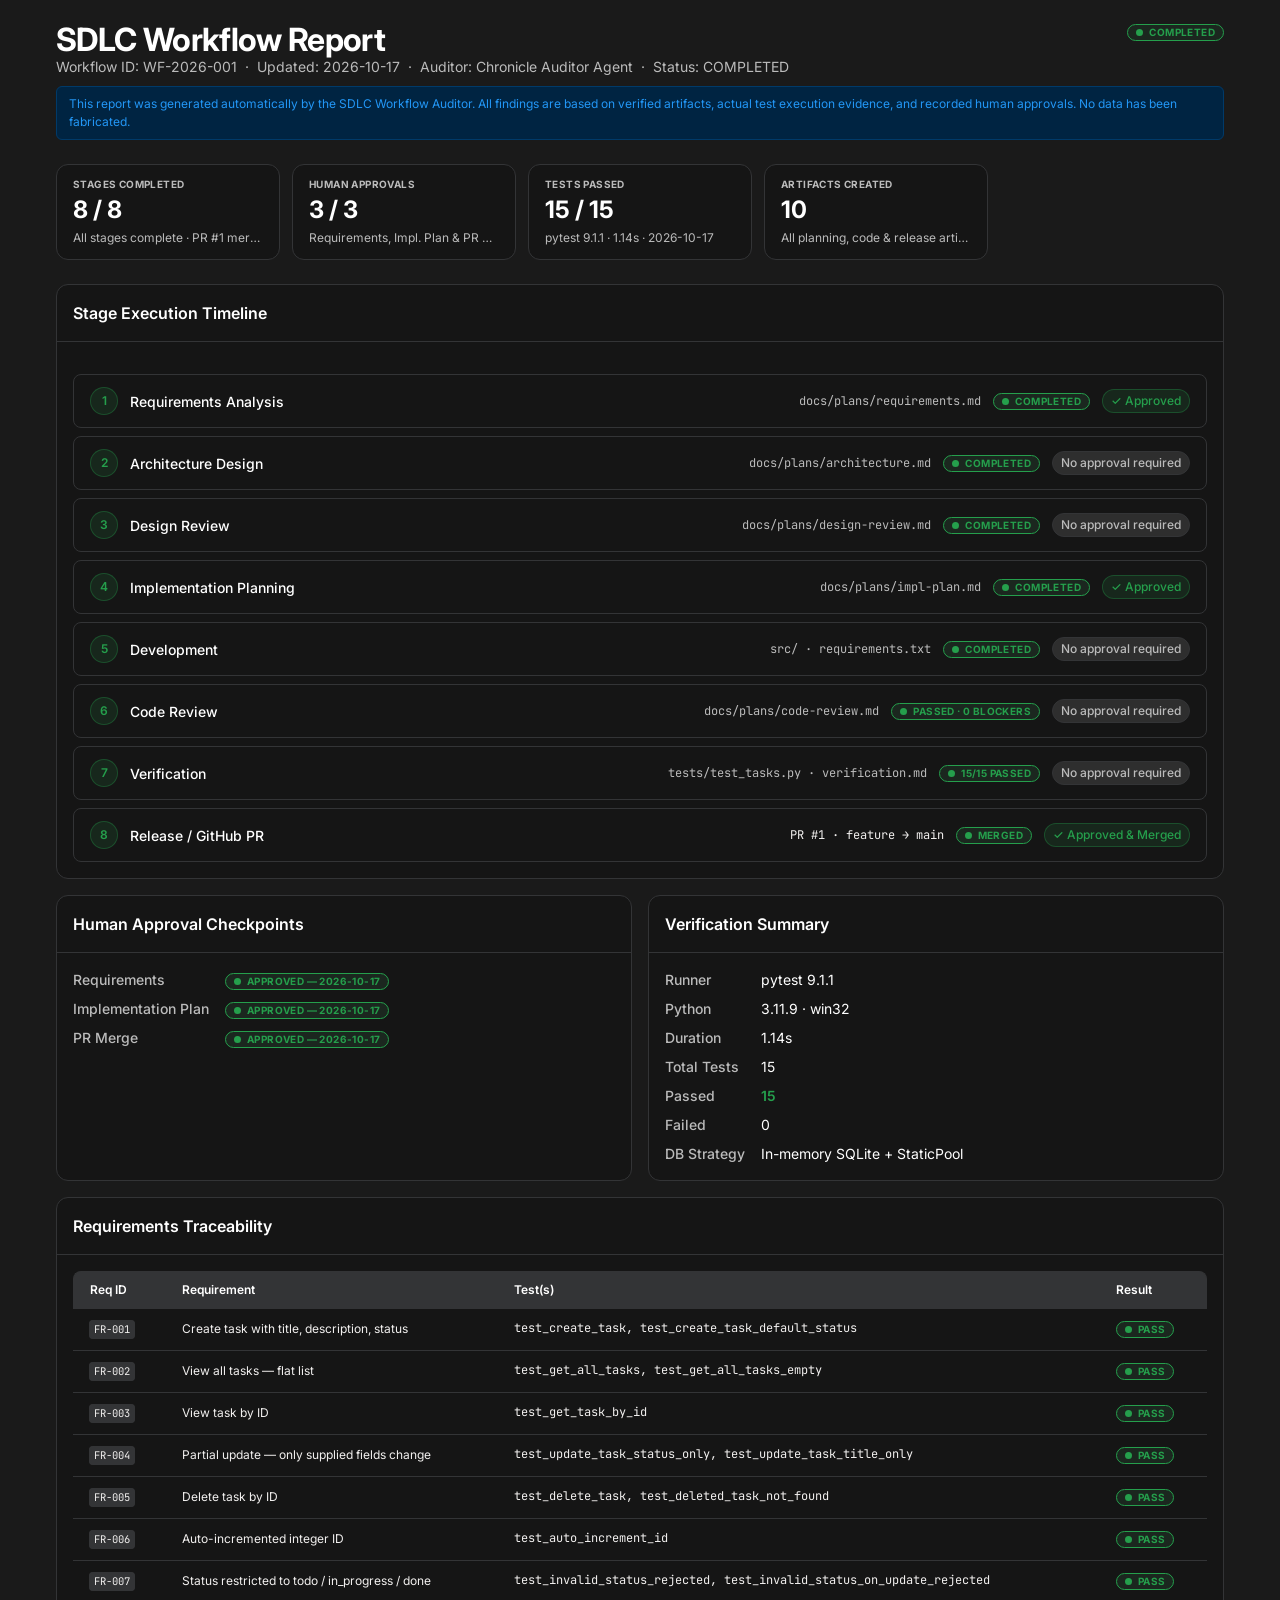
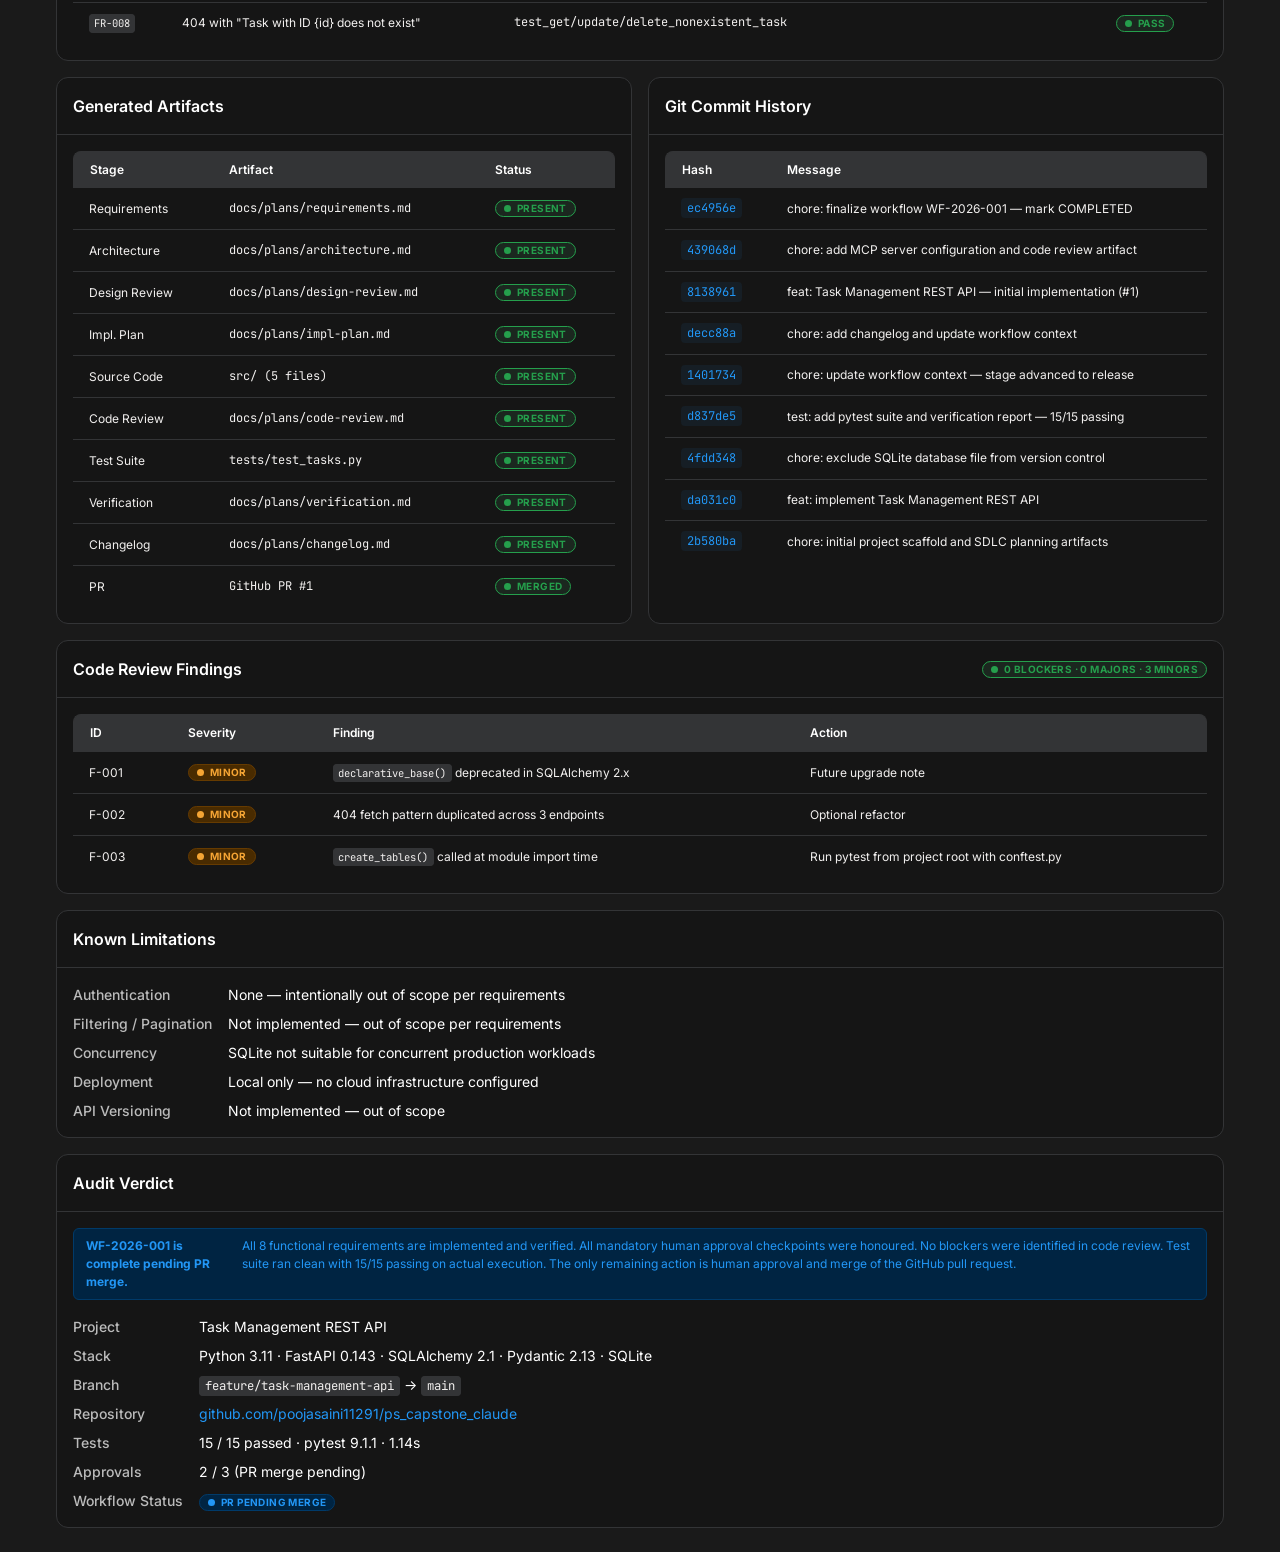
<file: docs/workflow-report-WF-2026-001.html>
<!DOCTYPE html>
<html lang="en">
<head>
  <meta charset="UTF-8">
  <meta name="viewport" content="width=device-width, initial-scale=1.0">
  <title>SDLC Workflow Report — WF-2026-001</title>
  <style>
    @import url(https://fonts.googleapis.com/css2?family=Inter:ital,wght@0,400;0,500;0,600;0,700;1,400&family=JetBrains+Mono:wght@400;500&display=swap);:root{--font-sans:'Inter','Geist',-apple-system,BlinkMacSystemFont,'Segoe UI',Arial,sans-serif;--font-mono:'JetBrains Mono','GeistMono','Fira Code','Courier New',monospace;--text-xs-1:0.625rem;--text-xs:0.75rem;--text-sm-1:0.813rem;--text-sm:0.875rem;--text-base:1rem;--text-h1:2rem;--text-h2:1.5rem;--text-h3:1rem;--text-h4:0.875rem;--text-h5:0.75rem;--lh-h1:2rem;--lh-h2:1.5rem;--lh-h3:1.3125rem;--lh-h4:1.125rem;--lh-h5:1rem;--radius-sm:4px;--radius-md:6px;--radius-lg:8px;--radius-xl:12px;--radius-2xl:16px;--radius-full:9999px;--space-0-5:0.125rem;--space-1:0.25rem;--space-1-5:0.375rem;--space-2:0.5rem;--space-2-5:0.625rem;--space-3:0.75rem;--space-4:1rem;--space-5:1.25rem;--space-6:1.5rem;--space-8:2rem;--shadow-sm:0 1px 2px rgba(0, 0, 0, 0.4);--shadow-md:0 4px 6px -1px rgba(0, 0, 0, 0.5),0 2px 4px -2px rgba(0, 0, 0, 0.3);--shadow-lg:0 10px 15px -3px rgba(0, 0, 0, 0.6),0 4px 6px -4px rgba(0, 0, 0, 0.4);--shadow-sidebar:-1px 0 0 0 rgba(255, 255, 255, 0.1);--transition-fast:120ms ease;--transition-base:200ms ease;--transition-slow:300ms ease;--navbar-width:72px;--navbar-width-expanded:196px;--sidebar-width:308px;--layout-header-height:56px;--card-height:158px;--z-dropdown:30;--z-sticky:40;--z-modal:50;--z-toast:60}:root,:root.dark{--color-bg-page:#1A1A1A;--color-bg-sidebar:#151515;--color-bg-card:#151515;--color-bg-nav:#000000;--color-bg-elevated:#2E2E2E;--color-bg-secondary:#212224;--color-bg-tertiary:#2E3033;--color-bg-quaternary:#333436;--color-bg-hover:#212224;--color-bg-hover-strong:#333436;--color-bg-input:#1A1A1A;--color-bg-input-prefix:#333436;--color-bg-btn-primary:#20222E;--color-bg-btn-primary-h:#262941;--color-bg-pagination-active:#212224;--color-text-primary:#FFFFFF;--color-text-secondary:#F2F0EF;--color-text-tertiary:#CCCCCC;--color-text-muted:#BBBBBB;--color-text-placeholder:#CCCCCC;--color-text-link:#F2F0EF;--color-text-link-hover:#F2F0EF;--color-text-inverse:#FFFFFF;--color-text-heading:#BBBBBB;--color-text-nav:#CCCCCC;--color-border-primary:#333436;--color-border-secondary:#47484A;--color-border-structural:#333436;--color-border-subtle:#4C4C4C;--color-border-accent:#FFFFFF;--color-border-focus:#FFFFFF;--color-border-error:#F9303C;--color-border-panel:#333436;--color-border-btn-secondary:#333436;--color-border-btn-secondary-h:transparent;--color-icon-primary:#FFFFFF;--color-icon-secondary:#CCCCCC;--color-icon-tertiary:#999999;--color-icon-error:#F9303C;--color-success:#259F4C;--color-success-bg:#1B271F;--color-success-border:#259F4C;--color-success-text:#259F4C;--color-error:#F9303C;--color-error-bg:#262121;--color-error-border:#FE3B4C;--color-error-text:#FE3B4C;--color-warning:#F5A534;--color-warning-bg:#492B00;--color-warning-border:#663B00;--color-warning-text:#F5A534;--color-info:#2297F6;--color-info-bg:#002442;--color-info-border:#003A69;--color-info-text:#2297F6;--color-purple:#C084FC;--color-purple-bg:#2D1B3D;--color-purple-border:#2D1B3D;--color-purple-text:#F3E8FF;--color-cyan:#06B6D4;--color-cyan-bg:#003942;--color-cyan-border:#005866;--status-not-started-text:#A0A0A0;--status-not-started-bg:#333333;--status-not-started-border:#4C4C4C;--status-in-progress-text:#2297F6;--status-in-progress-bg:#002442;--status-in-progress-border:#003A69;--status-pending-text:#06B6D4;--status-pending-bg:#003942;--status-pending-border:#005866;--status-success-text:#259F4C;--status-success-bg:#1B271F;--status-success-border:#259F4C;--status-error-text:#FE3B4C;--status-error-bg:#262121;--status-error-border:#FE3B4C;--status-warning-text:#F5A534;--status-warning-bg:#492B00;--status-warning-border:#663B00;--status-advanced-text:#C084FC;--status-advanced-bg:#2D1B3D;--status-advanced-border:#2D1B3D;--gradient-primary-btn:linear-gradient(90deg, #672D92, #547CCC);--gradient-brand:linear-gradient(152deg, #0078C2, #0047FF, #8453D2);--gradient-magical:linear-gradient(90deg, #672D92, #5677C8);--gradient-purple-radial:radial-gradient(271.77% 163.1% at 50% -10.71%, #200E32 0%, #9E00FF 75.14%, #EC56FF 100%);--gradient-switch-off:linear-gradient(to right, #BBB, #666);--gradient-switch-on:linear-gradient(to right, #672C92, #547CCC);--blue-25:#F1F8FF;--blue-50:#D5E7FC;--blue-100:#B2D7FF;--blue-300:#2297F6;--blue-400:#007AFF;--blue-500:#4E32FF;--blue-550:#0C4DAF;--blue-600:#003A69;--blue-800:#002442}.light{--color-bg-page:#F9F9F9;--color-bg-sidebar:#FBFBFB;--color-bg-card:#FFFFFF;--color-bg-nav:#FBFBFB;--color-bg-elevated:#FFFFFF;--color-bg-secondary:#FFFFFF;--color-bg-tertiary:#FBFBFB;--color-bg-quaternary:#B2D7FF;--color-bg-hover:#D5E7FC;--color-bg-hover-strong:#D5E7FC;--color-bg-input:#FFFFFF;--color-bg-input-prefix:#EEEEEE;--color-bg-btn-primary:#D5E7FC;--color-bg-btn-primary-h:#B2D7FF;--color-bg-pagination-active:#D5E7FC;--color-text-primary:#333333;--color-text-secondary:#333333;--color-text-tertiary:#333333;--color-text-muted:#666666;--color-text-placeholder:#999999;--color-text-link:#007AFF;--color-text-link-hover:#0C4DAF;--color-text-inverse:#FFFFFF;--color-text-heading:#007AFF;--color-text-nav:#FFFFFF;--color-border-primary:#CCCCCC;--color-border-secondary:#BBBBBB;--color-border-structural:#E5E5E5;--color-border-subtle:#999999;--color-border-accent:#007AFF;--color-border-focus:#000000;--color-border-error:#F9303C;--color-border-panel:#E5E5E5;--color-border-btn-secondary:transparent;--color-border-btn-secondary-h:#007AFF;--color-icon-primary:#666666;--color-icon-secondary:#333333;--color-icon-tertiary:#707070;--color-icon-error:#F9303C;--color-success:#259F4C;--color-success-bg:#E6F7E6;--color-success-border:#259F4C;--color-success-text:#259F4C;--color-error:#F9303C;--color-error-bg:#F0E2E3;--color-error-border:#FE3B4C;--color-error-text:#FE3B4C;--color-warning:#F5A534;--color-warning-bg:#FAF2E7;--color-warning-border:#F5A534;--color-warning-text:#F5A534;--color-info:#2297F6;--color-info-bg:#D5E7FC;--color-info-border:#2297F6;--color-info-text:#2297F6;--color-purple:#8B5CF6;--color-purple-bg:#F3E8FF;--color-purple-border:#F3E8FF;--color-purple-text:#C084FC;--color-cyan:#06B6D4;--color-cyan-bg:#DFFAFF;--color-cyan-border:#005866;--status-not-started-text:#A0A0A0;--status-not-started-bg:#EEEEEE;--status-not-started-border:#999999;--status-in-progress-text:#2297F6;--status-in-progress-bg:#D5E7FC;--status-in-progress-border:#2297F6;--status-pending-text:#06B6D4;--status-pending-bg:#DFFAFF;--status-pending-border:#06B6D4;--status-success-text:#259F4C;--status-success-bg:#E6F7E6;--status-success-border:#259F4C;--status-error-text:#FE3B4C;--status-error-bg:#F0E2E3;--status-error-border:#FE3B4C;--status-warning-text:#F5A534;--status-warning-bg:#FAF2E7;--status-warning-border:#F5A534;--status-advanced-text:#8B5CF6;--status-advanced-bg:#F3E8FF;--status-advanced-border:#C084FC;--gradient-primary-btn:linear-gradient(90deg, #3676f7, #cc22f2);--gradient-magical:linear-gradient(90deg, #3676f7, #cc22f2);--gradient-switch-off:linear-gradient(to right, #fff, #fff);--gradient-switch-on:linear-gradient(to right, #007AFF, #007AFF);--shadow-sm:0 1px 2px rgba(0, 0, 0, 0.06);--shadow-md:0 4px 6px -1px rgba(0, 0, 0, 0.08),0 2px 4px -2px rgba(0, 0, 0, 0.06);--shadow-lg:0 10px 15px -3px rgba(0, 0, 0, 0.1),0 4px 6px -4px rgba(0, 0, 0, 0.08)}*,::after,::before{box-sizing:border-box;margin:0;padding:0}html{font-size:16px;-webkit-text-size-adjust:100%;scroll-behavior:smooth}body{font-family:var(--font-sans);font-size:var(--text-sm);line-height:1.5;color:var(--color-text-primary);background-color:var(--color-bg-page);-webkit-font-smoothing:antialiased;-moz-osx-font-smoothing:grayscale}a{color:var(--color-text-link);text-decoration:none;transition:color var(--transition-fast)}a:hover{color:var(--color-text-link-hover);text-decoration:underline}::-webkit-scrollbar{width:6px;height:6px}::-webkit-scrollbar-track{background:0 0}::-webkit-scrollbar-thumb{background:var(--color-border-subtle);border-radius:var(--radius-full)}::-webkit-scrollbar-thumb:hover{background:var(--color-border-secondary)}::selection{background:rgba(34,151,246,.3);color:var(--color-text-primary)}:focus-visible{outline:2px solid var(--color-border-focus);outline-offset:2px;border-radius:var(--radius-sm)}img,svg,video{display:block;max-width:100%}ol,ul{list-style:none}code,kbd,pre,samp{font-family:var(--font-mono)}code{font-size:.875em;background:var(--color-bg-quaternary);color:var(--color-text-secondary);padding:.1em .4em;border-radius:var(--radius-sm);border:1px solid var(--color-border-primary)}pre{background:var(--color-bg-quaternary);border:1px solid var(--color-border-primary);border-radius:var(--radius-lg);padding:var(--space-4);overflow-x:auto;font-size:var(--text-xs);line-height:1.6;color:var(--color-text-secondary)}pre code{background:0 0;border:none;padding:0;font-size:inherit}.divider,hr{border:none;border-top:1px solid var(--color-border-structural);margin:var(--space-4) 0}.container{width:100%;max-width:1200px;margin:0 auto;padding:0 var(--space-4)}.section{padding:var(--space-8) 0}.icon-xs{width:12px;height:12px;flex-shrink:0}.icon-sm{width:16px;height:16px;flex-shrink:0}.icon-md{width:18px;height:18px;flex-shrink:0}.icon-lg{width:20px;height:20px;flex-shrink:0}.icon-xl{width:24px;height:24px;flex-shrink:0}.icon-2xl{width:32px;height:32px;flex-shrink:0}.h1,h1{font-size:var(--text-h1);line-height:var(--lh-h1);font-weight:700;color:var(--color-text-primary);letter-spacing:-.02em}.h2,h2{font-size:var(--text-h2);line-height:var(--lh-h2);font-weight:600;color:var(--color-text-primary)}.h3,h3{font-size:var(--text-h3);line-height:var(--lh-h3);font-weight:600;color:var(--color-text-primary)}.h4,h4{font-size:var(--text-h4);line-height:var(--lh-h4);font-weight:600;color:var(--color-text-primary)}.h5,h5{font-size:var(--text-h5);line-height:var(--lh-h5);font-weight:600;color:var(--color-text-primary)}.h6,h6{font-size:var(--text-xs);line-height:1.4;font-weight:600;color:var(--color-text-muted);text-transform:uppercase;letter-spacing:.05em}.section-label{font-size:var(--text-xs);font-weight:600;color:var(--color-text-heading);text-transform:uppercase;letter-spacing:.05em;margin-bottom:var(--space-2)}.text-2xl{font-size:1.5rem}.text-xl{font-size:1.25rem}.text-lg{font-size:1.125rem}.text-base{font-size:var(--text-base)}.text-sm{font-size:var(--text-sm)}.text-sm-1{font-size:var(--text-sm-1)}.text-xs{font-size:var(--text-xs)}.text-xs-1{font-size:var(--text-xs-1)}.font-normal{font-weight:400}.font-medium{font-weight:500}.font-semibold{font-weight:600}.font-bold{font-weight:700}.text-primary{color:var(--color-text-primary)}.text-secondary{color:var(--color-text-secondary)}.text-tertiary{color:var(--color-text-tertiary)}.text-muted{color:var(--color-text-muted)}.text-link{color:var(--color-text-link)}.text-inverse{color:var(--color-text-inverse)}.text-success{color:var(--color-success-text)}.text-error{color:var(--color-error-text)}.text-warning{color:var(--color-warning-text)}.text-info{color:var(--color-info-text)}.uppercase{text-transform:uppercase}.capitalize{text-transform:capitalize}.lowercase{text-transform:lowercase}.truncate{overflow:hidden;text-overflow:ellipsis;white-space:nowrap}.line-clamp-2{display:-webkit-box;-webkit-line-clamp:2;-webkit-box-orient:vertical;overflow:hidden}.line-clamp-3{display:-webkit-box;-webkit-line-clamp:3;-webkit-box-orient:vertical;overflow:hidden}.nowrap{white-space:nowrap}.text-left{text-align:left}.text-center{text-align:center}.text-right{text-align:right}p{color:var(--color-text-secondary);font-size:var(--text-sm);line-height:1.6}p+p{margin-top:var(--space-3)}.caption{font-size:var(--text-xs);color:var(--color-text-muted);line-height:1.4}.mono{font-family:var(--font-mono);font-size:.9em}.btn{display:inline-flex;align-items:center;justify-content:center;gap:var(--space-1-5);font-family:var(--font-sans);font-weight:600;white-space:nowrap;border-radius:var(--radius-lg);border:1px solid transparent;cursor:pointer;transition:background-color var(--transition-base),border-color var(--transition-base),color var(--transition-base),opacity var(--transition-base);text-decoration:none;user-select:none;outline:0;position:relative;overflow:hidden;-webkit-font-smoothing:antialiased}.btn:focus-visible{outline:2px solid var(--color-border-focus);outline-offset:2px}.btn:disabled,.btn[aria-disabled=true]{cursor:not-allowed;opacity:.5;pointer-events:none}.btn-sm{height:24px;padding:0 var(--space-1-5);gap:var(--space-1);font-size:var(--text-xs);line-height:20px}.btn-md{height:28px;padding:0 var(--space-2);gap:var(--space-1-5);font-size:var(--text-xs);line-height:24px}.btn-lg{height:44px;padding:0 var(--space-4);gap:var(--space-2-5);font-size:var(--text-sm);line-height:28px}.btn-primary{background-color:var(--color-bg-btn-primary);color:var(--color-text-secondary);border:1px solid transparent;background-image:linear-gradient(var(--color-bg-btn-primary),var(--color-bg-btn-primary)),var(--gradient-primary-btn);background-origin:border-box;background-clip:padding-box,border-box}.btn-primary:hover:not(:disabled){background-image:linear-gradient(var(--color-bg-btn-primary-h),var(--color-bg-btn-primary-h)),var(--gradient-primary-btn)}.btn-secondary{background-color:var(--color-bg-secondary);color:var(--color-text-secondary);border-color:var(--color-border-btn-secondary)}.btn-secondary:hover:not(:disabled){background-color:var(--color-bg-hover-strong);border-color:var(--color-border-btn-secondary-h)}.btn-base{background-color:var(--color-bg-secondary);color:var(--color-text-primary);border-color:var(--color-border-structural)}.btn-base:hover:not(:disabled){background-color:var(--color-border-structural)}.btn-action{background-color:var(--color-bg-btn-primary);color:var(--color-text-secondary);border-color:var(--color-bg-input-prefix)}.btn-action:hover:not(:disabled){border-color:var(--color-border-btn-secondary-h);background-color:var(--color-bg-btn-primary-h)}.btn-delete{background-color:rgba(254,59,76,.1);color:var(--color-error-text);border-color:var(--color-error-border)}.btn-delete:hover:not(:disabled){background-color:rgba(254,59,76,.15);border-color:var(--color-error)}.btn-ghost,.btn-tertiary{background-color:transparent;color:var(--color-text-primary);border-color:transparent}.btn-ghost:hover:not(:disabled),.btn-tertiary:hover:not(:disabled){background-color:var(--color-border-structural)}.btn-magical{background:var(--gradient-magical);color:var(--color-text-inverse);border-color:var(--color-border-structural)}.btn-magical:hover:not(:disabled){filter:brightness(1.1)}.btn-link{background:0 0;border-color:transparent;color:var(--color-text-link);padding-left:0;padding-right:0;font-weight:500;height:auto}.btn-link:hover:not(:disabled){text-decoration:underline}.btn-icon{padding:0;aspect-ratio:1}.btn-icon.btn-sm{width:24px}.btn-icon.btn-md{width:28px}.btn-icon.btn-lg{width:44px}.btn-full{width:100%}.btn-loading{cursor:wait;pointer-events:none}.btn-loading::after{content:'';position:absolute;inset:0;background:linear-gradient(90deg,transparent 0,rgba(255,255,255,.12) 50%,transparent 100%);background-size:200% 100%;animation:btn-shimmer 1.5s infinite linear}@keyframes btn-shimmer{from{background-position:-200% 0}to{background-position:200% 0}}.btn-group{display:inline-flex;gap:0}.btn-group .btn{border-radius:0}.btn-group .btn:first-child{border-radius:var(--radius-lg) 0 0 var(--radius-lg)}.btn-group .btn:last-child{border-radius:0 var(--radius-lg) var(--radius-lg) 0}.btn-group .btn:not(:first-child){margin-left:-1px}.form-group{display:flex;flex-direction:column;gap:var(--space-1)}.form-label{display:flex;align-items:center;gap:var(--space-0-5);font-size:var(--text-xs);font-weight:500;color:var(--color-text-muted)}.form-label .required{color:var(--color-error);margin-left:1px}.input-wrapper{display:flex;align-items:stretch;min-height:32px;max-height:32px;border:1px solid var(--color-border-primary);border-radius:var(--radius-lg);background-color:var(--color-bg-input);transition:border-color var(--transition-base),box-shadow var(--transition-base);overflow:hidden}.input-wrapper:hover:not(.input-disabled){border-color:var(--color-border-secondary)}.input-wrapper:focus-within:not(.input-disabled){border-color:var(--color-border-secondary)}.input-wrapper.input-error{border-color:var(--color-border-error)}.input-wrapper.input-disabled{opacity:.6;cursor:not-allowed}.form-input{flex:1;background:0 0;border:none;outline:0;font-family:var(--font-sans);font-size:var(--text-sm);color:var(--color-text-primary);padding:0 var(--space-2);min-width:0}.form-input::placeholder{color:var(--color-text-placeholder)}.form-input:disabled{cursor:not-allowed}.input,input.input{display:block;width:100%;height:32px;padding:0 var(--space-2);background-color:var(--color-bg-input);border:1px solid var(--color-border-primary);border-radius:var(--radius-lg);font-family:var(--font-sans);font-size:var(--text-sm);color:var(--color-text-primary);outline:0;transition:border-color var(--transition-base)}.input::placeholder,input.input::placeholder{color:var(--color-text-placeholder)}.input:hover,input.input:hover{border-color:var(--color-border-secondary)}.input:focus,input.input:focus{border-color:var(--color-border-secondary)}.input.input-error,input.input.input-error{border-color:var(--color-border-error)}.input:disabled,input.input:disabled{opacity:.6;cursor:not-allowed}.input-lg{height:40px;font-size:var(--text-base);padding:0 var(--space-3)}.input-prefix,.input-suffix{display:flex;align-items:center;padding:0 var(--space-2);font-size:var(--text-xs);color:var(--color-text-tertiary);background-color:var(--color-bg-input-prefix);white-space:nowrap;flex-shrink:0;border-right:1px solid var(--color-border-subtle)}.input-suffix{border-right:none;border-left:1px solid var(--color-border-subtle)}.input-adornment{display:flex;align-items:center;padding:0 var(--space-2);color:var(--color-icon-tertiary);flex-shrink:0}.textarea,textarea.textarea{display:block;width:100%;min-height:80px;max-height:384px;padding:var(--space-2-5) var(--space-3);background-color:var(--color-bg-input);border:1px solid var(--color-border-primary);border-radius:var(--radius-lg);font-family:var(--font-sans);font-size:var(--text-sm);color:var(--color-text-primary);outline:0;resize:vertical;line-height:1.5;transition:border-color var(--transition-base)}.textarea::placeholder,textarea.textarea::placeholder{color:var(--color-text-placeholder)}.textarea:hover,textarea.textarea:hover{border-color:var(--color-border-secondary)}.textarea:focus,textarea.textarea:focus{border-color:var(--color-border-secondary)}.textarea.textarea-error,textarea.textarea.textarea-error{border-color:var(--color-border-error)}.textarea:disabled,textarea.textarea:disabled{background-color:var(--color-bg-secondary);color:var(--color-text-tertiary);cursor:not-allowed;opacity:.7}.select-trigger{display:flex;align-items:center;justify-content:space-between;height:32px;padding:0 var(--space-2);background-color:var(--color-bg-input);border:1px solid var(--color-border-primary);border-radius:var(--radius-lg);font-family:var(--font-sans);font-size:var(--text-sm);color:var(--color-text-primary);cursor:pointer;user-select:none;transition:border-color var(--transition-base);gap:var(--space-2)}.select-trigger:hover{border-color:var(--color-border-secondary)}.select-trigger.select-open{border-color:var(--color-border-secondary)}.select-trigger .select-arrow{color:var(--color-icon-tertiary);flex-shrink:0;transition:transform var(--transition-base)}.select-trigger.select-open .select-arrow{transform:rotate(180deg)}select.select{display:block;width:100%;height:32px;padding:0 var(--space-2);background-color:var(--color-bg-input);border:1px solid var(--color-border-primary);border-radius:var(--radius-lg);font-family:var(--font-sans);font-size:var(--text-sm);color:var(--color-text-primary);outline:0;cursor:pointer;appearance:none;background-image:url("data:image/svg+xml,%3Csvg xmlns='http://www.w3.org/2000/svg' width='12' height='12' viewBox='0 0 24 24' fill='none' stroke='%23999' stroke-width='2'%3E%3Cpath d='M6 9l6 6 6-6'/%3E%3C/svg%3E");background-repeat:no-repeat;background-position:right 8px center;padding-right:28px}select.select:hover{border-color:var(--color-border-secondary)}select.select:focus{border-color:var(--color-border-secondary)}.select-panel{position:absolute;z-index:var(--z-dropdown);min-width:160px;max-width:256px;margin-top:var(--space-2);padding:var(--space-1-5);background-color:var(--color-bg-elevated);border:1px solid var(--color-border-panel);border-radius:var(--radius-lg);box-shadow:var(--shadow-md);max-height:240px;overflow-y:auto}.select-option{display:block;padding:var(--space-1-5) var(--space-2-5);font-size:var(--text-sm);color:var(--color-text-primary);border-radius:var(--radius-md);cursor:pointer;transition:background-color var(--transition-fast);white-space:nowrap;overflow:hidden;text-overflow:ellipsis}.select-option:hover{background-color:var(--color-bg-hover-strong)}.select-option.selected{background-color:var(--color-bg-hover);font-weight:500}.checkbox-wrapper{display:inline-flex;align-items:center;gap:var(--space-2);cursor:pointer;user-select:none}.checkbox-wrapper input[type=checkbox]{position:absolute;opacity:0;width:0;height:0}.checkbox-box{display:flex;align-items:center;justify-content:center;width:20px;height:20px;flex-shrink:0;border-radius:var(--radius-md);border:2px solid var(--color-border-primary);background-color:var(--color-bg-elevated);transition:border-color var(--transition-fast),background-color var(--transition-fast)}.checkbox-wrapper:hover .checkbox-box{border-color:var(--color-border-secondary)}.checkbox-wrapper input[type=checkbox]:checked+.checkbox-box{border-color:var(--color-text-primary);background-color:var(--color-text-primary)}.checkbox-check{display:none;width:12px;height:12px;color:var(--color-bg-page)}.checkbox-wrapper input[type=checkbox]:checked+.checkbox-box .checkbox-check{display:block}.checkbox-label{font-size:var(--text-sm);color:var(--color-text-primary)}.checkbox-wrapper.disabled{opacity:.6;cursor:not-allowed;pointer-events:none}.radio-wrapper{display:inline-flex;align-items:center;gap:var(--space-2);cursor:pointer;user-select:none}.radio-wrapper input[type=radio]{position:absolute;opacity:0;width:0;height:0}.radio-dot{display:flex;align-items:center;justify-content:center;width:18px;height:18px;flex-shrink:0;border-radius:var(--radius-full);border:2px solid var(--color-border-primary);background-color:var(--color-bg-elevated);transition:border-color var(--transition-fast),background-color var(--transition-fast)}.radio-dot::after{content:'';width:8px;height:8px;border-radius:var(--radius-full);background-color:var(--color-bg-page);opacity:0;transition:opacity var(--transition-fast)}.radio-wrapper:hover .radio-dot{border-color:var(--color-border-secondary)}.radio-wrapper input[type=radio]:checked+.radio-dot{border-color:var(--color-text-primary);background-color:var(--color-text-primary)}.radio-wrapper input[type=radio]:checked+.radio-dot::after{opacity:1}.radio-label{font-size:var(--text-sm);color:var(--color-text-primary)}.switch-wrapper{display:inline-flex;align-items:center;gap:var(--space-2);cursor:pointer;user-select:none}.switch-wrapper input[type=checkbox]{position:absolute;opacity:0;width:0;height:0}.switch-track{position:relative;width:32px;height:16px;border-radius:var(--radius-full);background:var(--gradient-switch-off);border:1px solid var(--color-border-primary);transition:background var(--transition-base),border-color var(--transition-base);flex-shrink:0}.switch-wrapper input[type=checkbox]:checked+.switch-track{background:var(--gradient-switch-on);border-color:var(--color-border-accent)}.switch-knob{position:absolute;top:1px;left:2px;width:12px;height:12px;border-radius:var(--radius-full);background-color:#ccc;transition:transform var(--transition-base),background-color var(--transition-base);pointer-events:none}.switch-wrapper input[type=checkbox]:checked~.switch-track .switch-knob{transform:translateX(16px);background-color:#fff}.switch-track.switch-on .switch-knob{transform:translateX(16px);background-color:#fff}.switch-label{font-size:var(--text-xs);color:var(--color-text-muted);transition:color var(--transition-fast)}.switch-wrapper:hover .switch-label{color:var(--color-border-accent)}.form-error{font-size:var(--text-sm);color:var(--color-error-text);display:flex;align-items:center;gap:var(--space-1);margin-top:var(--space-0-5)}.form-helper{font-size:var(--text-xs);color:var(--color-text-muted);margin-top:var(--space-0-5)}.search-input-wrapper{position:relative;display:flex;align-items:center}.search-input-wrapper .search-icon{position:absolute;left:var(--space-2);color:var(--color-icon-tertiary);pointer-events:none}.search-input-wrapper input{padding-left:28px}.card{display:flex;flex-direction:column;background-color:var(--color-bg-card);border:1px solid var(--color-border-structural);border-radius:var(--radius-xl);overflow:hidden;transition:border-color var(--transition-base),box-shadow var(--transition-base)}.card:hover{border-color:var(--color-border-secondary)}.card-fixed{height:var(--card-height)}.card-header{display:flex;align-items:center;justify-content:space-between;padding:var(--space-4);border-bottom:1px solid var(--color-border-structural)}.card-body{flex:1;padding:var(--space-4);overflow:hidden}.card-footer{padding:var(--space-3) var(--space-4);border-top:1px solid var(--color-border-structural);display:flex;align-items:center;gap:var(--space-2)}.card-title{font-size:var(--text-base);font-weight:600;color:var(--color-text-primary);overflow:hidden;text-overflow:ellipsis;white-space:nowrap}.card-subtitle{font-size:var(--text-xs);color:var(--color-text-muted);white-space:nowrap;overflow:hidden;text-overflow:ellipsis}.card-description{font-size:var(--text-xs);color:var(--color-text-tertiary);display:-webkit-box;-webkit-line-clamp:2;-webkit-box-orient:vertical;overflow:hidden}.panel{background-color:var(--color-bg-secondary);border:1px solid var(--color-border-panel);border-radius:var(--radius-lg);overflow:hidden}.panel-header{display:flex;align-items:center;justify-content:space-between;padding:var(--space-3) var(--space-4);border-bottom:1px solid var(--color-border-structural);background-color:var(--color-bg-tertiary)}.panel-body{padding:var(--space-4)}.badge{display:inline-flex;align-items:center;gap:var(--space-1-5);padding:0 var(--space-2);height:17px;line-height:17px;border-radius:var(--radius-full);border:1px solid;font-size:var(--text-xs-1);font-weight:700;text-transform:uppercase;letter-spacing:.04em;white-space:nowrap;user-select:none;flex-shrink:0}.badge-dot{width:7px;height:7px;border-radius:var(--radius-full);flex-shrink:0;display:inline-block}.badge-not-started{background-color:var(--status-not-started-bg);color:var(--status-not-started-text);border-color:var(--status-not-started-border)}.badge-not-started .badge-dot{background-color:var(--status-not-started-text)}.badge-in-progress{background-color:var(--status-in-progress-bg);color:var(--status-in-progress-text);border-color:var(--status-in-progress-border)}.badge-in-progress .badge-dot{background-color:var(--status-in-progress-text);animation:badge-pulse 2s cubic-bezier(.4,0,.6,1) infinite}.badge-pending{background-color:var(--status-pending-bg);color:var(--status-pending-text);border-color:var(--status-pending-border)}.badge-pending .badge-dot{background-color:var(--status-pending-text)}.badge-success{background-color:var(--status-success-bg);color:var(--status-success-text);border-color:var(--status-success-border)}.badge-success .badge-dot{background-color:var(--status-success-text)}.badge-error{background-color:var(--status-error-bg);color:var(--status-error-text);border-color:var(--status-error-border)}.badge-error .badge-dot{background-color:var(--status-error-text)}.badge-warning{background-color:var(--status-warning-bg);color:var(--status-warning-text);border-color:var(--status-warning-border)}.badge-warning .badge-dot{background-color:var(--status-warning-text)}.badge-advanced{background-color:var(--status-advanced-bg);color:var(--status-advanced-text);border-color:var(--status-advanced-border)}.badge-advanced .badge-dot{background-color:var(--status-advanced-text)}@keyframes badge-pulse{0%,100%{opacity:1}50%{opacity:.4}}.tag{display:inline-flex;align-items:center;gap:var(--space-1);padding:var(--space-1) var(--space-2);border-radius:var(--radius-lg);border:1px solid var(--color-border-secondary);background-color:var(--color-bg-secondary);font-size:var(--text-xs);font-weight:600;color:var(--color-text-tertiary);white-space:nowrap;user-select:none}.tag-sm{padding:1px var(--space-1-5);font-size:var(--text-xs-1);border-radius:var(--radius-md)}.tag-blue{background-color:var(--color-info-bg);border-color:var(--color-info-border);color:var(--color-info-text)}.tag-green{background-color:var(--color-success-bg);border-color:var(--color-success-border);color:var(--color-success-text)}.tag-red{background-color:var(--color-error-bg);border-color:var(--color-error-border);color:var(--color-error-text)}.tag-yellow{background-color:var(--color-warning-bg);border-color:var(--color-warning-border);color:var(--color-warning-text)}.tag-purple{background-color:var(--color-purple-bg);border-color:var(--color-purple-border);color:var(--color-purple-text)}.alert{display:flex;align-items:flex-start;gap:var(--space-2);padding:var(--space-2) var(--space-3);border-radius:var(--radius-md);border:1px solid;font-size:var(--text-xs);line-height:1.5}.alert-icon{flex-shrink:0;margin-top:1px}.alert-info{background-color:var(--color-info-bg);border-color:var(--color-info-border);color:var(--color-info-text)}.alert-success{background-color:var(--color-success-bg);border-color:var(--color-success-border);color:var(--color-success-text)}.alert-warning{background-color:var(--color-warning-bg);border-color:var(--color-warning-border);color:var(--color-warning-text)}.alert-error{background-color:var(--color-error-bg);border-color:var(--color-error-border);color:var(--color-error-text)}.avatar{display:flex;align-items:center;justify-content:center;border-radius:var(--radius-full);border:1px solid var(--color-border-secondary);background-color:var(--color-bg-elevated);overflow:hidden;flex-shrink:0;user-select:none;font-weight:600;color:#fff;font-size:var(--text-xs)}.avatar img{width:100%;height:100%;object-fit:cover;border-radius:var(--radius-full)}.avatar-xs{width:20px;height:20px;font-size:8px;border-width:1px}.avatar-sm{width:24px;height:24px;font-size:9px;border-width:1px}.avatar-md{width:32px;height:32px;font-size:var(--text-xs)}.avatar-chat{width:40px;height:40px;font-size:var(--text-sm)}.avatar-lg{width:72px;height:72px;font-size:var(--text-h3);border-width:2px}.avatar-xl{width:96px;height:96px;font-size:var(--text-h2);border-width:2px}.avatar-modal{width:176px;height:176px;font-size:var(--text-h1);border-width:2px}.avatar-color-0{background-color:#aa47bc}.avatar-color-1{background-color:#7a1fa2}.avatar-color-2{background-color:#6b8592}.avatar-color-3{background-color:#465a65}.avatar-color-4{background-color:#ec407a}.avatar-color-5{background-color:#c2175b}.avatar-color-6{background-color:#5c6bc0}.avatar-color-7{background-color:#0288d1}.avatar-color-8{background-color:#00579c}.avatar-color-9{background-color:#0098a6}.avatar-color-10{background-color:#00887a}.avatar-color-11{background-color:#004c3f}.avatar-color-12{background-color:#689f39}.avatar-color-13{background-color:#33691e}.avatar-color-14{background-color:#8c6e63}.avatar-color-15{background-color:#5d4038}.avatar-color-16{background-color:#7e57c2}.avatar-color-17{background-color:#512da7}.avatar-color-18{background-color:#ef6c00}.avatar-color-19{background-color:#f5511e}.avatar-color-20{background-color:#aa3410}.avatar-group{display:flex;align-items:center}.avatar-group .avatar{margin-left:-8px}.avatar-group .avatar:first-child{margin-left:0}.spinner{display:inline-block;border-radius:var(--radius-full);border-style:solid;border-color:var(--color-border-secondary);border-top-color:var(--color-text-primary);animation:spinner-spin .8s linear infinite;flex-shrink:0}.spinner-xs{width:12px;height:12px;border-width:1.5px}.spinner-sm{width:16px;height:16px;border-width:2px}.spinner-md{width:24px;height:24px;border-width:2px}.spinner-lg{width:32px;height:32px;border-width:3px}.spinner-xl{width:48px;height:48px;border-width:3px}.spinner-page{display:flex;justify-content:center;align-items:center;min-height:200px}@keyframes spinner-spin{to{transform:rotate(360deg)}}.progress-track{position:relative;overflow:hidden;background-color:var(--color-bg-tertiary);border-radius:68px;border:1px solid var(--color-border-secondary);width:85px;height:14px}.progress-fill{height:100%;background:var(--gradient-primary-btn);border-radius:68px;transition:width .2s ease-out}.progress-label{position:absolute;left:50%;top:50%;transform:translate(-50%,-50%);font-size:9px;line-height:10px;font-weight:600;color:var(--color-text-primary);white-space:nowrap}.progress-bar{width:100%;height:4px;background-color:var(--color-bg-tertiary);border-radius:var(--radius-full);overflow:hidden}.progress-bar .progress-fill{height:4px;border-radius:var(--radius-full)}.tooltip-wrapper{position:relative;display:inline-flex}.tooltip{position:absolute;z-index:var(--z-toast);bottom:calc(100% + 8px);left:50%;transform:translateX(-50%);background-color:var(--color-bg-elevated);color:var(--color-text-primary);padding:var(--space-2) var(--space-3);border-radius:var(--radius-md);font-size:var(--text-xs);line-height:1;white-space:nowrap;box-shadow:var(--shadow-md);pointer-events:none;opacity:0;transition:opacity var(--transition-fast)}.tooltip-wrapper:hover .tooltip{opacity:1}.tooltip-right{bottom:auto;top:50%;left:calc(100% + 8px);transform:translateY(-50%)}.tooltip-bottom{bottom:auto;top:calc(100% + 8px)}.empty-state{display:flex;flex-direction:column;align-items:center;justify-content:center;padding:var(--space-8) var(--space-4);text-align:center;gap:var(--space-3)}.empty-state-icon{color:var(--color-icon-tertiary);margin-bottom:var(--space-1)}.empty-state-title{font-size:var(--text-h4);font-weight:600;color:var(--color-text-primary)}.empty-state-description{font-size:var(--text-sm);color:var(--color-text-muted);max-width:320px}.chip{display:inline-flex;align-items:center;gap:var(--space-1);padding:2px var(--space-1-5);border-radius:var(--radius-full);background-color:var(--color-bg-quaternary);border:1px solid var(--color-border-primary);font-size:var(--text-xs);color:var(--color-text-secondary)}.chip-close{display:flex;align-items:center;justify-content:center;width:14px;height:14px;border-radius:var(--radius-full);background:0 0;border:none;color:var(--color-icon-tertiary);cursor:pointer;padding:0;transition:color var(--transition-fast),background-color var(--transition-fast)}.chip-close:hover{color:var(--color-text-primary);background-color:var(--color-bg-hover)}.stat-card{display:flex;flex-direction:column;gap:var(--space-1);padding:var(--space-3) var(--space-4);background-color:var(--color-bg-card);border:1px solid var(--color-border-structural);border-radius:var(--radius-xl);min-width:0}.stat-card-label{font-size:var(--text-xs-1);font-weight:700;text-transform:uppercase;letter-spacing:.04em;color:var(--color-text-muted);white-space:nowrap;overflow:hidden;text-overflow:ellipsis}.stat-card-value{font-size:var(--text-h2);font-weight:700;line-height:1.2;color:var(--color-text-primary)}.stat-card-desc{font-size:var(--text-xs);color:var(--color-text-muted);white-space:nowrap;overflow:hidden;text-overflow:ellipsis}.stat-grid{display:grid;grid-template-columns:repeat(auto-fill,minmax(200px,1fr));gap:var(--space-3)}.dl-grid{display:grid;grid-template-columns:max-content 1fr;gap:var(--space-2) var(--space-4);font-size:var(--text-sm)}.dl-grid dt{color:var(--color-text-muted);font-weight:500;white-space:nowrap}.dl-grid dd{color:var(--color-text-primary)}.table-wrapper{width:100%;overflow-x:auto}.table,table.table{width:100%;border-collapse:separate;border-spacing:0;font-size:var(--text-xs);line-height:1.3}.table thead tr th{text-align:left;padding:var(--space-2-5) var(--space-4);font-weight:600;color:var(--color-text-primary);background-color:var(--color-bg-quaternary);border-top:1px solid var(--color-border-structural);border-bottom:1px solid var(--color-border-structural);white-space:nowrap;position:sticky;top:0;z-index:1}.table thead tr th:first-child{border-left:1px solid var(--color-border-structural);border-radius:var(--radius-lg) 0 0 0}.table thead tr th:last-child{border-right:1px solid var(--color-border-structural);border-radius:0 var(--radius-lg) 0 0}.table tbody tr td{padding:var(--space-3) var(--space-4);color:var(--color-text-secondary);border-bottom:1px solid var(--color-border-structural);vertical-align:middle}.table tbody tr:hover td{background-color:var(--color-bg-hover)}.table tbody tr:last-child td{border-bottom:none}.th-sortable{cursor:pointer;user-select:none;gap:var(--space-1)}.th-sortable:hover{color:var(--color-text-link)}.sort-icon{display:inline-flex;flex-direction:column;gap:1px;color:var(--color-icon-tertiary);flex-shrink:0}.th-sortable.sort-asc .sort-icon,.th-sortable.sort-desc .sort-icon{color:var(--color-text-primary)}.td-number{text-align:right;font-variant-numeric:tabular-nums}.tabs{display:flex;flex-direction:column}.tabs-list{display:flex;align-items:stretch;border-bottom:1px solid var(--color-border-panel);flex-shrink:0}.tab-item{display:inline-flex;align-items:center;justify-content:center;gap:var(--space-2);padding:var(--space-2) var(--space-2);padding-bottom:var(--space-4);font-size:var(--text-sm);color:var(--color-text-primary);cursor:pointer;border-bottom:2px solid transparent;transition:border-color var(--transition-base),color var(--transition-base);text-decoration:none;white-space:nowrap;user-select:none;background:0 0;border-top:none;border-left:none;border-right:none;font-family:var(--font-sans)}.tab-item:hover{border-bottom-color:var(--color-text-tertiary)}.tab-item.active,.tab-item[aria-selected=true]{border-bottom-color:var(--color-text-primary);font-weight:600;cursor:default}.tabs-sm .tab-item{font-size:var(--text-xs);padding:var(--space-2-5);padding-bottom:var(--space-2-5)}.tabs-panel{flex:1;padding-top:var(--space-4)}.pagination{display:flex;align-items:center;gap:var(--space-2);font-size:var(--text-sm);padding:var(--space-3) 0;border-top:1px solid var(--color-border-structural)}.pagination-info{color:var(--color-text-muted);font-size:var(--text-h5);margin-right:auto}.page-btn{display:flex;align-items:center;justify-content:center;height:32px;min-width:32px;padding:0 var(--space-2);background-color:var(--color-bg-secondary);border:1px solid var(--color-border-structural);border-radius:var(--radius-lg);color:var(--color-text-link);font-size:var(--text-h5);cursor:pointer;transition:border-color var(--transition-fast),background-color var(--transition-fast);user-select:none;text-decoration:none;font-family:var(--font-sans);font-weight:400}.page-btn:hover:not(.disabled){border-color:var(--color-border-accent)}.page-btn.active{border-color:var(--color-border-accent);background-color:var(--color-bg-pagination-active);font-weight:600}.page-btn.disabled{opacity:.4;cursor:not-allowed;pointer-events:none}.modal-overlay{position:fixed;inset:0;background-color:rgba(0,0,0,.5);display:flex;align-items:center;justify-content:center;z-index:var(--z-modal);padding:var(--space-4)}.modal{display:flex;flex-direction:column;background-color:var(--color-bg-elevated);border:1px solid var(--color-border-panel);border-radius:var(--radius-lg);box-shadow:var(--shadow-lg);max-height:95vh;width:100%;overflow:hidden}.modal-sm{max-width:400px}.modal-md{max-width:512px}.modal-lg{max-width:720px}.modal-xl{max-width:1024px}.modal-full{max-width:90vw}.modal-header{display:flex;align-items:center;justify-content:space-between;gap:var(--space-4);padding:var(--space-3) var(--space-4);border-bottom:1px solid var(--color-border-structural);flex-shrink:0}.modal-title{font-size:var(--text-base);font-weight:600;color:var(--color-text-primary)}.modal-close{display:flex;align-items:center;justify-content:center;width:28px;height:28px;border-radius:var(--radius-lg);border:none;background:0 0;color:var(--color-icon-tertiary);cursor:pointer;transition:color var(--transition-fast),background-color var(--transition-fast);flex-shrink:0}.modal-close:hover{color:var(--color-text-primary);background-color:var(--color-bg-quaternary)}.modal-body{flex:1;padding:var(--space-4);overflow-y:auto}.modal-footer{display:flex;align-items:center;justify-content:flex-end;gap:var(--space-3);padding:var(--space-4);border-top:1px solid var(--color-border-structural);flex-shrink:0;background-color:var(--color-bg-elevated);border-radius:0 0 var(--radius-lg) var(--radius-lg)}.nav-sidebar{display:flex;flex-direction:column;gap:var(--space-0-5);padding:var(--space-2)}.nav-item{display:flex;align-items:center;gap:var(--space-2);padding:var(--space-2) var(--space-3);border-radius:var(--radius-lg);font-size:var(--text-sm);color:var(--color-text-nav);cursor:pointer;transition:background-color var(--transition-fast),color var(--transition-fast);text-decoration:none;user-select:none;white-space:nowrap;overflow:hidden}.nav-item:hover{background-color:var(--color-bg-hover);color:var(--color-text-primary)}.nav-item.active{background-color:var(--color-bg-secondary);color:var(--color-text-primary);font-weight:500}.nav-item .nav-icon{flex-shrink:0;color:var(--color-icon-tertiary);transition:color var(--transition-fast)}.nav-item.active .nav-icon,.nav-item:hover .nav-icon{color:var(--color-icon-primary)}.nav-group-label{padding:var(--space-2) var(--space-3) var(--space-1);font-size:var(--text-xs);font-weight:600;color:var(--color-text-muted);text-transform:uppercase;letter-spacing:.05em}.app-shell{display:flex;min-height:100vh}.app-navbar{width:var(--navbar-width);min-height:100vh;background-color:var(--color-bg-nav);display:flex;flex-direction:column;align-items:center;padding:var(--space-3) 0;flex-shrink:0;border-right:1px solid var(--color-border-structural)}.app-sidebar{width:var(--sidebar-width);min-height:100vh;background-color:var(--color-bg-sidebar);display:flex;flex-direction:column;border-right:1px solid var(--color-border-structural);flex-shrink:0}.app-content{flex:1;display:flex;flex-direction:column;min-width:0;overflow:hidden}.app-header{height:var(--layout-header-height);display:flex;align-items:center;padding:0 var(--space-4);border-bottom:1px solid var(--color-border-structural);background-color:var(--color-bg-page);flex-shrink:0;gap:var(--space-4)}.app-main{flex:1;padding:var(--space-4);overflow-y:auto}.hidden{display:none!important}.block{display:block}.inline{display:inline}.inline-block{display:inline-block}.flex{display:flex}.inline-flex{display:inline-flex}.grid{display:grid}.flex-col{flex-direction:column}.flex-row{flex-direction:row}.flex-wrap{flex-wrap:wrap}.flex-nowrap{flex-wrap:nowrap}.flex-1{flex:1}.flex-auto{flex:auto}.flex-none{flex:none}.flex-shrink-0{flex-shrink:0}.grow{flex-grow:1}.items-start{align-items:flex-start}.items-center{align-items:center}.items-end{align-items:flex-end}.items-stretch{align-items:stretch}.justify-start{justify-content:flex-start}.justify-center{justify-content:center}.justify-end{justify-content:flex-end}.justify-between{justify-content:space-between}.grid-2{grid-template-columns:repeat(2,minmax(0,1fr))}.grid-3{grid-template-columns:repeat(3,minmax(0,1fr))}.grid-4{grid-template-columns:repeat(4,minmax(0,1fr))}.grid-auto-fill-sm{grid-template-columns:repeat(auto-fill,minmax(200px,1fr))}.grid-auto-fill-md{grid-template-columns:repeat(auto-fill,minmax(280px,1fr))}.grid-auto-fill-lg{grid-template-columns:repeat(auto-fill,minmax(320px,1fr))}.gap-1{gap:var(--space-1)}.gap-2{gap:var(--space-2)}.gap-3{gap:var(--space-3)}.gap-4{gap:var(--space-4)}.gap-5{gap:var(--space-5)}.gap-6{gap:var(--space-6)}.gap-8{gap:var(--space-8)}.gap-x-2{column-gap:var(--space-2)}.gap-x-3{column-gap:var(--space-3)}.gap-x-4{column-gap:var(--space-4)}.gap-y-2{row-gap:var(--space-2)}.gap-y-3{row-gap:var(--space-3)}.gap-y-4{row-gap:var(--space-4)}.p-1{padding:var(--space-1)}.p-2{padding:var(--space-2)}.p-3{padding:var(--space-3)}.p-4{padding:var(--space-4)}.p-6{padding:var(--space-6)}.p-8{padding:var(--space-8)}.px-2{padding-left:var(--space-2);padding-right:var(--space-2)}.px-3{padding-left:var(--space-3);padding-right:var(--space-3)}.px-4{padding-left:var(--space-4);padding-right:var(--space-4)}.py-1{padding-top:var(--space-1);padding-bottom:var(--space-1)}.py-2{padding-top:var(--space-2);padding-bottom:var(--space-2)}.py-3{padding-top:var(--space-3);padding-bottom:var(--space-3)}.py-4{padding-top:var(--space-4);padding-bottom:var(--space-4)}.pt-2{padding-top:var(--space-2)}.pt-4{padding-top:var(--space-4)}.pt-8{padding-top:var(--space-8)}.pb-2{padding-bottom:var(--space-2)}.pb-4{padding-bottom:var(--space-4)}.m-auto{margin:auto}.mx-auto{margin-left:auto;margin-right:auto}.ml-auto{margin-left:auto}.mr-auto{margin-right:auto}.mt-1{margin-top:var(--space-1)}.mt-2{margin-top:var(--space-2)}.mt-3{margin-top:var(--space-3)}.mt-4{margin-top:var(--space-4)}.mt-6{margin-top:var(--space-6)}.mt-8{margin-top:var(--space-8)}.mb-1{margin-bottom:var(--space-1)}.mb-2{margin-bottom:var(--space-2)}.mb-3{margin-bottom:var(--space-3)}.mb-4{margin-bottom:var(--space-4)}.mb-6{margin-bottom:var(--space-6)}.w-full{width:100%}.w-auto{width:auto}.h-full{height:100%}.min-h-screen{min-height:100vh}.min-w-0{min-width:0}.max-w-sm{max-width:384px}.max-w-md{max-width:512px}.max-w-lg{max-width:720px}.max-w-xl{max-width:960px}.max-w-full{max-width:100%}.overflow-hidden{overflow:hidden}.overflow-auto{overflow:auto}.overflow-x-auto{overflow-x:auto}.overflow-y-auto{overflow-y:auto}.overflow-visible{overflow:visible}.relative{position:relative}.absolute{position:absolute}.fixed{position:fixed}.sticky{position:sticky}.inset-0{inset:0}.top-0{top:0}.bottom-0{bottom:0}.left-0{left:0}.right-0{right:0}.z-10{z-index:10}.z-20{z-index:20}.z-30{z-index:var(--z-dropdown)}.z-50{z-index:var(--z-modal)}.z-60{z-index:var(--z-toast)}.rounded-sm{border-radius:var(--radius-sm)}.rounded-md{border-radius:var(--radius-md)}.rounded-lg{border-radius:var(--radius-lg)}.rounded-xl{border-radius:var(--radius-xl)}.rounded-2xl{border-radius:var(--radius-2xl)}.rounded-full{border-radius:var(--radius-full)}.bg-page{background-color:var(--color-bg-page)}.bg-card{background-color:var(--color-bg-card)}.bg-elevated{background-color:var(--color-bg-elevated)}.bg-secondary{background-color:var(--color-bg-secondary)}.bg-tertiary{background-color:var(--color-bg-tertiary)}.bg-success{background-color:var(--color-success-bg)}.bg-error{background-color:var(--color-error-bg)}.bg-warning{background-color:var(--color-warning-bg)}.bg-info{background-color:var(--color-info-bg)}.bg-brand{background:var(--gradient-brand)}.bg-magical{background:var(--gradient-magical)}.bg-purple-radial{background:var(--gradient-purple-radial)}.border{border:1px solid var(--color-border-structural)}.border-top{border-top:1px solid var(--color-border-structural)}.border-bottom{border-bottom:1px solid var(--color-border-structural)}.border-left{border-left:1px solid var(--color-border-structural)}.border-right{border-right:1px solid var(--color-border-structural)}.border-none{border:none}.cursor-pointer{cursor:pointer}.cursor-default{cursor:default}.cursor-not-allowed{cursor:not-allowed}.cursor-wait{cursor:wait}.pointer-none{pointer-events:none}.opacity-0{opacity:0}.opacity-50{opacity:.5}.opacity-60{opacity:.6}.opacity-100{opacity:1}.select-none{user-select:none}.select-text{user-select:text}.shadow-sm{box-shadow:var(--shadow-sm)}.shadow-md{box-shadow:var(--shadow-md)}.shadow-lg{box-shadow:var(--shadow-lg)}.transition{transition:all var(--transition-base)}.transition-colors{transition:color var(--transition-base),background-color var(--transition-base),border-color var(--transition-base)}

    .stage-timeline {
      display: flex;
      flex-direction: column;
      gap: var(--space-2);
      margin-top: var(--space-4);
    }
    .stage-row {
      display: flex;
      align-items: center;
      gap: var(--space-3);
      padding: var(--space-3) var(--space-4);
      border-radius: var(--radius-lg);
      border: 1px solid var(--color-border-structural);
      background: var(--color-bg-card);
    }
    .stage-number {
      width: 28px;
      height: 28px;
      border-radius: var(--radius-full);
      background: var(--color-bg-elevated);
      border: 1px solid var(--color-border-structural);
      display: flex;
      align-items: center;
      justify-content: center;
      font-size: var(--text-xs);
      font-weight: 600;
      color: var(--color-text-muted);
      flex-shrink: 0;
    }
    .stage-number.done {
      background: #259F4C22;
      border-color: #259F4C55;
      color: #259F4C;
    }
    .stage-number.pending {
      background: #2297F622;
      border-color: #2297F655;
      color: #2297F6;
    }
    .stage-name {
      flex: 1;
      font-size: var(--text-sm);
      font-weight: 500;
      color: var(--color-text-primary);
    }
    .stage-artifact {
      font-size: var(--text-xs);
      color: var(--color-text-muted);
      font-family: var(--font-mono);
    }
    .approval-indicator {
      font-size: var(--text-xs);
      padding: 2px 8px;
      border-radius: var(--radius-full);
      font-weight: 500;
    }
    .approval-yes {
      background: #259F4C22;
      color: #259F4C;
      border: 1px solid #259F4C55;
    }
    .approval-no {
      background: var(--color-bg-elevated);
      color: var(--color-text-muted);
      border: 1px solid var(--color-border-structural);
    }
    .approval-pending {
      background: #F5A53422;
      color: #F5A534;
      border: 1px solid #F5A53455;
    }
    .test-row {
      display: flex;
      align-items: center;
      justify-content: space-between;
      padding: var(--space-2) 0;
      border-bottom: 1px solid var(--color-border-structural);
      font-size: var(--text-xs);
    }
    .test-row:last-child { border-bottom: none; }
    .test-name { color: var(--color-text-secondary); font-family: var(--font-mono); }
    .test-pass { color: #259F4C; font-weight: 600; }
    .commit-hash {
      font-family: var(--font-mono);
      font-size: var(--text-xs);
      color: #2297F6;
      background: #2297F611;
      padding: 2px 6px;
      border-radius: var(--radius-sm);
    }
  </style>
</head>
<body class="p-6">
  <div class="container">

    <!-- Header -->
    <div style="display:flex; align-items:flex-start; justify-content:space-between; margin-bottom: var(--space-2);">
      <div>
        <h1>SDLC Workflow Report</h1>
        <p class="text-muted">Workflow ID: WF-2026-001 &nbsp;·&nbsp; Updated: 2026-10-17 &nbsp;·&nbsp; Auditor: Chronicle Auditor Agent &nbsp;·&nbsp; Status: COMPLETED</p>
      </div>
      <span class="badge badge-success"><span class="badge-dot"></span>COMPLETED</span>
    </div>

    <div class="alert alert-info" style="margin-bottom: var(--space-6);">
      This report was generated automatically by the SDLC Workflow Auditor. All findings are based on verified artifacts, actual test execution evidence, and recorded human approvals. No data has been fabricated.
    </div>

    <!-- KPI Summary -->
    <div class="stat-grid" style="margin-bottom: var(--space-6);">
      <div class="stat-card">
        <span class="stat-card-label">STAGES COMPLETED</span>
        <span class="stat-card-value">8 / 8</span>
        <span class="stat-card-desc">All stages complete · PR #1 merged</span>
      </div>
      <div class="stat-card">
        <span class="stat-card-label">HUMAN APPROVALS</span>
        <span class="stat-card-value">3 / 3</span>
        <span class="stat-card-desc">Requirements, Impl. Plan &amp; PR Merge approved</span>
      </div>
      <div class="stat-card">
        <span class="stat-card-label">TESTS PASSED</span>
        <span class="stat-card-value">15 / 15</span>
        <span class="stat-card-desc">pytest 9.1.1 · 1.14s · 2026-10-17</span>
      </div>
      <div class="stat-card">
        <span class="stat-card-label">ARTIFACTS CREATED</span>
        <span class="stat-card-value">10</span>
        <span class="stat-card-desc">All planning, code &amp; release artifacts present</span>
      </div>
    </div>

    <!-- Stage Timeline -->
    <div class="card mb-4">
      <div class="card-header">
        <div class="card-title">Stage Execution Timeline</div>
      </div>
      <div class="card-body">
        <div class="stage-timeline">

          <div class="stage-row">
            <div class="stage-number done">1</div>
            <div class="stage-name">Requirements Analysis</div>
            <span class="stage-artifact">docs/plans/requirements.md</span>
            <span class="badge badge-success"><span class="badge-dot"></span>Completed</span>
            <span class="approval-indicator approval-yes">✓ Approved</span>
          </div>

          <div class="stage-row">
            <div class="stage-number done">2</div>
            <div class="stage-name">Architecture Design</div>
            <span class="stage-artifact">docs/plans/architecture.md</span>
            <span class="badge badge-success"><span class="badge-dot"></span>Completed</span>
            <span class="approval-indicator approval-no">No approval required</span>
          </div>

          <div class="stage-row">
            <div class="stage-number done">3</div>
            <div class="stage-name">Design Review</div>
            <span class="stage-artifact">docs/plans/design-review.md</span>
            <span class="badge badge-success"><span class="badge-dot"></span>Completed</span>
            <span class="approval-indicator approval-no">No approval required</span>
          </div>

          <div class="stage-row">
            <div class="stage-number done">4</div>
            <div class="stage-name">Implementation Planning</div>
            <span class="stage-artifact">docs/plans/impl-plan.md</span>
            <span class="badge badge-success"><span class="badge-dot"></span>Completed</span>
            <span class="approval-indicator approval-yes">✓ Approved</span>
          </div>

          <div class="stage-row">
            <div class="stage-number done">5</div>
            <div class="stage-name">Development</div>
            <span class="stage-artifact">src/ · requirements.txt</span>
            <span class="badge badge-success"><span class="badge-dot"></span>Completed</span>
            <span class="approval-indicator approval-no">No approval required</span>
          </div>

          <div class="stage-row">
            <div class="stage-number done">6</div>
            <div class="stage-name">Code Review</div>
            <span class="stage-artifact">docs/plans/code-review.md</span>
            <span class="badge badge-success"><span class="badge-dot"></span>Passed · 0 Blockers</span>
            <span class="approval-indicator approval-no">No approval required</span>
          </div>

          <div class="stage-row">
            <div class="stage-number done">7</div>
            <div class="stage-name">Verification</div>
            <span class="stage-artifact">tests/test_tasks.py · verification.md</span>
            <span class="badge badge-success"><span class="badge-dot"></span>15/15 Passed</span>
            <span class="approval-indicator approval-no">No approval required</span>
          </div>

          <div class="stage-row">
            <div class="stage-number done">8</div>
            <div class="stage-name">Release / GitHub PR</div>
            <span class="stage-artifact"><a href="https://github.com/poojasaini11291/ps_capstone_claude/pull/1" style="color:var(--color-text-link)">PR #1 · feature → main</a></span>
            <span class="badge badge-success"><span class="badge-dot"></span>Merged</span>
            <span class="approval-indicator approval-yes">✓ Approved &amp; Merged</span>
          </div>

        </div>
      </div>
    </div>

    <!-- Two-column row: Approvals + Test Results -->
    <div style="display:grid; grid-template-columns:1fr 1fr; gap: var(--space-4); margin-bottom: var(--space-4);">

      <!-- Human Approvals -->
      <div class="card">
        <div class="card-header">
          <div class="card-title">Human Approval Checkpoints</div>
        </div>
        <div class="card-body">
          <dl class="dl-grid">
            <dt>Requirements</dt>
            <dd><span class="badge badge-success"><span class="badge-dot"></span>Approved — 2026-10-17</span></dd>
            <dt>Implementation Plan</dt>
            <dd><span class="badge badge-success"><span class="badge-dot"></span>Approved — 2026-10-17</span></dd>
            <dt>PR Merge</dt>
            <dd><span class="badge badge-success"><span class="badge-dot"></span>Approved — 2026-10-17</span></dd>
          </dl>
        </div>
      </div>

      <!-- Test Summary -->
      <div class="card">
        <div class="card-header">
          <div class="card-title">Verification Summary</div>
        </div>
        <div class="card-body">
          <dl class="dl-grid">
            <dt>Runner</dt><dd>pytest 9.1.1</dd>
            <dt>Python</dt><dd>3.11.9 · win32</dd>
            <dt>Duration</dt><dd>1.14s</dd>
            <dt>Total Tests</dt><dd>15</dd>
            <dt>Passed</dt><dd style="color:#259F4C; font-weight:600;">15</dd>
            <dt>Failed</dt><dd>0</dd>
            <dt>DB Strategy</dt><dd>In-memory SQLite + StaticPool</dd>
          </dl>
        </div>
      </div>

    </div>

    <!-- Requirements Traceability -->
    <div class="card mb-4">
      <div class="card-header">
        <div class="card-title">Requirements Traceability</div>
      </div>
      <div class="card-body">
        <div class="table-wrapper">
          <table class="table">
            <thead>
              <tr>
                <th>Req ID</th>
                <th>Requirement</th>
                <th>Test(s)</th>
                <th>Result</th>
              </tr>
            </thead>
            <tbody>
              <tr>
                <td><code>FR-001</code></td>
                <td>Create task with title, description, status</td>
                <td class="stage-artifact">test_create_task, test_create_task_default_status</td>
                <td><span class="badge badge-success"><span class="badge-dot"></span>PASS</span></td>
              </tr>
              <tr>
                <td><code>FR-002</code></td>
                <td>View all tasks — flat list</td>
                <td class="stage-artifact">test_get_all_tasks, test_get_all_tasks_empty</td>
                <td><span class="badge badge-success"><span class="badge-dot"></span>PASS</span></td>
              </tr>
              <tr>
                <td><code>FR-003</code></td>
                <td>View task by ID</td>
                <td class="stage-artifact">test_get_task_by_id</td>
                <td><span class="badge badge-success"><span class="badge-dot"></span>PASS</span></td>
              </tr>
              <tr>
                <td><code>FR-004</code></td>
                <td>Partial update — only supplied fields change</td>
                <td class="stage-artifact">test_update_task_status_only, test_update_task_title_only</td>
                <td><span class="badge badge-success"><span class="badge-dot"></span>PASS</span></td>
              </tr>
              <tr>
                <td><code>FR-005</code></td>
                <td>Delete task by ID</td>
                <td class="stage-artifact">test_delete_task, test_deleted_task_not_found</td>
                <td><span class="badge badge-success"><span class="badge-dot"></span>PASS</span></td>
              </tr>
              <tr>
                <td><code>FR-006</code></td>
                <td>Auto-incremented integer ID</td>
                <td class="stage-artifact">test_auto_increment_id</td>
                <td><span class="badge badge-success"><span class="badge-dot"></span>PASS</span></td>
              </tr>
              <tr>
                <td><code>FR-007</code></td>
                <td>Status restricted to todo / in_progress / done</td>
                <td class="stage-artifact">test_invalid_status_rejected, test_invalid_status_on_update_rejected</td>
                <td><span class="badge badge-success"><span class="badge-dot"></span>PASS</span></td>
              </tr>
              <tr>
                <td><code>FR-008</code></td>
                <td>404 with "Task with ID {id} does not exist"</td>
                <td class="stage-artifact">test_get/update/delete_nonexistent_task</td>
                <td><span class="badge badge-success"><span class="badge-dot"></span>PASS</span></td>
              </tr>
            </tbody>
          </table>
        </div>
      </div>
    </div>

    <!-- Artifacts + Git History side by side -->
    <div style="display:grid; grid-template-columns:1fr 1fr; gap: var(--space-4); margin-bottom: var(--space-4);">

      <!-- Artifacts -->
      <div class="card">
        <div class="card-header">
          <div class="card-title">Generated Artifacts</div>
        </div>
        <div class="card-body">
          <div class="table-wrapper">
            <table class="table">
              <thead><tr><th>Stage</th><th>Artifact</th><th>Status</th></tr></thead>
              <tbody>
                <tr><td>Requirements</td><td class="stage-artifact">docs/plans/requirements.md</td><td><span class="badge badge-success"><span class="badge-dot"></span>Present</span></td></tr>
                <tr><td>Architecture</td><td class="stage-artifact">docs/plans/architecture.md</td><td><span class="badge badge-success"><span class="badge-dot"></span>Present</span></td></tr>
                <tr><td>Design Review</td><td class="stage-artifact">docs/plans/design-review.md</td><td><span class="badge badge-success"><span class="badge-dot"></span>Present</span></td></tr>
                <tr><td>Impl. Plan</td><td class="stage-artifact">docs/plans/impl-plan.md</td><td><span class="badge badge-success"><span class="badge-dot"></span>Present</span></td></tr>
                <tr><td>Source Code</td><td class="stage-artifact">src/ (5 files)</td><td><span class="badge badge-success"><span class="badge-dot"></span>Present</span></td></tr>
                <tr><td>Code Review</td><td class="stage-artifact">docs/plans/code-review.md</td><td><span class="badge badge-success"><span class="badge-dot"></span>Present</span></td></tr>
                <tr><td>Test Suite</td><td class="stage-artifact">tests/test_tasks.py</td><td><span class="badge badge-success"><span class="badge-dot"></span>Present</span></td></tr>
                <tr><td>Verification</td><td class="stage-artifact">docs/plans/verification.md</td><td><span class="badge badge-success"><span class="badge-dot"></span>Present</span></td></tr>
                <tr><td>Changelog</td><td class="stage-artifact">docs/plans/changelog.md</td><td><span class="badge badge-success"><span class="badge-dot"></span>Present</span></td></tr>
                <tr><td>PR</td><td class="stage-artifact"><a href="https://github.com/poojasaini11291/ps_capstone_claude/pull/1" style="color:var(--color-text-link)">GitHub PR #1</a></td><td><span class="badge badge-success"><span class="badge-dot"></span>Merged</span></td></tr>
              </tbody>
            </table>
          </div>
        </div>
      </div>

      <!-- Git History -->
      <div class="card">
        <div class="card-header">
          <div class="card-title">Git Commit History</div>
        </div>
        <div class="card-body">
          <div class="table-wrapper">
            <table class="table">
              <thead><tr><th>Hash</th><th>Message</th></tr></thead>
              <tbody>
                <tr>
                  <td><span class="commit-hash">ec4956e</span></td>
                  <td style="font-size:var(--text-xs)">chore: finalize workflow WF-2026-001 — mark COMPLETED</td>
                </tr>
                <tr>
                  <td><span class="commit-hash">439068d</span></td>
                  <td style="font-size:var(--text-xs)">chore: add MCP server configuration and code review artifact</td>
                </tr>
                <tr>
                  <td><span class="commit-hash">8138961</span></td>
                  <td style="font-size:var(--text-xs)">feat: Task Management REST API — initial implementation (#1)</td>
                </tr>
                <tr>
                  <td><span class="commit-hash">decc88a</span></td>
                  <td style="font-size:var(--text-xs)">chore: add changelog and update workflow context</td>
                </tr>
                <tr>
                  <td><span class="commit-hash">1401734</span></td>
                  <td style="font-size:var(--text-xs)">chore: update workflow context — stage advanced to release</td>
                </tr>
                <tr>
                  <td><span class="commit-hash">d837de5</span></td>
                  <td style="font-size:var(--text-xs)">test: add pytest suite and verification report — 15/15 passing</td>
                </tr>
                <tr>
                  <td><span class="commit-hash">4fdd348</span></td>
                  <td style="font-size:var(--text-xs)">chore: exclude SQLite database file from version control</td>
                </tr>
                <tr>
                  <td><span class="commit-hash">da031c0</span></td>
                  <td style="font-size:var(--text-xs)">feat: implement Task Management REST API</td>
                </tr>
                <tr>
                  <td><span class="commit-hash">2b580ba</span></td>
                  <td style="font-size:var(--text-xs)">chore: initial project scaffold and SDLC planning artifacts</td>
                </tr>
              </tbody>
            </table>
          </div>
        </div>
      </div>

    </div>

    <!-- Code Review Findings -->
    <div class="card mb-4">
      <div class="card-header">
        <div class="card-title">Code Review Findings</div>
        <span class="badge badge-success"><span class="badge-dot"></span>0 Blockers · 0 Majors · 3 Minors</span>
      </div>
      <div class="card-body">
        <div class="table-wrapper">
          <table class="table">
            <thead><tr><th>ID</th><th>Severity</th><th>Finding</th><th>Action</th></tr></thead>
            <tbody>
              <tr>
                <td>F-001</td>
                <td><span class="badge badge-warning"><span class="badge-dot"></span>Minor</span></td>
                <td style="font-size:var(--text-xs)"><code>declarative_base()</code> deprecated in SQLAlchemy 2.x</td>
                <td style="font-size:var(--text-xs)">Future upgrade note</td>
              </tr>
              <tr>
                <td>F-002</td>
                <td><span class="badge badge-warning"><span class="badge-dot"></span>Minor</span></td>
                <td style="font-size:var(--text-xs)">404 fetch pattern duplicated across 3 endpoints</td>
                <td style="font-size:var(--text-xs)">Optional refactor</td>
              </tr>
              <tr>
                <td>F-003</td>
                <td><span class="badge badge-warning"><span class="badge-dot"></span>Minor</span></td>
                <td style="font-size:var(--text-xs)"><code>create_tables()</code> called at module import time</td>
                <td style="font-size:var(--text-xs)">Run pytest from project root with conftest.py</td>
              </tr>
            </tbody>
          </table>
        </div>
      </div>
    </div>

    <!-- Known Limitations -->
    <div class="card mb-4">
      <div class="card-header">
        <div class="card-title">Known Limitations</div>
      </div>
      <div class="card-body">
        <dl class="dl-grid">
          <dt>Authentication</dt><dd>None — intentionally out of scope per requirements</dd>
          <dt>Filtering / Pagination</dt><dd>Not implemented — out of scope per requirements</dd>
          <dt>Concurrency</dt><dd>SQLite not suitable for concurrent production workloads</dd>
          <dt>Deployment</dt><dd>Local only — no cloud infrastructure configured</dd>
          <dt>API Versioning</dt><dd>Not implemented — out of scope</dd>
        </dl>
      </div>
    </div>

    <!-- Final Verdict -->
    <div class="card">
      <div class="card-header">
        <div class="card-title">Audit Verdict</div>
      </div>
      <div class="card-body">
        <div class="alert alert-info">
          <strong>WF-2026-001 is complete pending PR merge.</strong> All 8 functional requirements are implemented and verified. All mandatory human approval checkpoints were honoured. No blockers were identified in code review. Test suite ran clean with 15/15 passing on actual execution. The only remaining action is human approval and merge of the GitHub pull request.
        </div>
        <dl class="dl-grid" style="margin-top: var(--space-4);">
          <dt>Project</dt><dd>Task Management REST API</dd>
          <dt>Stack</dt><dd>Python 3.11 · FastAPI 0.143 · SQLAlchemy 2.1 · Pydantic 2.13 · SQLite</dd>
          <dt>Branch</dt><dd><code>feature/task-management-api</code> → <code>main</code></dd>
          <dt>Repository</dt><dd><a href="https://github.com/poojasaini11291/ps_capstone_claude" style="color:#2297F6;">github.com/poojasaini11291/ps_capstone_claude</a></dd>
          <dt>Tests</dt><dd>15 / 15 passed · pytest 9.1.1 · 1.14s</dd>
          <dt>Approvals</dt><dd>2 / 3 (PR merge pending)</dd>
          <dt>Workflow Status</dt><dd><span class="badge badge-in-progress"><span class="badge-dot"></span>PR Pending Merge</span></dd>
        </dl>
      </div>
    </div>

  </div>
</body>
</html>
</file>
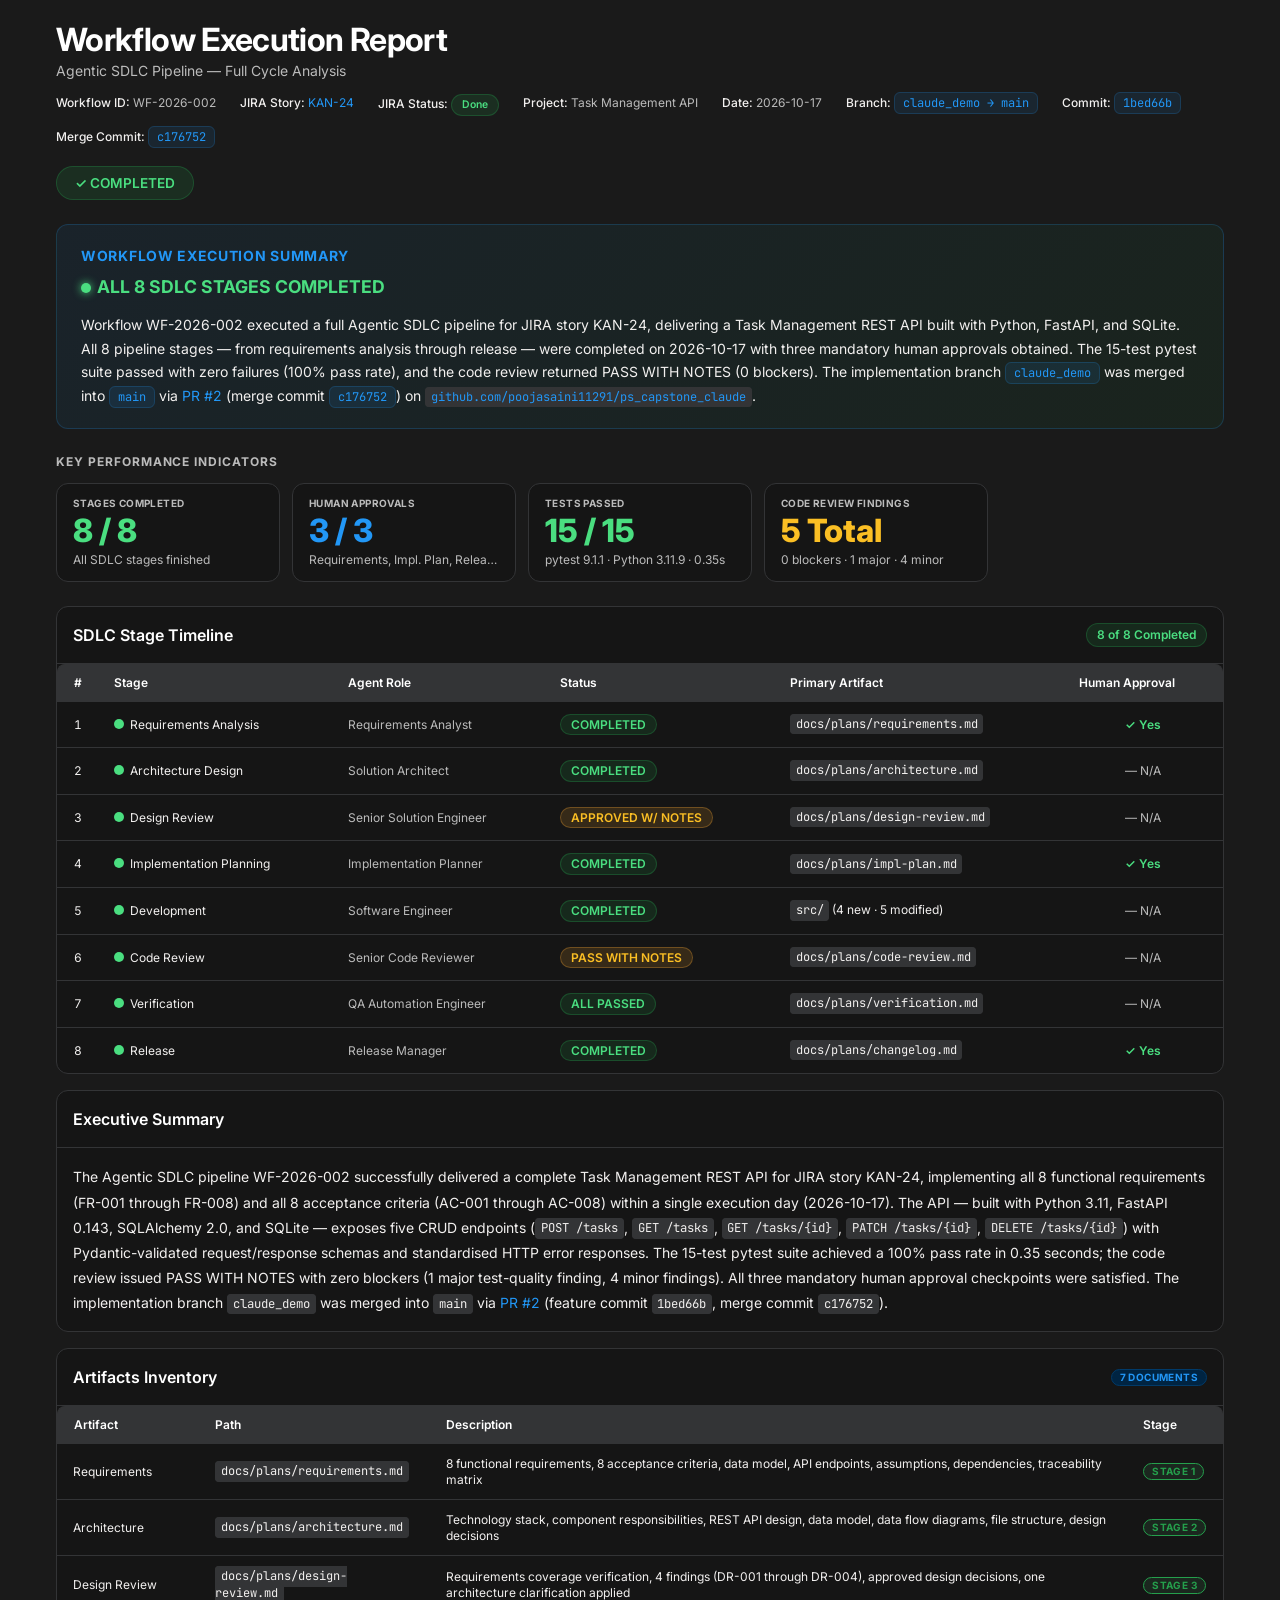
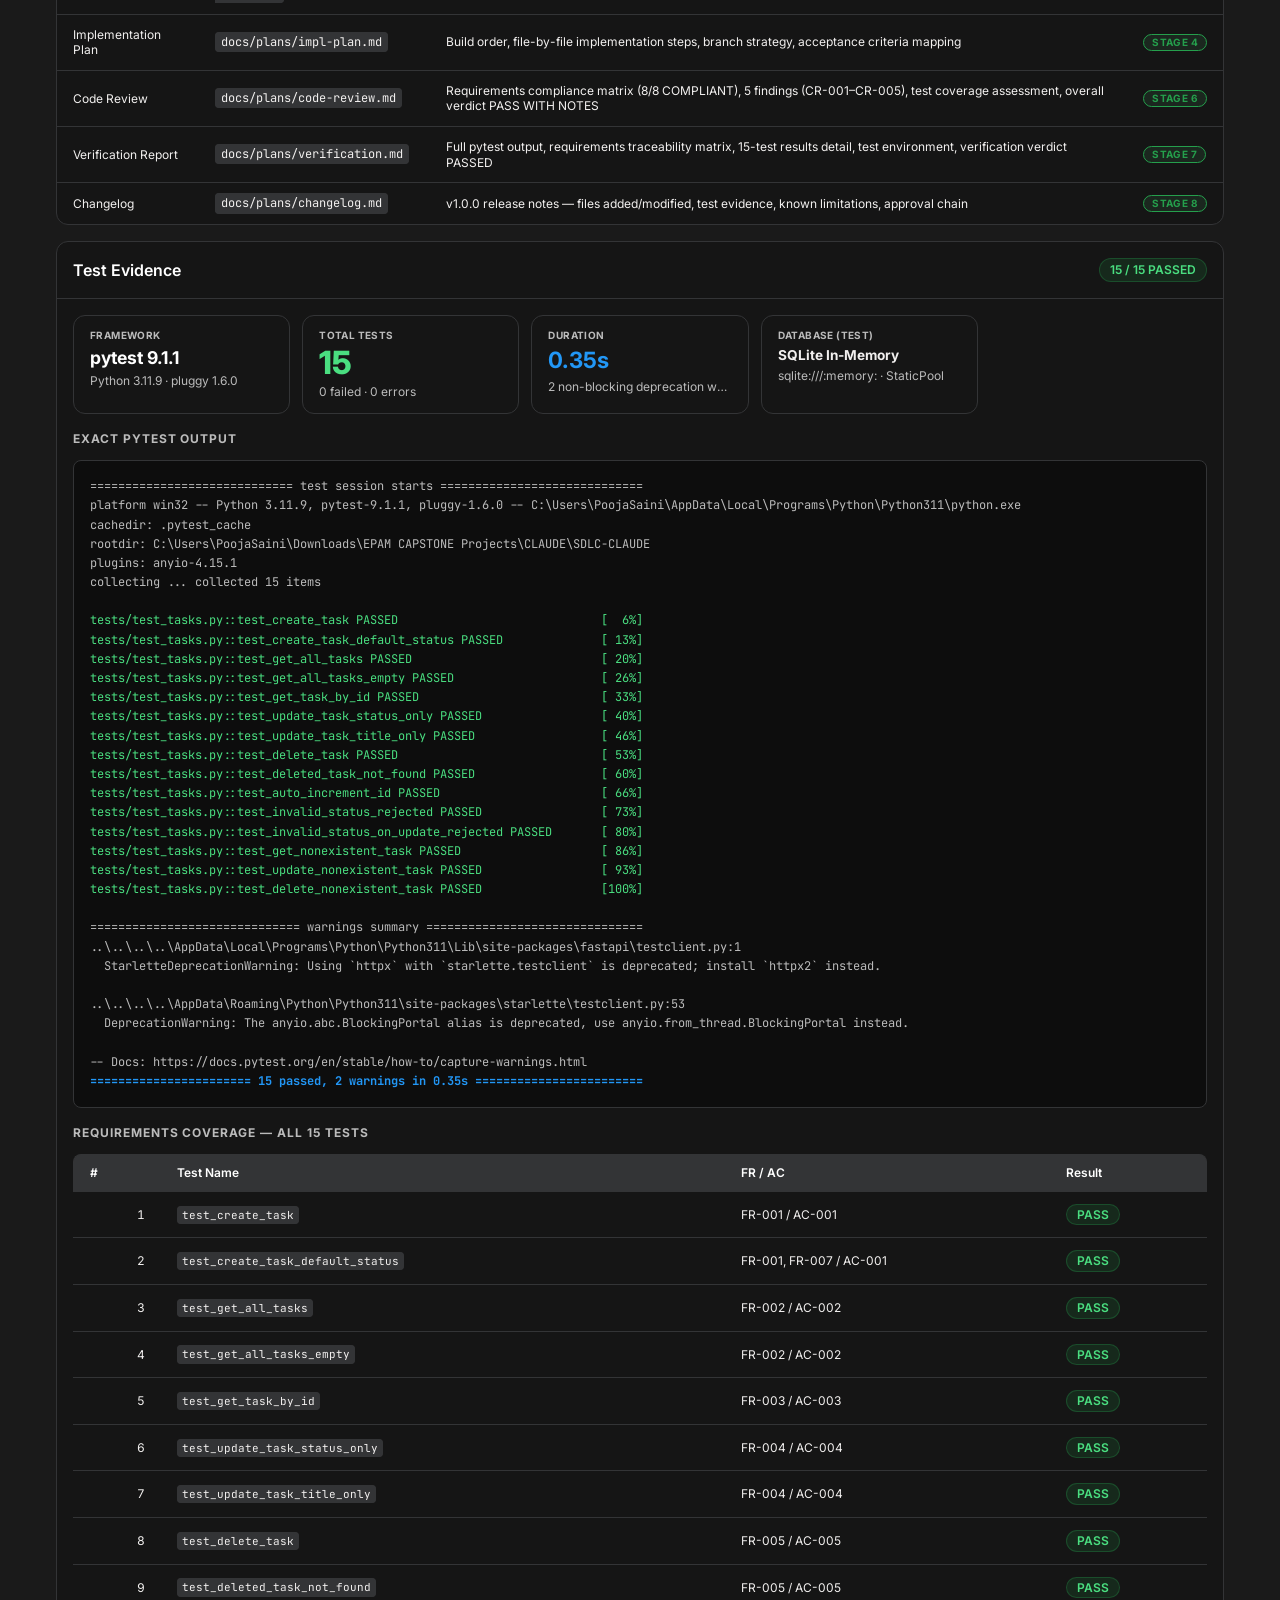
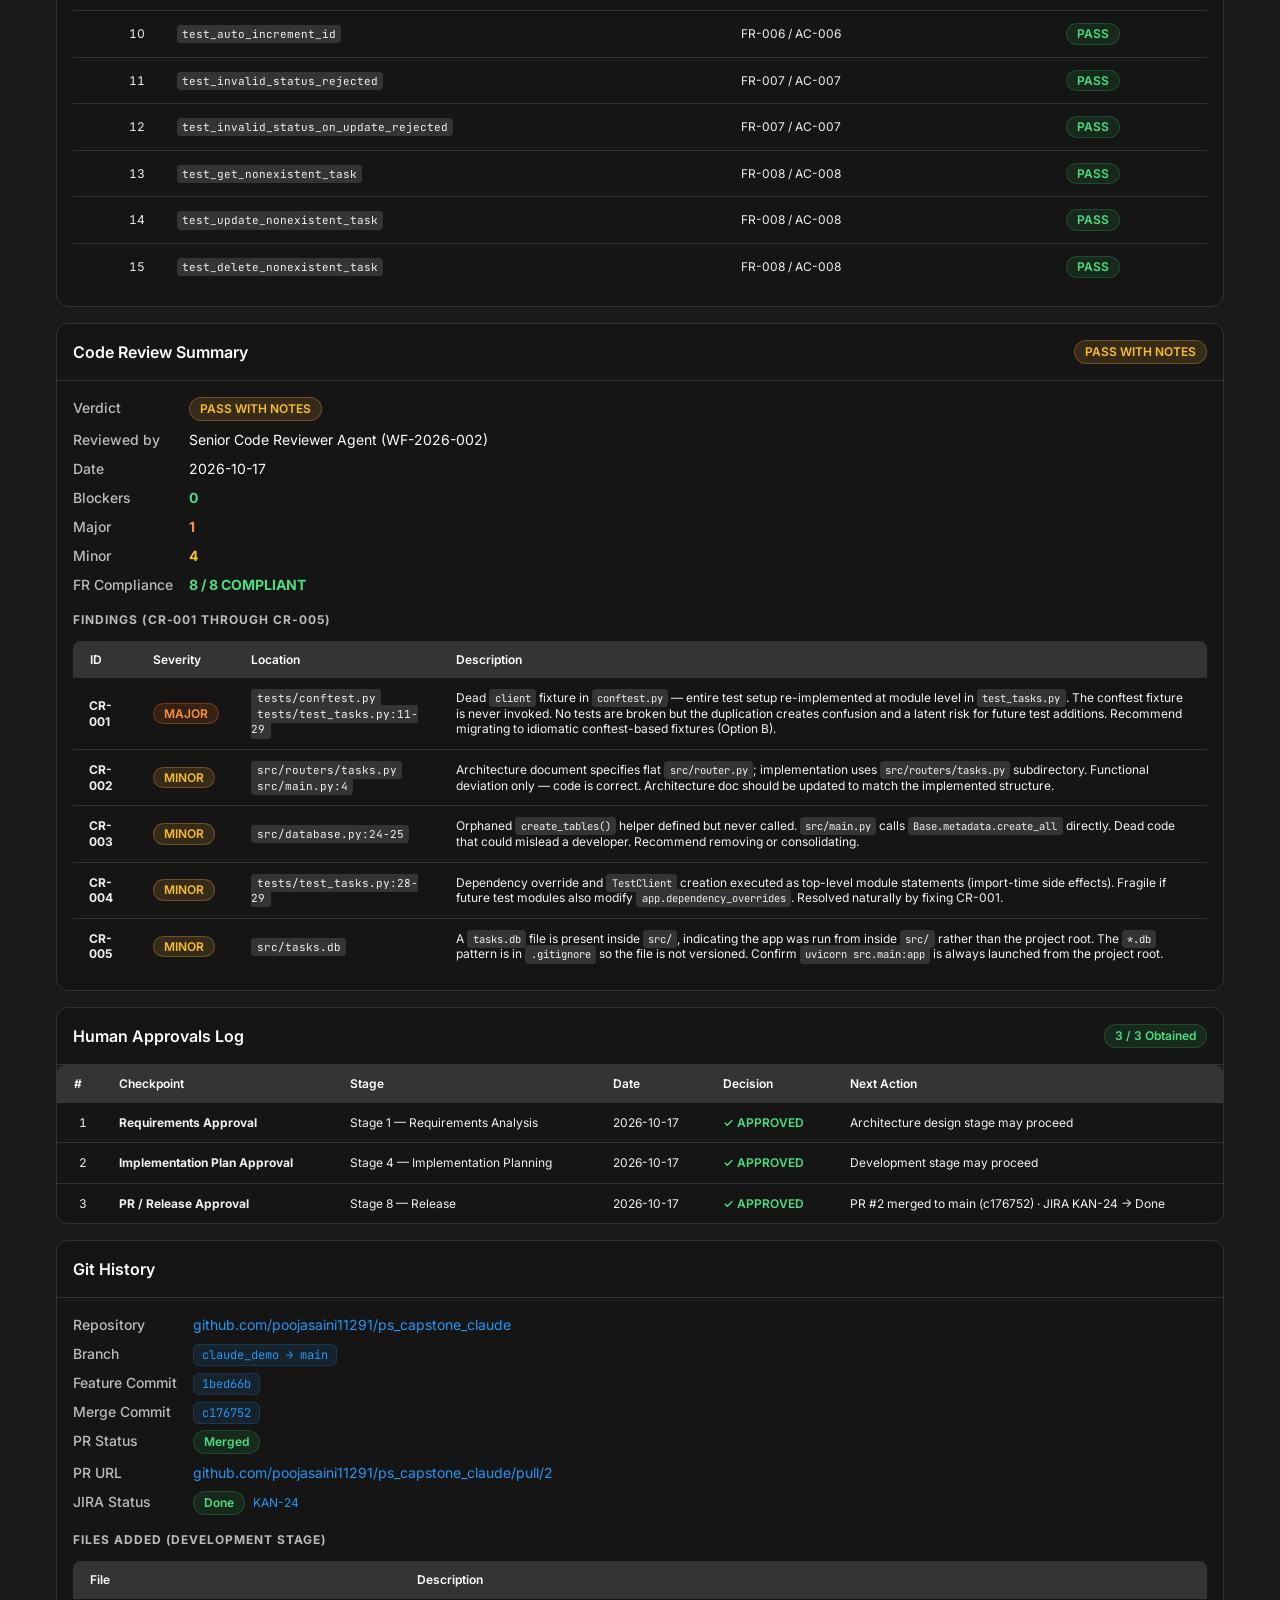
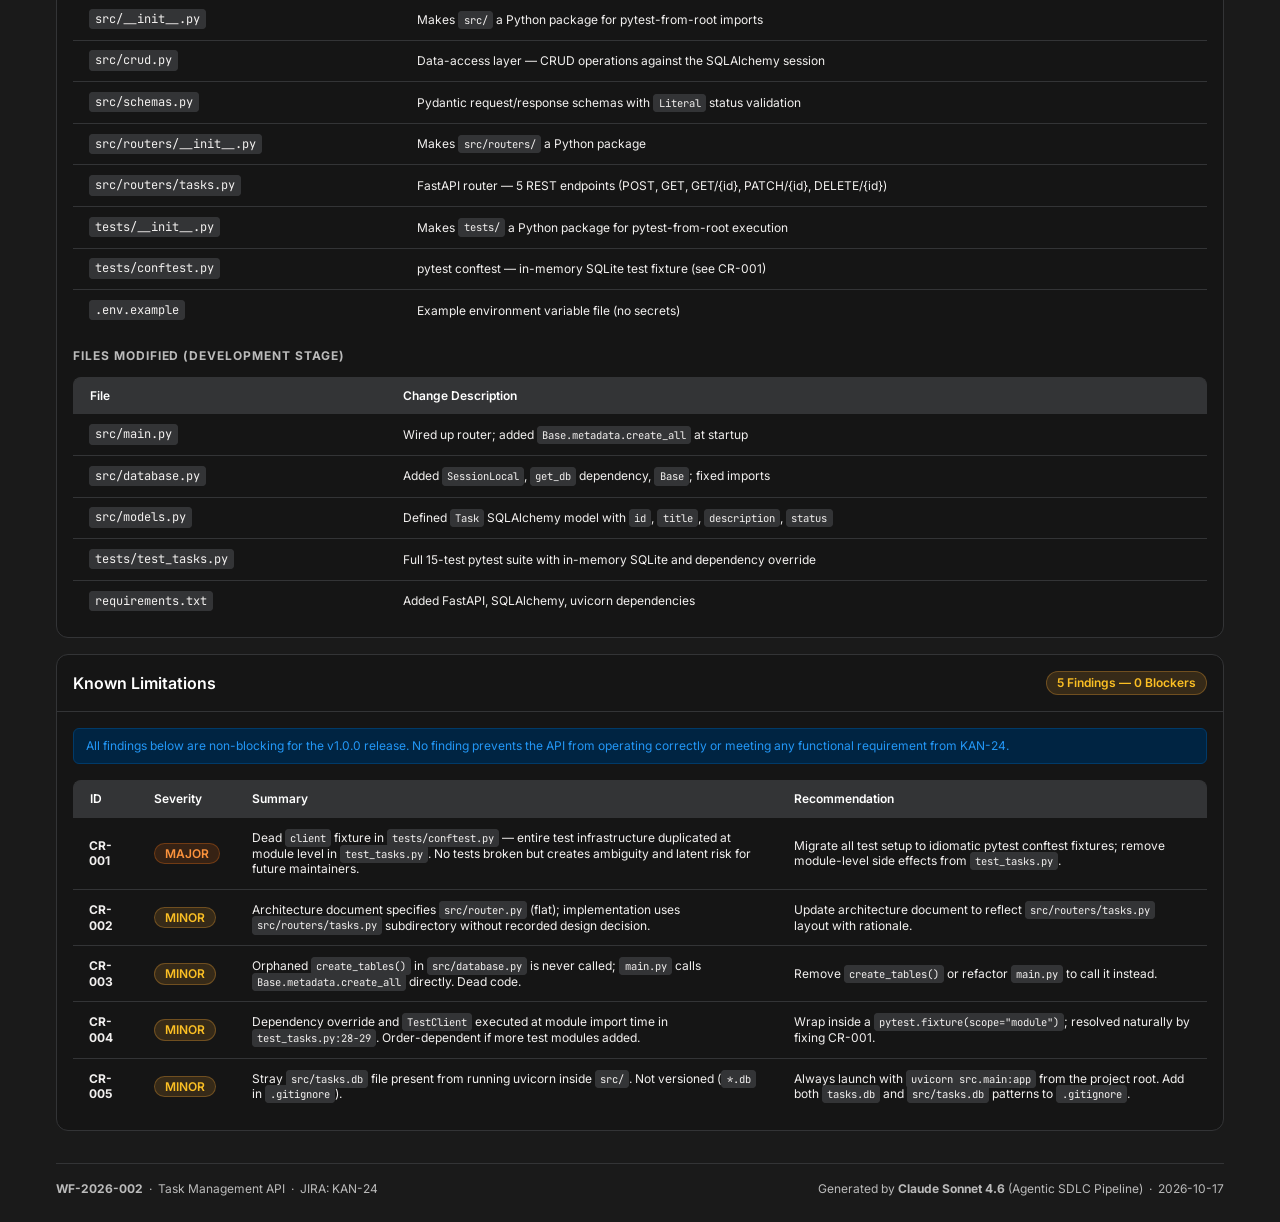
<file: docs/workflow-report-WF-2026-002.html>
<!DOCTYPE html>
<html lang="en">
<head>
  <meta charset="UTF-8">
  <meta name="viewport" content="width=device-width, initial-scale=1.0">
  <title>Workflow Execution Report — WF-2026-002</title>
  <style>
    @import url(https://fonts.googleapis.com/css2?family=Inter:ital,wght@0,400;0,500;0,600;0,700;1,400&family=JetBrains+Mono:wght@400;500&display=swap);:root{--font-sans:'Inter','Geist',-apple-system,BlinkMacSystemFont,'Segoe UI',Arial,sans-serif;--font-mono:'JetBrains Mono','GeistMono','Fira Code','Courier New',monospace;--text-xs-1:0.625rem;--text-xs:0.75rem;--text-sm-1:0.813rem;--text-sm:0.875rem;--text-base:1rem;--text-h1:2rem;--text-h2:1.5rem;--text-h3:1rem;--text-h4:0.875rem;--text-h5:0.75rem;--lh-h1:2rem;--lh-h2:1.5rem;--lh-h3:1.3125rem;--lh-h4:1.125rem;--lh-h5:1rem;--radius-sm:4px;--radius-md:6px;--radius-lg:8px;--radius-xl:12px;--radius-2xl:16px;--radius-full:9999px;--space-0-5:0.125rem;--space-1:0.25rem;--space-1-5:0.375rem;--space-2:0.5rem;--space-2-5:0.625rem;--space-3:0.75rem;--space-4:1rem;--space-5:1.25rem;--space-6:1.5rem;--space-8:2rem;--shadow-sm:0 1px 2px rgba(0, 0, 0, 0.4);--shadow-md:0 4px 6px -1px rgba(0, 0, 0, 0.5),0 2px 4px -2px rgba(0, 0, 0, 0.3);--shadow-lg:0 10px 15px -3px rgba(0, 0, 0, 0.6),0 4px 6px -4px rgba(0, 0, 0, 0.4);--shadow-sidebar:-1px 0 0 0 rgba(255, 255, 255, 0.1);--transition-fast:120ms ease;--transition-base:200ms ease;--transition-slow:300ms ease;--navbar-width:72px;--navbar-width-expanded:196px;--sidebar-width:308px;--layout-header-height:56px;--card-height:158px;--z-dropdown:30;--z-sticky:40;--z-modal:50;--z-toast:60}:root,:root.dark{--color-bg-page:#1A1A1A;--color-bg-sidebar:#151515;--color-bg-card:#151515;--color-bg-nav:#000000;--color-bg-elevated:#2E2E2E;--color-bg-secondary:#212224;--color-bg-tertiary:#2E3033;--color-bg-quaternary:#333436;--color-bg-hover:#212224;--color-bg-hover-strong:#333436;--color-bg-input:#1A1A1A;--color-bg-input-prefix:#333436;--color-bg-btn-primary:#20222E;--color-bg-btn-primary-h:#262941;--color-bg-pagination-active:#212224;--color-text-primary:#FFFFFF;--color-text-secondary:#F2F0EF;--color-text-tertiary:#CCCCCC;--color-text-muted:#BBBBBB;--color-text-placeholder:#CCCCCC;--color-text-link:#F2F0EF;--color-text-link-hover:#F2F0EF;--color-text-inverse:#FFFFFF;--color-text-heading:#BBBBBB;--color-text-nav:#CCCCCC;--color-border-primary:#333436;--color-border-secondary:#47484A;--color-border-structural:#333436;--color-border-subtle:#4C4C4C;--color-border-accent:#FFFFFF;--color-border-focus:#FFFFFF;--color-border-error:#F9303C;--color-border-panel:#333436;--color-border-btn-secondary:#333436;--color-border-btn-secondary-h:transparent;--color-icon-primary:#FFFFFF;--color-icon-secondary:#CCCCCC;--color-icon-tertiary:#999999;--color-icon-error:#F9303C;--color-success:#259F4C;--color-success-bg:#1B271F;--color-success-border:#259F4C;--color-success-text:#259F4C;--color-error:#F9303C;--color-error-bg:#262121;--color-error-border:#FE3B4C;--color-error-text:#FE3B4C;--color-warning:#F5A534;--color-warning-bg:#492B00;--color-warning-border:#663B00;--color-warning-text:#F5A534;--color-info:#2297F6;--color-info-bg:#002442;--color-info-border:#003A69;--color-info-text:#2297F6;--color-purple:#C084FC;--color-purple-bg:#2D1B3D;--color-purple-border:#2D1B3D;--color-purple-text:#F3E8FF;--color-cyan:#06B6D4;--color-cyan-bg:#003942;--color-cyan-border:#005866;--status-not-started-text:#A0A0A0;--status-not-started-bg:#333333;--status-not-started-border:#4C4C4C;--status-in-progress-text:#2297F6;--status-in-progress-bg:#002442;--status-in-progress-border:#003A69;--status-pending-text:#06B6D4;--status-pending-bg:#003942;--status-pending-border:#005866;--status-success-text:#259F4C;--status-success-bg:#1B271F;--status-success-border:#259F4C;--status-error-text:#FE3B4C;--status-error-bg:#262121;--status-error-border:#FE3B4C;--status-warning-text:#F5A534;--status-warning-bg:#492B00;--status-warning-border:#663B00;--status-advanced-text:#C084FC;--status-advanced-bg:#2D1B3D;--status-advanced-border:#2D1B3D;--gradient-primary-btn:linear-gradient(90deg, #672D92, #547CCC);--gradient-brand:linear-gradient(152deg, #0078C2, #0047FF, #8453D2);--gradient-magical:linear-gradient(90deg, #672D92, #5677C8);--gradient-purple-radial:radial-gradient(271.77% 163.1% at 50% -10.71%, #200E32 0%, #9E00FF 75.14%, #EC56FF 100%);--gradient-switch-off:linear-gradient(to right, #BBB, #666);--gradient-switch-on:linear-gradient(to right, #672C92, #547CCC);--blue-25:#F1F8FF;--blue-50:#D5E7FC;--blue-100:#B2D7FF;--blue-300:#2297F6;--blue-400:#007AFF;--blue-500:#4E32FF;--blue-550:#0C4DAF;--blue-600:#003A69;--blue-800:#002442}.light{--color-bg-page:#F9F9F9;--color-bg-sidebar:#FBFBFB;--color-bg-card:#FFFFFF;--color-bg-nav:#FBFBFB;--color-bg-elevated:#FFFFFF;--color-bg-secondary:#FFFFFF;--color-bg-tertiary:#FBFBFB;--color-bg-quaternary:#B2D7FF;--color-bg-hover:#D5E7FC;--color-bg-hover-strong:#D5E7FC;--color-bg-input:#FFFFFF;--color-bg-input-prefix:#EEEEEE;--color-bg-btn-primary:#D5E7FC;--color-bg-btn-primary-h:#B2D7FF;--color-bg-pagination-active:#D5E7FC;--color-text-primary:#333333;--color-text-secondary:#333333;--color-text-tertiary:#333333;--color-text-muted:#666666;--color-text-placeholder:#999999;--color-text-link:#007AFF;--color-text-link-hover:#0C4DAF;--color-text-inverse:#FFFFFF;--color-text-heading:#007AFF;--color-text-nav:#FFFFFF;--color-border-primary:#CCCCCC;--color-border-secondary:#BBBBBB;--color-border-structural:#E5E5E5;--color-border-subtle:#999999;--color-border-accent:#007AFF;--color-border-focus:#000000;--color-border-error:#F9303C;--color-border-panel:#E5E5E5;--color-border-btn-secondary:transparent;--color-border-btn-secondary-h:#007AFF;--color-icon-primary:#666666;--color-icon-secondary:#333333;--color-icon-tertiary:#707070;--color-icon-error:#F9303C;--color-success:#259F4C;--color-success-bg:#E6F7E6;--color-success-border:#259F4C;--color-success-text:#259F4C;--color-error:#F9303C;--color-error-bg:#F0E2E3;--color-error-border:#FE3B4C;--color-error-text:#FE3B4C;--color-warning:#F5A534;--color-warning-bg:#FAF2E7;--color-warning-border:#F5A534;--color-warning-text:#F5A534;--color-info:#2297F6;--color-info-bg:#D5E7FC;--color-info-border:#2297F6;--color-info-text:#2297F6;--color-purple:#8B5CF6;--color-purple-bg:#F3E8FF;--color-purple-border:#F3E8FF;--color-purple-text:#C084FC;--color-cyan:#06B6D4;--color-cyan-bg:#DFFAFF;--color-cyan-border:#005866;--status-not-started-text:#A0A0A0;--status-not-started-bg:#EEEEEE;--status-not-started-border:#999999;--status-in-progress-text:#2297F6;--status-in-progress-bg:#D5E7FC;--status-in-progress-border:#2297F6;--status-pending-text:#06B6D4;--status-pending-bg:#DFFAFF;--status-pending-border:#06B6D4;--status-success-text:#259F4C;--status-success-bg:#E6F7E6;--status-success-border:#259F4C;--status-error-text:#FE3B4C;--status-error-bg:#F0E2E3;--status-error-border:#FE3B4C;--status-warning-text:#F5A534;--status-warning-bg:#FAF2E7;--status-warning-border:#F5A534;--status-advanced-text:#8B5CF6;--status-advanced-bg:#F3E8FF;--status-advanced-border:#C084FC;--gradient-primary-btn:linear-gradient(90deg, #3676f7, #cc22f2);--gradient-magical:linear-gradient(90deg, #3676f7, #cc22f2);--gradient-switch-off:linear-gradient(to right, #fff, #fff);--gradient-switch-on:linear-gradient(to right, #007AFF, #007AFF);--shadow-sm:0 1px 2px rgba(0, 0, 0, 0.06);--shadow-md:0 4px 6px -1px rgba(0, 0, 0, 0.08),0 2px 4px -2px rgba(0, 0, 0, 0.06);--shadow-lg:0 10px 15px -3px rgba(0, 0, 0, 0.1),0 4px 6px -4px rgba(0, 0, 0, 0.08)}*,::after,::before{box-sizing:border-box;margin:0;padding:0}html{font-size:16px;-webkit-text-size-adjust:100%;scroll-behavior:smooth}body{font-family:var(--font-sans);font-size:var(--text-sm);line-height:1.5;color:var(--color-text-primary);background-color:var(--color-bg-page);-webkit-font-smoothing:antialiased;-moz-osx-font-smoothing:grayscale}a{color:var(--color-text-link);text-decoration:none;transition:color var(--transition-fast)}a:hover{color:var(--color-text-link-hover);text-decoration:underline}::-webkit-scrollbar{width:6px;height:6px}::-webkit-scrollbar-track{background:0 0}::-webkit-scrollbar-thumb{background:var(--color-border-subtle);border-radius:var(--radius-full)}::-webkit-scrollbar-thumb:hover{background:var(--color-border-secondary)}::selection{background:rgba(34,151,246,.3);color:var(--color-text-primary)}:focus-visible{outline:2px solid var(--color-border-focus);outline-offset:2px;border-radius:var(--radius-sm)}img,svg,video{display:block;max-width:100%}ol,ul{list-style:none}code,kbd,pre,samp{font-family:var(--font-mono)}code{font-size:.875em;background:var(--color-bg-quaternary);color:var(--color-text-secondary);padding:.1em .4em;border-radius:var(--radius-sm);border:1px solid var(--color-border-primary)}pre{background:var(--color-bg-quaternary);border:1px solid var(--color-border-primary);border-radius:var(--radius-lg);padding:var(--space-4);overflow-x:auto;font-size:var(--text-xs);line-height:1.6;color:var(--color-text-secondary)}pre code{background:0 0;border:none;padding:0;font-size:inherit}.divider,hr{border:none;border-top:1px solid var(--color-border-structural);margin:var(--space-4) 0}.container{width:100%;max-width:1200px;margin:0 auto;padding:0 var(--space-4)}.section{padding:var(--space-8) 0}.icon-xs{width:12px;height:12px;flex-shrink:0}.icon-sm{width:16px;height:16px;flex-shrink:0}.icon-md{width:18px;height:18px;flex-shrink:0}.icon-lg{width:20px;height:20px;flex-shrink:0}.icon-xl{width:24px;height:24px;flex-shrink:0}.icon-2xl{width:32px;height:32px;flex-shrink:0}.h1,h1{font-size:var(--text-h1);line-height:var(--lh-h1);font-weight:700;color:var(--color-text-primary);letter-spacing:-.02em}.h2,h2{font-size:var(--text-h2);line-height:var(--lh-h2);font-weight:600;color:var(--color-text-primary)}.h3,h3{font-size:var(--text-h3);line-height:var(--lh-h3);font-weight:600;color:var(--color-text-primary)}.h4,h4{font-size:var(--text-h4);line-height:var(--lh-h4);font-weight:600;color:var(--color-text-primary)}.h5,h5{font-size:var(--text-h5);line-height:var(--lh-h5);font-weight:600;color:var(--color-text-primary)}.h6,h6{font-size:var(--text-xs);line-height:1.4;font-weight:600;color:var(--color-text-muted);text-transform:uppercase;letter-spacing:.05em}.section-label{font-size:var(--text-xs);font-weight:600;color:var(--color-text-heading);text-transform:uppercase;letter-spacing:.05em;margin-bottom:var(--space-2)}.text-2xl{font-size:1.5rem}.text-xl{font-size:1.25rem}.text-lg{font-size:1.125rem}.text-base{font-size:var(--text-base)}.text-sm{font-size:var(--text-sm)}.text-sm-1{font-size:var(--text-sm-1)}.text-xs{font-size:var(--text-xs)}.text-xs-1{font-size:var(--text-xs-1)}.font-normal{font-weight:400}.font-medium{font-weight:500}.font-semibold{font-weight:600}.font-bold{font-weight:700}.text-primary{color:var(--color-text-primary)}.text-secondary{color:var(--color-text-secondary)}.text-tertiary{color:var(--color-text-tertiary)}.text-muted{color:var(--color-text-muted)}.text-link{color:var(--color-text-link)}.text-inverse{color:var(--color-text-inverse)}.text-success{color:var(--color-success-text)}.text-error{color:var(--color-error-text)}.text-warning{color:var(--color-warning-text)}.text-info{color:var(--color-info-text)}.uppercase{text-transform:uppercase}.capitalize{text-transform:capitalize}.lowercase{text-transform:lowercase}.truncate{overflow:hidden;text-overflow:ellipsis;white-space:nowrap}.line-clamp-2{display:-webkit-box;-webkit-line-clamp:2;-webkit-box-orient:vertical;overflow:hidden}.line-clamp-3{display:-webkit-box;-webkit-line-clamp:3;-webkit-box-orient:vertical;overflow:hidden}.nowrap{white-space:nowrap}.text-left{text-align:left}.text-center{text-align:center}.text-right{text-align:right}p{color:var(--color-text-secondary);font-size:var(--text-sm);line-height:1.6}p+p{margin-top:var(--space-3)}.caption{font-size:var(--text-xs);color:var(--color-text-muted);line-height:1.4}.mono{font-family:var(--font-mono);font-size:.9em}.btn{display:inline-flex;align-items:center;justify-content:center;gap:var(--space-1-5);font-family:var(--font-sans);font-weight:600;white-space:nowrap;border-radius:var(--radius-lg);border:1px solid transparent;cursor:pointer;transition:background-color var(--transition-base),border-color var(--transition-base),color var(--transition-base),opacity var(--transition-base);text-decoration:none;user-select:none;outline:0;position:relative;overflow:hidden;-webkit-font-smoothing:antialiased}.btn:focus-visible{outline:2px solid var(--color-border-focus);outline-offset:2px}.btn:disabled,.btn[aria-disabled=true]{cursor:not-allowed;opacity:.5;pointer-events:none}.btn-sm{height:24px;padding:0 var(--space-1-5);gap:var(--space-1);font-size:var(--text-xs);line-height:20px}.btn-md{height:28px;padding:0 var(--space-2);gap:var(--space-1-5);font-size:var(--text-xs);line-height:24px}.btn-lg{height:44px;padding:0 var(--space-4);gap:var(--space-2-5);font-size:var(--text-sm);line-height:28px}.btn-primary{background-color:var(--color-bg-btn-primary);color:var(--color-text-secondary);border:1px solid transparent;background-image:linear-gradient(var(--color-bg-btn-primary),var(--color-bg-btn-primary)),var(--gradient-primary-btn);background-origin:border-box;background-clip:padding-box,border-box}.btn-primary:hover:not(:disabled){background-image:linear-gradient(var(--color-bg-btn-primary-h),var(--color-bg-btn-primary-h)),var(--gradient-primary-btn)}.btn-secondary{background-color:var(--color-bg-secondary);color:var(--color-text-secondary);border-color:var(--color-border-btn-secondary)}.btn-secondary:hover:not(:disabled){background-color:var(--color-bg-hover-strong);border-color:var(--color-border-btn-secondary-h)}.btn-base{background-color:var(--color-bg-secondary);color:var(--color-text-primary);border-color:var(--color-border-structural)}.btn-base:hover:not(:disabled){background-color:var(--color-border-structural)}.btn-action{background-color:var(--color-bg-btn-primary);color:var(--color-text-secondary);border-color:var(--color-bg-input-prefix)}.btn-action:hover:not(:disabled){border-color:var(--color-border-btn-secondary-h);background-color:var(--color-bg-btn-primary-h)}.btn-delete{background-color:rgba(254,59,76,.1);color:var(--color-error-text);border-color:var(--color-error-border)}.btn-delete:hover:not(:disabled){background-color:rgba(254,59,76,.15);border-color:var(--color-error)}.btn-ghost,.btn-tertiary{background-color:transparent;color:var(--color-text-primary);border-color:transparent}.btn-ghost:hover:not(:disabled),.btn-tertiary:hover:not(:disabled){background-color:var(--color-border-structural)}.btn-magical{background:var(--gradient-magical);color:var(--color-text-inverse);border-color:var(--color-border-structural)}.btn-magical:hover:not(:disabled){filter:brightness(1.1)}.btn-link{background:0 0;border-color:transparent;color:var(--color-text-link);padding-left:0;padding-right:0;font-weight:500;height:auto}.btn-link:hover:not(:disabled){text-decoration:underline}.btn-icon{padding:0;aspect-ratio:1}.btn-icon.btn-sm{width:24px}.btn-icon.btn-md{width:28px}.btn-icon.btn-lg{width:44px}.btn-full{width:100%}.btn-loading{cursor:wait;pointer-events:none}.btn-loading::after{content:'';position:absolute;inset:0;background:linear-gradient(90deg,transparent 0,rgba(255,255,255,.12) 50%,transparent 100%);background-size:200% 100%;animation:btn-shimmer 1.5s infinite linear}@keyframes btn-shimmer{from{background-position:-200% 0}to{background-position:200% 0}}.btn-group{display:inline-flex;gap:0}.btn-group .btn{border-radius:0}.btn-group .btn:first-child{border-radius:var(--radius-lg) 0 0 var(--radius-lg)}.btn-group .btn:last-child{border-radius:0 var(--radius-lg) var(--radius-lg) 0}.btn-group .btn:not(:first-child){margin-left:-1px}.form-group{display:flex;flex-direction:column;gap:var(--space-1)}.form-label{display:flex;align-items:center;gap:var(--space-0-5);font-size:var(--text-xs);font-weight:500;color:var(--color-text-muted)}.form-label .required{color:var(--color-error);margin-left:1px}.input-wrapper{display:flex;align-items:stretch;min-height:32px;max-height:32px;border:1px solid var(--color-border-primary);border-radius:var(--radius-lg);background-color:var(--color-bg-input);transition:border-color var(--transition-base),box-shadow var(--transition-base);overflow:hidden}.input-wrapper:hover:not(.input-disabled){border-color:var(--color-border-secondary)}.input-wrapper:focus-within:not(.input-disabled){border-color:var(--color-border-secondary)}.input-wrapper.input-error{border-color:var(--color-border-error)}.input-wrapper.input-disabled{opacity:.6;cursor:not-allowed}.form-input{flex:1;background:0 0;border:none;outline:0;font-family:var(--font-sans);font-size:var(--text-sm);color:var(--color-text-primary);padding:0 var(--space-2);min-width:0}.form-input::placeholder{color:var(--color-text-placeholder)}.form-input:disabled{cursor:not-allowed}.input,input.input{display:block;width:100%;height:32px;padding:0 var(--space-2);background-color:var(--color-bg-input);border:1px solid var(--color-border-primary);border-radius:var(--radius-lg);font-family:var(--font-sans);font-size:var(--text-sm);color:var(--color-text-primary);outline:0;transition:border-color var(--transition-base)}.input::placeholder,input.input::placeholder{color:var(--color-text-placeholder)}.input:hover,input.input:hover{border-color:var(--color-border-secondary)}.input:focus,input.input:focus{border-color:var(--color-border-secondary)}.input.input-error,input.input.input-error{border-color:var(--color-border-error)}.input:disabled,input.input:disabled{opacity:.6;cursor:not-allowed}.input-lg{height:40px;font-size:var(--text-base);padding:0 var(--space-3)}.input-prefix,.input-suffix{display:flex;align-items:center;padding:0 var(--space-2);font-size:var(--text-xs);color:var(--color-text-tertiary);background-color:var(--color-bg-input-prefix);white-space:nowrap;flex-shrink:0;border-right:1px solid var(--color-border-subtle)}.input-suffix{border-right:none;border-left:1px solid var(--color-border-subtle)}.input-adornment{display:flex;align-items:center;padding:0 var(--space-2);color:var(--color-icon-tertiary);flex-shrink:0}.textarea,textarea.textarea{display:block;width:100%;min-height:80px;max-height:384px;padding:var(--space-2-5) var(--space-3);background-color:var(--color-bg-input);border:1px solid var(--color-border-primary);border-radius:var(--radius-lg);font-family:var(--font-sans);font-size:var(--text-sm);color:var(--color-text-primary);outline:0;resize:vertical;line-height:1.5;transition:border-color var(--transition-base)}.textarea::placeholder,textarea.textarea::placeholder{color:var(--color-text-placeholder)}.textarea:hover,textarea.textarea:hover{border-color:var(--color-border-secondary)}.textarea:focus,textarea.textarea:focus{border-color:var(--color-border-secondary)}.textarea.textarea-error,textarea.textarea.textarea-error{border-color:var(--color-border-error)}.textarea:disabled,textarea.textarea:disabled{background-color:var(--color-bg-secondary);color:var(--color-text-tertiary);cursor:not-allowed;opacity:.7}.select-trigger{display:flex;align-items:center;justify-content:space-between;height:32px;padding:0 var(--space-2);background-color:var(--color-bg-input);border:1px solid var(--color-border-primary);border-radius:var(--radius-lg);font-family:var(--font-sans);font-size:var(--text-sm);color:var(--color-text-primary);cursor:pointer;user-select:none;transition:border-color var(--transition-base);gap:var(--space-2)}.select-trigger:hover{border-color:var(--color-border-secondary)}.select-trigger.select-open{border-color:var(--color-border-secondary)}.select-trigger .select-arrow{color:var(--color-icon-tertiary);flex-shrink:0;transition:transform var(--transition-base)}.select-trigger.select-open .select-arrow{transform:rotate(180deg)}select.select{display:block;width:100%;height:32px;padding:0 var(--space-2);background-color:var(--color-bg-input);border:1px solid var(--color-border-primary);border-radius:var(--radius-lg);font-family:var(--font-sans);font-size:var(--text-sm);color:var(--color-text-primary);outline:0;cursor:pointer;appearance:none;background-image:url("data:image/svg+xml,%3Csvg xmlns='http://www.w3.org/2000/svg' width='12' height='12' viewBox='0 0 24 24' fill='none' stroke='%23999' stroke-width='2'%3E%3Cpath d='M6 9l6 6 6-6'/%3E%3C/svg%3E");background-repeat:no-repeat;background-position:right 8px center;padding-right:28px}select.select:hover{border-color:var(--color-border-secondary)}select.select:focus{border-color:var(--color-border-secondary)}.select-panel{position:absolute;z-index:var(--z-dropdown);min-width:160px;max-width:256px;margin-top:var(--space-2);padding:var(--space-1-5);background-color:var(--color-bg-elevated);border:1px solid var(--color-border-panel);border-radius:var(--radius-lg);box-shadow:var(--shadow-md);max-height:240px;overflow-y:auto}.select-option{display:block;padding:var(--space-1-5) var(--space-2-5);font-size:var(--text-sm);color:var(--color-text-primary);border-radius:var(--radius-md);cursor:pointer;transition:background-color var(--transition-fast);white-space:nowrap;overflow:hidden;text-overflow:ellipsis}.select-option:hover{background-color:var(--color-bg-hover-strong)}.select-option.selected{background-color:var(--color-bg-hover);font-weight:500}.checkbox-wrapper{display:inline-flex;align-items:center;gap:var(--space-2);cursor:pointer;user-select:none}.checkbox-wrapper input[type=checkbox]{position:absolute;opacity:0;width:0;height:0}.checkbox-box{display:flex;align-items:center;justify-content:center;width:20px;height:20px;flex-shrink:0;border-radius:var(--radius-md);border:2px solid var(--color-border-primary);background-color:var(--color-bg-elevated);transition:border-color var(--transition-fast),background-color var(--transition-fast)}.checkbox-wrapper:hover .checkbox-box{border-color:var(--color-border-secondary)}.checkbox-wrapper input[type=checkbox]:checked+.checkbox-box{border-color:var(--color-text-primary);background-color:var(--color-text-primary)}.checkbox-check{display:none;width:12px;height:12px;color:var(--color-bg-page)}.checkbox-wrapper input[type=checkbox]:checked+.checkbox-box .checkbox-check{display:block}.checkbox-label{font-size:var(--text-sm);color:var(--color-text-primary)}.checkbox-wrapper.disabled{opacity:.6;cursor:not-allowed;pointer-events:none}.radio-wrapper{display:inline-flex;align-items:center;gap:var(--space-2);cursor:pointer;user-select:none}.radio-wrapper input[type=radio]{position:absolute;opacity:0;width:0;height:0}.radio-dot{display:flex;align-items:center;justify-content:center;width:18px;height:18px;flex-shrink:0;border-radius:var(--radius-full);border:2px solid var(--color-border-primary);background-color:var(--color-bg-elevated);transition:border-color var(--transition-fast),background-color var(--transition-fast)}.radio-dot::after{content:'';width:8px;height:8px;border-radius:var(--radius-full);background-color:var(--color-bg-page);opacity:0;transition:opacity var(--transition-fast)}.radio-wrapper:hover .radio-dot{border-color:var(--color-border-secondary)}.radio-wrapper input[type=radio]:checked+.radio-dot{border-color:var(--color-text-primary);background-color:var(--color-text-primary)}.radio-wrapper input[type=radio]:checked+.radio-dot::after{opacity:1}.radio-label{font-size:var(--text-sm);color:var(--color-text-primary)}.switch-wrapper{display:inline-flex;align-items:center;gap:var(--space-2);cursor:pointer;user-select:none}.switch-wrapper input[type=checkbox]{position:absolute;opacity:0;width:0;height:0}.switch-track{position:relative;width:32px;height:16px;border-radius:var(--radius-full);background:var(--gradient-switch-off);border:1px solid var(--color-border-primary);transition:background var(--transition-base),border-color var(--transition-base);flex-shrink:0}.switch-wrapper input[type=checkbox]:checked+.switch-track{background:var(--gradient-switch-on);border-color:var(--color-border-accent)}.switch-knob{position:absolute;top:1px;left:2px;width:12px;height:12px;border-radius:var(--radius-full);background-color:#ccc;transition:transform var(--transition-base),background-color var(--transition-base);pointer-events:none}.switch-wrapper input[type=checkbox]:checked~.switch-track .switch-knob{transform:translateX(16px);background-color:#fff}.switch-track.switch-on .switch-knob{transform:translateX(16px);background-color:#fff}.switch-label{font-size:var(--text-xs);color:var(--color-text-muted);transition:color var(--transition-fast)}.switch-wrapper:hover .switch-label{color:var(--color-border-accent)}.form-error{font-size:var(--text-sm);color:var(--color-error-text);display:flex;align-items:center;gap:var(--space-1);margin-top:var(--space-0-5)}.form-helper{font-size:var(--text-xs);color:var(--color-text-muted);margin-top:var(--space-0-5)}.search-input-wrapper{position:relative;display:flex;align-items:center}.search-input-wrapper .search-icon{position:absolute;left:var(--space-2);color:var(--color-icon-tertiary);pointer-events:none}.search-input-wrapper input{padding-left:28px}.card{display:flex;flex-direction:column;background-color:var(--color-bg-card);border:1px solid var(--color-border-structural);border-radius:var(--radius-xl);overflow:hidden;transition:border-color var(--transition-base),box-shadow var(--transition-base)}.card:hover{border-color:var(--color-border-secondary)}.card-fixed{height:var(--card-height)}.card-header{display:flex;align-items:center;justify-content:space-between;padding:var(--space-4);border-bottom:1px solid var(--color-border-structural)}.card-body{flex:1;padding:var(--space-4);overflow:hidden}.card-footer{padding:var(--space-3) var(--space-4);border-top:1px solid var(--color-border-structural);display:flex;align-items:center;gap:var(--space-2)}.card-title{font-size:var(--text-base);font-weight:600;color:var(--color-text-primary);overflow:hidden;text-overflow:ellipsis;white-space:nowrap}.card-subtitle{font-size:var(--text-xs);color:var(--color-text-muted);white-space:nowrap;overflow:hidden;text-overflow:ellipsis}.card-description{font-size:var(--text-xs);color:var(--color-text-tertiary);display:-webkit-box;-webkit-line-clamp:2;-webkit-box-orient:vertical;overflow:hidden}.panel{background-color:var(--color-bg-secondary);border:1px solid var(--color-border-panel);border-radius:var(--radius-lg);overflow:hidden}.panel-header{display:flex;align-items:center;justify-content:space-between;padding:var(--space-3) var(--space-4);border-bottom:1px solid var(--color-border-structural);background-color:var(--color-bg-tertiary)}.panel-body{padding:var(--space-4)}.badge{display:inline-flex;align-items:center;gap:var(--space-1-5);padding:0 var(--space-2);height:17px;line-height:17px;border-radius:var(--radius-full);border:1px solid;font-size:var(--text-xs-1);font-weight:700;text-transform:uppercase;letter-spacing:.04em;white-space:nowrap;user-select:none;flex-shrink:0}.badge-dot{width:7px;height:7px;border-radius:var(--radius-full);flex-shrink:0;display:inline-block}.badge-not-started{background-color:var(--status-not-started-bg);color:var(--status-not-started-text);border-color:var(--status-not-started-border)}.badge-not-started .badge-dot{background-color:var(--status-not-started-text)}.badge-in-progress{background-color:var(--status-in-progress-bg);color:var(--status-in-progress-text);border-color:var(--status-in-progress-border)}.badge-in-progress .badge-dot{background-color:var(--status-in-progress-text);animation:badge-pulse 2s cubic-bezier(.4,0,.6,1) infinite}.badge-pending{background-color:var(--status-pending-bg);color:var(--status-pending-text);border-color:var(--status-pending-border)}.badge-pending .badge-dot{background-color:var(--status-pending-text)}.badge-success{background-color:var(--status-success-bg);color:var(--status-success-text);border-color:var(--status-success-border)}.badge-success .badge-dot{background-color:var(--status-success-text)}.badge-error{background-color:var(--status-error-bg);color:var(--status-error-text);border-color:var(--status-error-border)}.badge-error .badge-dot{background-color:var(--status-error-text)}.badge-warning{background-color:var(--status-warning-bg);color:var(--status-warning-text);border-color:var(--status-warning-border)}.badge-warning .badge-dot{background-color:var(--status-warning-text)}.badge-advanced{background-color:var(--status-advanced-bg);color:var(--status-advanced-text);border-color:var(--status-advanced-border)}.badge-advanced .badge-dot{background-color:var(--status-advanced-text)}@keyframes badge-pulse{0%,100%{opacity:1}50%{opacity:.4}}.tag{display:inline-flex;align-items:center;gap:var(--space-1);padding:var(--space-1) var(--space-2);border-radius:var(--radius-lg);border:1px solid var(--color-border-secondary);background-color:var(--color-bg-secondary);font-size:var(--text-xs);font-weight:600;color:var(--color-text-tertiary);white-space:nowrap;user-select:none}.tag-sm{padding:1px var(--space-1-5);font-size:var(--text-xs-1);border-radius:var(--radius-md)}.tag-blue{background-color:var(--color-info-bg);border-color:var(--color-info-border);color:var(--color-info-text)}.tag-green{background-color:var(--color-success-bg);border-color:var(--color-success-border);color:var(--color-success-text)}.tag-red{background-color:var(--color-error-bg);border-color:var(--color-error-border);color:var(--color-error-text)}.tag-yellow{background-color:var(--color-warning-bg);border-color:var(--color-warning-border);color:var(--color-warning-text)}.tag-purple{background-color:var(--color-purple-bg);border-color:var(--color-purple-border);color:var(--color-purple-text)}.alert{display:flex;align-items:flex-start;gap:var(--space-2);padding:var(--space-2) var(--space-3);border-radius:var(--radius-md);border:1px solid;font-size:var(--text-xs);line-height:1.5}.alert-icon{flex-shrink:0;margin-top:1px}.alert-info{background-color:var(--color-info-bg);border-color:var(--color-info-border);color:var(--color-info-text)}.alert-success{background-color:var(--color-success-bg);border-color:var(--color-success-border);color:var(--color-success-text)}.alert-warning{background-color:var(--color-warning-bg);border-color:var(--color-warning-border);color:var(--color-warning-text)}.alert-error{background-color:var(--color-error-bg);border-color:var(--color-error-border);color:var(--color-error-text)}.avatar{display:flex;align-items:center;justify-content:center;border-radius:var(--radius-full);border:1px solid var(--color-border-secondary);background-color:var(--color-bg-elevated);overflow:hidden;flex-shrink:0;user-select:none;font-weight:600;color:#fff;font-size:var(--text-xs)}.avatar img{width:100%;height:100%;object-fit:cover;border-radius:var(--radius-full)}.avatar-xs{width:20px;height:20px;font-size:8px;border-width:1px}.avatar-sm{width:24px;height:24px;font-size:9px;border-width:1px}.avatar-md{width:32px;height:32px;font-size:var(--text-xs)}.avatar-chat{width:40px;height:40px;font-size:var(--text-sm)}.avatar-lg{width:72px;height:72px;font-size:var(--text-h3);border-width:2px}.avatar-xl{width:96px;height:96px;font-size:var(--text-h2);border-width:2px}.avatar-modal{width:176px;height:176px;font-size:var(--text-h1);border-width:2px}.avatar-color-0{background-color:#aa47bc}.avatar-color-1{background-color:#7a1fa2}.avatar-color-2{background-color:#6b8592}.avatar-color-3{background-color:#465a65}.avatar-color-4{background-color:#ec407a}.avatar-color-5{background-color:#c2175b}.avatar-color-6{background-color:#5c6bc0}.avatar-color-7{background-color:#0288d1}.avatar-color-8{background-color:#00579c}.avatar-color-9{background-color:#0098a6}.avatar-color-10{background-color:#00887a}.avatar-color-11{background-color:#004c3f}.avatar-color-12{background-color:#689f39}.avatar-color-13{background-color:#33691e}.avatar-color-14{background-color:#8c6e63}.avatar-color-15{background-color:#5d4038}.avatar-color-16{background-color:#7e57c2}.avatar-color-17{background-color:#512da7}.avatar-color-18{background-color:#ef6c00}.avatar-color-19{background-color:#f5511e}.avatar-color-20{background-color:#aa3410}.avatar-group{display:flex;align-items:center}.avatar-group .avatar{margin-left:-8px}.avatar-group .avatar:first-child{margin-left:0}.spinner{display:inline-block;border-radius:var(--radius-full);border-style:solid;border-color:var(--color-border-secondary);border-top-color:var(--color-text-primary);animation:spinner-spin .8s linear infinite;flex-shrink:0}.spinner-xs{width:12px;height:12px;border-width:1.5px}.spinner-sm{width:16px;height:16px;border-width:2px}.spinner-md{width:24px;height:24px;border-width:2px}.spinner-lg{width:32px;height:32px;border-width:3px}.spinner-xl{width:48px;height:48px;border-width:3px}.spinner-page{display:flex;justify-content:center;align-items:center;min-height:200px}@keyframes spinner-spin{to{transform:rotate(360deg)}}.progress-track{position:relative;overflow:hidden;background-color:var(--color-bg-tertiary);border-radius:68px;border:1px solid var(--color-border-secondary);width:85px;height:14px}.progress-fill{height:100%;background:var(--gradient-primary-btn);border-radius:68px;transition:width .2s ease-out}.progress-label{position:absolute;left:50%;top:50%;transform:translate(-50%,-50%);font-size:9px;line-height:10px;font-weight:600;color:var(--color-text-primary);white-space:nowrap}.progress-bar{width:100%;height:4px;background-color:var(--color-bg-tertiary);border-radius:var(--radius-full);overflow:hidden}.progress-bar .progress-fill{height:4px;border-radius:var(--radius-full)}.tooltip-wrapper{position:relative;display:inline-flex}.tooltip{position:absolute;z-index:var(--z-toast);bottom:calc(100% + 8px);left:50%;transform:translateX(-50%);background-color:var(--color-bg-elevated);color:var(--color-text-primary);padding:var(--space-2) var(--space-3);border-radius:var(--radius-md);font-size:var(--text-xs);line-height:1;white-space:nowrap;box-shadow:var(--shadow-md);pointer-events:none;opacity:0;transition:opacity var(--transition-fast)}.tooltip-wrapper:hover .tooltip{opacity:1}.tooltip-right{bottom:auto;top:50%;left:calc(100% + 8px);transform:translateY(-50%)}.tooltip-bottom{bottom:auto;top:calc(100% + 8px)}.empty-state{display:flex;flex-direction:column;align-items:center;justify-content:center;padding:var(--space-8) var(--space-4);text-align:center;gap:var(--space-3)}.empty-state-icon{color:var(--color-icon-tertiary);margin-bottom:var(--space-1)}.empty-state-title{font-size:var(--text-h4);font-weight:600;color:var(--color-text-primary)}.empty-state-description{font-size:var(--text-sm);color:var(--color-text-muted);max-width:320px}.chip{display:inline-flex;align-items:center;gap:var(--space-1);padding:2px var(--space-1-5);border-radius:var(--radius-full);background-color:var(--color-bg-quaternary);border:1px solid var(--color-border-primary);font-size:var(--text-xs);color:var(--color-text-secondary)}.chip-close{display:flex;align-items:center;justify-content:center;width:14px;height:14px;border-radius:var(--radius-full);background:0 0;border:none;color:var(--color-icon-tertiary);cursor:pointer;padding:0;transition:color var(--transition-fast),background-color var(--transition-fast)}.chip-close:hover{color:var(--color-text-primary);background-color:var(--color-bg-hover)}.stat-card{display:flex;flex-direction:column;gap:var(--space-1);padding:var(--space-3) var(--space-4);background-color:var(--color-bg-card);border:1px solid var(--color-border-structural);border-radius:var(--radius-xl);min-width:0}.stat-card-label{font-size:var(--text-xs-1);font-weight:700;text-transform:uppercase;letter-spacing:.04em;color:var(--color-text-muted);white-space:nowrap;overflow:hidden;text-overflow:ellipsis}.stat-card-value{font-size:var(--text-h2);font-weight:700;line-height:1.2;color:var(--color-text-primary)}.stat-card-desc{font-size:var(--text-xs);color:var(--color-text-muted);white-space:nowrap;overflow:hidden;text-overflow:ellipsis}.stat-grid{display:grid;grid-template-columns:repeat(auto-fill,minmax(200px,1fr));gap:var(--space-3)}.dl-grid{display:grid;grid-template-columns:max-content 1fr;gap:var(--space-2) var(--space-4);font-size:var(--text-sm)}.dl-grid dt{color:var(--color-text-muted);font-weight:500;white-space:nowrap}.dl-grid dd{color:var(--color-text-primary)}.table-wrapper{width:100%;overflow-x:auto}.table,table.table{width:100%;border-collapse:separate;border-spacing:0;font-size:var(--text-xs);line-height:1.3}.table thead tr th{text-align:left;padding:var(--space-2-5) var(--space-4);font-weight:600;color:var(--color-text-primary);background-color:var(--color-bg-quaternary);border-top:1px solid var(--color-border-structural);border-bottom:1px solid var(--color-border-structural);white-space:nowrap;position:sticky;top:0;z-index:1}.table thead tr th:first-child{border-left:1px solid var(--color-border-structural);border-radius:var(--radius-lg) 0 0 0}.table thead tr th:last-child{border-right:1px solid var(--color-border-structural);border-radius:0 var(--radius-lg) 0 0}.table tbody tr td{padding:var(--space-3) var(--space-4);color:var(--color-text-secondary);border-bottom:1px solid var(--color-border-structural);vertical-align:middle}.table tbody tr:hover td{background-color:var(--color-bg-hover)}.table tbody tr:last-child td{border-bottom:none}.th-sortable{cursor:pointer;user-select:none;gap:var(--space-1)}.th-sortable:hover{color:var(--color-text-link)}.sort-icon{display:inline-flex;flex-direction:column;gap:1px;color:var(--color-icon-tertiary);flex-shrink:0}.th-sortable.sort-asc .sort-icon,.th-sortable.sort-desc .sort-icon{color:var(--color-text-primary)}.td-number{text-align:right;font-variant-numeric:tabular-nums}.tabs{display:flex;flex-direction:column}.tabs-list{display:flex;align-items:stretch;border-bottom:1px solid var(--color-border-panel);flex-shrink:0}.tab-item{display:inline-flex;align-items:center;justify-content:center;gap:var(--space-2);padding:var(--space-2) var(--space-2);padding-bottom:var(--space-4);font-size:var(--text-sm);color:var(--color-text-primary);cursor:pointer;border-bottom:2px solid transparent;transition:border-color var(--transition-base),color var(--transition-base);text-decoration:none;white-space:nowrap;user-select:none;background:0 0;border-top:none;border-left:none;border-right:none;font-family:var(--font-sans)}.tab-item:hover{border-bottom-color:var(--color-text-tertiary)}.tab-item.active,.tab-item[aria-selected=true]{border-bottom-color:var(--color-text-primary);font-weight:600;cursor:default}.tabs-sm .tab-item{font-size:var(--text-xs);padding:var(--space-2-5);padding-bottom:var(--space-2-5)}.tabs-panel{flex:1;padding-top:var(--space-4)}.pagination{display:flex;align-items:center;gap:var(--space-2);font-size:var(--text-sm);padding:var(--space-3) 0;border-top:1px solid var(--color-border-structural)}.pagination-info{color:var(--color-text-muted);font-size:var(--text-h5);margin-right:auto}.page-btn{display:flex;align-items:center;justify-content:center;height:32px;min-width:32px;padding:0 var(--space-2);background-color:var(--color-bg-secondary);border:1px solid var(--color-border-structural);border-radius:var(--radius-lg);color:var(--color-text-link);font-size:var(--text-h5);cursor:pointer;transition:border-color var(--transition-fast),background-color var(--transition-fast);user-select:none;text-decoration:none;font-family:var(--font-sans);font-weight:400}.page-btn:hover:not(.disabled){border-color:var(--color-border-accent)}.page-btn.active{border-color:var(--color-border-accent);background-color:var(--color-bg-pagination-active);font-weight:600}.page-btn.disabled{opacity:.4;cursor:not-allowed;pointer-events:none}.modal-overlay{position:fixed;inset:0;background-color:rgba(0,0,0,.5);display:flex;align-items:center;justify-content:center;z-index:var(--z-modal);padding:var(--space-4)}.modal{display:flex;flex-direction:column;background-color:var(--color-bg-elevated);border:1px solid var(--color-border-panel);border-radius:var(--radius-lg);box-shadow:var(--shadow-lg);max-height:95vh;width:100%;overflow:hidden}.modal-sm{max-width:400px}.modal-md{max-width:512px}.modal-lg{max-width:720px}.modal-xl{max-width:1024px}.modal-full{max-width:90vw}.modal-header{display:flex;align-items:center;justify-content:space-between;gap:var(--space-4);padding:var(--space-3) var(--space-4);border-bottom:1px solid var(--color-border-structural);flex-shrink:0}.modal-title{font-size:var(--text-base);font-weight:600;color:var(--color-text-primary)}.modal-close{display:flex;align-items:center;justify-content:center;width:28px;height:28px;border-radius:var(--radius-lg);border:none;background:0 0;color:var(--color-icon-tertiary);cursor:pointer;transition:color var(--transition-fast),background-color var(--transition-fast);flex-shrink:0}.modal-close:hover{color:var(--color-text-primary);background-color:var(--color-bg-quaternary)}.modal-body{flex:1;padding:var(--space-4);overflow-y:auto}.modal-footer{display:flex;align-items:center;justify-content:flex-end;gap:var(--space-3);padding:var(--space-4);border-top:1px solid var(--color-border-structural);flex-shrink:0;background-color:var(--color-bg-elevated);border-radius:0 0 var(--radius-lg) var(--radius-lg)}.nav-sidebar{display:flex;flex-direction:column;gap:var(--space-0-5);padding:var(--space-2)}.nav-item{display:flex;align-items:center;gap:var(--space-2);padding:var(--space-2) var(--space-3);border-radius:var(--radius-lg);font-size:var(--text-sm);color:var(--color-text-nav);cursor:pointer;transition:background-color var(--transition-fast),color var(--transition-fast);text-decoration:none;user-select:none;white-space:nowrap;overflow:hidden}.nav-item:hover{background-color:var(--color-bg-hover);color:var(--color-text-primary)}.nav-item.active{background-color:var(--color-bg-secondary);color:var(--color-text-primary);font-weight:500}.nav-item .nav-icon{flex-shrink:0;color:var(--color-icon-tertiary);transition:color var(--transition-fast)}.nav-item.active .nav-icon,.nav-item:hover .nav-icon{color:var(--color-icon-primary)}.nav-group-label{padding:var(--space-2) var(--space-3) var(--space-1);font-size:var(--text-xs);font-weight:600;color:var(--color-text-muted);text-transform:uppercase;letter-spacing:.05em}.app-shell{display:flex;min-height:100vh}.app-navbar{width:var(--navbar-width);min-height:100vh;background-color:var(--color-bg-nav);display:flex;flex-direction:column;align-items:center;padding:var(--space-3) 0;flex-shrink:0;border-right:1px solid var(--color-border-structural)}.app-sidebar{width:var(--sidebar-width);min-height:100vh;background-color:var(--color-bg-sidebar);display:flex;flex-direction:column;border-right:1px solid var(--color-border-structural);flex-shrink:0}.app-content{flex:1;display:flex;flex-direction:column;min-width:0;overflow:hidden}.app-header{height:var(--layout-header-height);display:flex;align-items:center;padding:0 var(--space-4);border-bottom:1px solid var(--color-border-structural);background-color:var(--color-bg-page);flex-shrink:0;gap:var(--space-4)}.app-main{flex:1;padding:var(--space-4);overflow-y:auto}.hidden{display:none!important}.block{display:block}.inline{display:inline}.inline-block{display:inline-block}.flex{display:flex}.inline-flex{display:inline-flex}.grid{display:grid}.flex-col{flex-direction:column}.flex-row{flex-direction:row}.flex-wrap{flex-wrap:wrap}.flex-nowrap{flex-wrap:nowrap}.flex-1{flex:1}.flex-auto{flex:auto}.flex-none{flex:none}.flex-shrink-0{flex-shrink:0}.grow{flex-grow:1}.items-start{align-items:flex-start}.items-center{align-items:center}.items-end{align-items:flex-end}.items-stretch{align-items:stretch}.justify-start{justify-content:flex-start}.justify-center{justify-content:center}.justify-end{justify-content:flex-end}.justify-between{justify-content:space-between}.grid-2{grid-template-columns:repeat(2,minmax(0,1fr))}.grid-3{grid-template-columns:repeat(3,minmax(0,1fr))}.grid-4{grid-template-columns:repeat(4,minmax(0,1fr))}.grid-auto-fill-sm{grid-template-columns:repeat(auto-fill,minmax(200px,1fr))}.grid-auto-fill-md{grid-template-columns:repeat(auto-fill,minmax(280px,1fr))}.grid-auto-fill-lg{grid-template-columns:repeat(auto-fill,minmax(320px,1fr))}.gap-1{gap:var(--space-1)}.gap-2{gap:var(--space-2)}.gap-3{gap:var(--space-3)}.gap-4{gap:var(--space-4)}.gap-5{gap:var(--space-5)}.gap-6{gap:var(--space-6)}.gap-8{gap:var(--space-8)}.gap-x-2{column-gap:var(--space-2)}.gap-x-3{column-gap:var(--space-3)}.gap-x-4{column-gap:var(--space-4)}.gap-y-2{row-gap:var(--space-2)}.gap-y-3{row-gap:var(--space-3)}.gap-y-4{row-gap:var(--space-4)}.p-1{padding:var(--space-1)}.p-2{padding:var(--space-2)}.p-3{padding:var(--space-3)}.p-4{padding:var(--space-4)}.p-6{padding:var(--space-6)}.p-8{padding:var(--space-8)}.px-2{padding-left:var(--space-2);padding-right:var(--space-2)}.px-3{padding-left:var(--space-3);padding-right:var(--space-3)}.px-4{padding-left:var(--space-4);padding-right:var(--space-4)}.py-1{padding-top:var(--space-1);padding-bottom:var(--space-1)}.py-2{padding-top:var(--space-2);padding-bottom:var(--space-2)}.py-3{padding-top:var(--space-3);padding-bottom:var(--space-3)}.py-4{padding-top:var(--space-4);padding-bottom:var(--space-4)}.pt-2{padding-top:var(--space-2)}.pt-4{padding-top:var(--space-4)}.pt-8{padding-top:var(--space-8)}.pb-2{padding-bottom:var(--space-2)}.pb-4{padding-bottom:var(--space-4)}.m-auto{margin:auto}.mx-auto{margin-left:auto;margin-right:auto}.ml-auto{margin-left:auto}.mr-auto{margin-right:auto}.mt-1{margin-top:var(--space-1)}.mt-2{margin-top:var(--space-2)}.mt-3{margin-top:var(--space-3)}.mt-4{margin-top:var(--space-4)}.mt-6{margin-top:var(--space-6)}.mt-8{margin-top:var(--space-8)}.mb-1{margin-bottom:var(--space-1)}.mb-2{margin-bottom:var(--space-2)}.mb-3{margin-bottom:var(--space-3)}.mb-4{margin-bottom:var(--space-4)}.mb-6{margin-bottom:var(--space-6)}.w-full{width:100%}.w-auto{width:auto}.h-full{height:100%}.min-h-screen{min-height:100vh}.min-w-0{min-width:0}.max-w-sm{max-width:384px}.max-w-md{max-width:512px}.max-w-lg{max-width:720px}.max-w-xl{max-width:960px}.max-w-full{max-width:100%}.overflow-hidden{overflow:hidden}.overflow-auto{overflow:auto}.overflow-x-auto{overflow-x:auto}.overflow-y-auto{overflow-y:auto}.overflow-visible{overflow:visible}.relative{position:relative}.absolute{position:absolute}.fixed{position:fixed}.sticky{position:sticky}.inset-0{inset:0}.top-0{top:0}.bottom-0{bottom:0}.left-0{left:0}.right-0{right:0}.z-10{z-index:10}.z-20{z-index:20}.z-30{z-index:var(--z-dropdown)}.z-50{z-index:var(--z-modal)}.z-60{z-index:var(--z-toast)}.rounded-sm{border-radius:var(--radius-sm)}.rounded-md{border-radius:var(--radius-md)}.rounded-lg{border-radius:var(--radius-lg)}.rounded-xl{border-radius:var(--radius-xl)}.rounded-2xl{border-radius:var(--radius-2xl)}.rounded-full{border-radius:var(--radius-full)}.bg-page{background-color:var(--color-bg-page)}.bg-card{background-color:var(--color-bg-card)}.bg-elevated{background-color:var(--color-bg-elevated)}.bg-secondary{background-color:var(--color-bg-secondary)}.bg-tertiary{background-color:var(--color-bg-tertiary)}.bg-success{background-color:var(--color-success-bg)}.bg-error{background-color:var(--color-error-bg)}.bg-warning{background-color:var(--color-warning-bg)}.bg-info{background-color:var(--color-info-bg)}.bg-brand{background:var(--gradient-brand)}.bg-magical{background:var(--gradient-magical)}.bg-purple-radial{background:var(--gradient-purple-radial)}.border{border:1px solid var(--color-border-structural)}.border-top{border-top:1px solid var(--color-border-structural)}.border-bottom{border-bottom:1px solid var(--color-border-structural)}.border-left{border-left:1px solid var(--color-border-structural)}.border-right{border-right:1px solid var(--color-border-structural)}.border-none{border:none}.cursor-pointer{cursor:pointer}.cursor-default{cursor:default}.cursor-not-allowed{cursor:not-allowed}.cursor-wait{cursor:wait}.pointer-none{pointer-events:none}.opacity-0{opacity:0}.opacity-50{opacity:.5}.opacity-60{opacity:.6}.opacity-100{opacity:1}.select-none{user-select:none}.select-text{user-select:text}.shadow-sm{box-shadow:var(--shadow-sm)}.shadow-md{box-shadow:var(--shadow-md)}.shadow-lg{box-shadow:var(--shadow-lg)}.transition{transition:all var(--transition-base)}.transition-colors{transition:color var(--transition-base),background-color var(--transition-base),border-color var(--transition-base)}
    /* === Page-specific styles === */
    .workflow-header {
      display: flex;
      align-items: flex-start;
      justify-content: space-between;
      flex-wrap: wrap;
      gap: var(--space-4);
      margin-bottom: var(--space-6);
    }
    .workflow-meta {
      display: flex;
      flex-wrap: wrap;
      gap: var(--space-3) var(--space-6);
      margin-top: var(--space-2);
    }
    .workflow-meta-item {
      font-size: var(--text-xs);
      color: var(--color-text-muted);
    }
    .workflow-meta-item strong {
      color: var(--color-text-secondary);
      font-weight: 500;
    }
    .stage-badge {
      display: inline-flex;
      align-items: center;
      gap: 4px;
      font-size: var(--text-xs);
      font-weight: 600;
      padding: 2px 10px;
      border-radius: var(--radius-full);
    }
    .stage-badge-completed {
      background: rgba(37, 159, 76, 0.15);
      color: #4ade80;
      border: 1px solid rgba(37, 159, 76, 0.3);
    }
    .stage-badge-pass {
      background: rgba(37, 159, 76, 0.15);
      color: #4ade80;
      border: 1px solid rgba(37, 159, 76, 0.3);
    }
    .stage-badge-notes {
      background: rgba(245, 165, 52, 0.15);
      color: #fbbf24;
      border: 1px solid rgba(245, 165, 52, 0.3);
    }
    .stage-badge-minor {
      background: rgba(245, 165, 52, 0.15);
      color: #fbbf24;
      border: 1px solid rgba(245, 165, 52, 0.3);
    }
    .stage-badge-major {
      background: rgba(249, 115, 22, 0.15);
      color: #fb923c;
      border: 1px solid rgba(249, 115, 22, 0.3);
    }
    .stage-badge-blocker {
      background: rgba(249, 48, 60, 0.15);
      color: #f87171;
      border: 1px solid rgba(249, 48, 60, 0.3);
    }
    .approval-yes {
      color: #4ade80;
      font-weight: 600;
    }
    .approval-no {
      color: var(--color-text-muted);
    }
    .summary-banner {
      background: linear-gradient(135deg, rgba(34, 151, 246, 0.08) 0%, rgba(37, 159, 76, 0.08) 100%);
      border: 1px solid rgba(34, 151, 246, 0.2);
      border-radius: var(--radius-xl);
      padding: var(--space-5) var(--space-6);
      margin-bottom: var(--space-6);
    }
    .summary-banner-title {
      font-size: var(--text-sm);
      font-weight: 700;
      color: #2297F6;
      text-transform: uppercase;
      letter-spacing: 0.05em;
      margin-bottom: var(--space-2);
    }
    .summary-banner-status {
      display: inline-flex;
      align-items: center;
      gap: 6px;
      font-size: 1.1rem;
      font-weight: 700;
      color: #4ade80;
    }
    .summary-banner-status::before {
      content: '';
      display: inline-block;
      width: 10px;
      height: 10px;
      border-radius: 50%;
      background: #4ade80;
      box-shadow: 0 0 8px #4ade80;
    }
    .pre-block {
      background: var(--color-bg-code, #0d0d0d);
      border: 1px solid var(--color-border-structural);
      border-radius: var(--radius-lg);
      padding: var(--space-4);
      overflow-x: auto;
      font-family: 'JetBrains Mono', 'Fira Mono', 'Cascadia Code', monospace;
      font-size: 12px;
      line-height: 1.6;
      color: var(--color-text-secondary);
      white-space: pre;
    }
    .pre-block .pass-line { color: #4ade80; }
    .pre-block .summary-line { color: #2297F6; font-weight: 700; }
    .pre-block .header-line { color: var(--color-text-muted); }
    .section-label {
      font-size: var(--text-xs);
      font-weight: 700;
      color: var(--color-text-muted);
      text-transform: uppercase;
      letter-spacing: 0.08em;
      margin-bottom: var(--space-3);
    }
    .timeline-dot {
      width: 10px;
      height: 10px;
      border-radius: 50%;
      background: #4ade80;
      display: inline-block;
      margin-right: 6px;
      flex-shrink: 0;
    }
    .commit-hash {
      font-family: 'JetBrains Mono', monospace;
      font-size: var(--text-xs);
      background: rgba(34, 151, 246, 0.1);
      color: #2297F6;
      padding: 2px 8px;
      border-radius: var(--radius-md);
      border: 1px solid rgba(34, 151, 246, 0.2);
    }
    footer.report-footer {
      margin-top: var(--space-8);
      padding-top: var(--space-4);
      border-top: 1px solid var(--color-border-structural);
      display: flex;
      justify-content: space-between;
      align-items: center;
      flex-wrap: wrap;
      gap: var(--space-2);
      font-size: var(--text-xs);
      color: var(--color-text-muted);
    }
    .kpi-number {
      font-size: 2rem;
      font-weight: 800;
      line-height: 1;
    }
    .kpi-green { color: #4ade80; }
    .kpi-blue  { color: #2297F6; }
    .kpi-yellow { color: #fbbf24; }
    .kpi-purple { color: #c084fc; }
    td.center { text-align: center; }
  </style>
</head>
<body class="p-6">
  <div class="container">

    <!-- ═══════════════════════════════════════════════════
         HEADER
    ═══════════════════════════════════════════════════ -->
    <div class="workflow-header">
      <div>
        <h1 style="margin-bottom:4px;">Workflow Execution Report</h1>
        <p class="text-muted" style="margin-bottom:var(--space-3);">Agentic SDLC Pipeline — Full Cycle Analysis</p>
        <div class="workflow-meta">
          <div class="workflow-meta-item"><strong>Workflow ID:</strong> WF-2026-002</div>
          <div class="workflow-meta-item"><strong>JIRA Story:</strong> <a href="https://poojasaini11291.atlassian.net/browse/KAN-24" style="color:#2297F6;">KAN-24</a></div>
          <div class="workflow-meta-item"><strong>JIRA Status:</strong> <span class="stage-badge stage-badge-completed" style="font-size:0.65rem;">Done</span></div>
          <div class="workflow-meta-item"><strong>Project:</strong> Task Management API</div>
          <div class="workflow-meta-item"><strong>Date:</strong> 2026-10-17</div>
          <div class="workflow-meta-item"><strong>Branch:</strong> <span class="commit-hash">claude_demo → main</span></div>
          <div class="workflow-meta-item"><strong>Commit:</strong> <span class="commit-hash">1bed66b</span></div>
          <div class="workflow-meta-item"><strong>Merge Commit:</strong> <span class="commit-hash">c176752</span></div>
        </div>
      </div>
      <div style="flex-shrink:0; margin-top:4px;">
        <span class="stage-badge stage-badge-completed" style="font-size:0.85rem; padding:6px 18px;">&#10003; COMPLETED</span>
      </div>
    </div>

    <!-- ═══════════════════════════════════════════════════
         WORKFLOW EXECUTION SUMMARY BANNER
    ═══════════════════════════════════════════════════ -->
    <div class="summary-banner">
      <div class="summary-banner-title">Workflow Execution Summary</div>
      <div class="summary-banner-status">ALL 8 SDLC STAGES COMPLETED</div>
      <p style="margin-top:var(--space-3); margin-bottom:0; color:var(--color-text-secondary); font-size:var(--text-sm); line-height:1.7;">
        Workflow WF-2026-002 executed a full Agentic SDLC pipeline for JIRA story KAN-24, delivering a
        Task Management REST API built with Python, FastAPI, and SQLite. All 8 pipeline stages — from
        requirements analysis through release — were completed on 2026-10-17 with three mandatory human
        approvals obtained. The 15-test pytest suite passed with zero failures (100% pass rate), and the
        code review returned PASS WITH NOTES (0 blockers). The implementation branch
        <span class="commit-hash">claude_demo</span> was merged into <span class="commit-hash">main</span> via
        <a href="https://github.com/poojasaini11291/ps_capstone_claude/pull/2" style="color:#2297F6;">PR #2</a>
        (merge commit <span class="commit-hash">c176752</span>) on
        <code style="font-size:12px; color:#2297F6;">github.com/poojasaini11291/ps_capstone_claude</code>.
      </p>
    </div>

    <!-- ═══════════════════════════════════════════════════
         KPI TILES
    ═══════════════════════════════════════════════════ -->
    <div class="section-label">Key Performance Indicators</div>
    <div class="stat-grid" style="margin-bottom:var(--space-6);">

      <div class="stat-card">
        <span class="stat-card-label">Stages Completed</span>
        <span class="stat-card-value kpi-number kpi-green">8 / 8</span>
        <span class="stat-card-desc">All SDLC stages finished</span>
      </div>

      <div class="stat-card">
        <span class="stat-card-label">Human Approvals</span>
        <span class="stat-card-value kpi-number kpi-blue">3 / 3</span>
        <span class="stat-card-desc">Requirements, Impl. Plan, Release</span>
      </div>

      <div class="stat-card">
        <span class="stat-card-label">Tests Passed</span>
        <span class="stat-card-value kpi-number kpi-green">15 / 15</span>
        <span class="stat-card-desc">pytest 9.1.1 · Python 3.11.9 · 0.35s</span>
      </div>

      <div class="stat-card">
        <span class="stat-card-label">Code Review Findings</span>
        <span class="stat-card-value kpi-number kpi-yellow">5 Total</span>
        <span class="stat-card-desc">0 blockers · 1 major · 4 minor</span>
      </div>

    </div>

    <!-- ═══════════════════════════════════════════════════
         SDLC STAGE TIMELINE
    ═══════════════════════════════════════════════════ -->
    <div class="card mt-4">
      <div class="card-header">
        <div class="card-title">SDLC Stage Timeline</div>
        <span class="stage-badge stage-badge-completed">8 of 8 Completed</span>
      </div>
      <div class="card-body" style="padding:0;">
        <div class="table-wrapper">
          <table class="table">
            <thead>
              <tr>
                <th style="width:28px;">#</th>
                <th>Stage</th>
                <th>Agent Role</th>
                <th>Status</th>
                <th>Primary Artifact</th>
                <th class="center">Human Approval</th>
              </tr>
            </thead>
            <tbody>
              <tr>
                <td class="td-number">1</td>
                <td><span class="timeline-dot"></span>Requirements Analysis</td>
                <td><span style="color:var(--color-text-muted);font-size:var(--text-xs);">Requirements Analyst</span></td>
                <td><span class="stage-badge stage-badge-completed">COMPLETED</span></td>
                <td><code style="font-size:12px;">docs/plans/requirements.md</code></td>
                <td class="center"><span class="approval-yes">&#10003; Yes</span></td>
              </tr>
              <tr>
                <td class="td-number">2</td>
                <td><span class="timeline-dot"></span>Architecture Design</td>
                <td><span style="color:var(--color-text-muted);font-size:var(--text-xs);">Solution Architect</span></td>
                <td><span class="stage-badge stage-badge-completed">COMPLETED</span></td>
                <td><code style="font-size:12px;">docs/plans/architecture.md</code></td>
                <td class="center"><span class="approval-no">— N/A</span></td>
              </tr>
              <tr>
                <td class="td-number">3</td>
                <td><span class="timeline-dot"></span>Design Review</td>
                <td><span style="color:var(--color-text-muted);font-size:var(--text-xs);">Senior Solution Engineer</span></td>
                <td><span class="stage-badge stage-badge-notes">APPROVED W/ NOTES</span></td>
                <td><code style="font-size:12px;">docs/plans/design-review.md</code></td>
                <td class="center"><span class="approval-no">— N/A</span></td>
              </tr>
              <tr>
                <td class="td-number">4</td>
                <td><span class="timeline-dot"></span>Implementation Planning</td>
                <td><span style="color:var(--color-text-muted);font-size:var(--text-xs);">Implementation Planner</span></td>
                <td><span class="stage-badge stage-badge-completed">COMPLETED</span></td>
                <td><code style="font-size:12px;">docs/plans/impl-plan.md</code></td>
                <td class="center"><span class="approval-yes">&#10003; Yes</span></td>
              </tr>
              <tr>
                <td class="td-number">5</td>
                <td><span class="timeline-dot"></span>Development</td>
                <td><span style="color:var(--color-text-muted);font-size:var(--text-xs);">Software Engineer</span></td>
                <td><span class="stage-badge stage-badge-completed">COMPLETED</span></td>
                <td><code style="font-size:12px;">src/</code> (4 new · 5 modified)</td>
                <td class="center"><span class="approval-no">— N/A</span></td>
              </tr>
              <tr>
                <td class="td-number">6</td>
                <td><span class="timeline-dot"></span>Code Review</td>
                <td><span style="color:var(--color-text-muted);font-size:var(--text-xs);">Senior Code Reviewer</span></td>
                <td><span class="stage-badge stage-badge-notes">PASS WITH NOTES</span></td>
                <td><code style="font-size:12px;">docs/plans/code-review.md</code></td>
                <td class="center"><span class="approval-no">— N/A</span></td>
              </tr>
              <tr>
                <td class="td-number">7</td>
                <td><span class="timeline-dot"></span>Verification</td>
                <td><span style="color:var(--color-text-muted);font-size:var(--text-xs);">QA Automation Engineer</span></td>
                <td><span class="stage-badge stage-badge-pass">ALL PASSED</span></td>
                <td><code style="font-size:12px;">docs/plans/verification.md</code></td>
                <td class="center"><span class="approval-no">— N/A</span></td>
              </tr>
              <tr>
                <td class="td-number">8</td>
                <td><span class="timeline-dot"></span>Release</td>
                <td><span style="color:var(--color-text-muted);font-size:var(--text-xs);">Release Manager</span></td>
                <td><span class="stage-badge stage-badge-completed">COMPLETED</span></td>
                <td><code style="font-size:12px;">docs/plans/changelog.md</code></td>
                <td class="center"><span class="approval-yes">&#10003; Yes</span></td>
              </tr>
            </tbody>
          </table>
        </div>
      </div>
    </div>

    <!-- ═══════════════════════════════════════════════════
         EXECUTIVE SUMMARY
    ═══════════════════════════════════════════════════ -->
    <div class="card mt-4">
      <div class="card-header">
        <div class="card-title">Executive Summary</div>
      </div>
      <div class="card-body">
        <p style="line-height:1.8; color:var(--color-text-secondary); margin:0;">
          The Agentic SDLC pipeline WF-2026-002 successfully delivered a complete Task Management REST API
          for JIRA story KAN-24, implementing all 8 functional requirements (FR-001 through FR-008) and all
          8 acceptance criteria (AC-001 through AC-008) within a single execution day (2026-10-17).
          The API — built with Python 3.11, FastAPI 0.143, SQLAlchemy 2.0, and SQLite — exposes five CRUD
          endpoints (<code>POST /tasks</code>, <code>GET /tasks</code>, <code>GET /tasks/{id}</code>,
          <code>PATCH /tasks/{id}</code>, <code>DELETE /tasks/{id}</code>) with Pydantic-validated
          request/response schemas and standardised HTTP error responses.
          The 15-test pytest suite achieved a 100% pass rate in 0.35 seconds; the code review issued
          PASS WITH NOTES with zero blockers (1 major test-quality finding, 4 minor findings).
          All three mandatory human approval checkpoints were satisfied. The implementation branch
          <code>claude_demo</code> was merged into <code>main</code> via
          <a href="https://github.com/poojasaini11291/ps_capstone_claude/pull/2" style="color:#2297F6;">PR #2</a>
          (feature commit <code>1bed66b</code>, merge commit <code>c176752</code>).
        </p>
      </div>
    </div>

    <!-- ═══════════════════════════════════════════════════
         ARTIFACTS INVENTORY
    ═══════════════════════════════════════════════════ -->
    <div class="card mt-4">
      <div class="card-header">
        <div class="card-title">Artifacts Inventory</div>
        <span class="badge badge-in-progress">7 Documents</span>
      </div>
      <div class="card-body" style="padding:0;">
        <div class="table-wrapper">
          <table class="table">
            <thead>
              <tr>
                <th>Artifact</th>
                <th>Path</th>
                <th>Description</th>
                <th>Stage</th>
              </tr>
            </thead>
            <tbody>
              <tr>
                <td>Requirements</td>
                <td><code style="font-size:12px;">docs/plans/requirements.md</code></td>
                <td>8 functional requirements, 8 acceptance criteria, data model, API endpoints, assumptions, dependencies, traceability matrix</td>
                <td><span class="badge badge-success">Stage 1</span></td>
              </tr>
              <tr>
                <td>Architecture</td>
                <td><code style="font-size:12px;">docs/plans/architecture.md</code></td>
                <td>Technology stack, component responsibilities, REST API design, data model, data flow diagrams, file structure, design decisions</td>
                <td><span class="badge badge-success">Stage 2</span></td>
              </tr>
              <tr>
                <td>Design Review</td>
                <td><code style="font-size:12px;">docs/plans/design-review.md</code></td>
                <td>Requirements coverage verification, 4 findings (DR-001 through DR-004), approved design decisions, one architecture clarification applied</td>
                <td><span class="badge badge-success">Stage 3</span></td>
              </tr>
              <tr>
                <td>Implementation Plan</td>
                <td><code style="font-size:12px;">docs/plans/impl-plan.md</code></td>
                <td>Build order, file-by-file implementation steps, branch strategy, acceptance criteria mapping</td>
                <td><span class="badge badge-success">Stage 4</span></td>
              </tr>
              <tr>
                <td>Code Review</td>
                <td><code style="font-size:12px;">docs/plans/code-review.md</code></td>
                <td>Requirements compliance matrix (8/8 COMPLIANT), 5 findings (CR-001–CR-005), test coverage assessment, overall verdict PASS WITH NOTES</td>
                <td><span class="badge badge-success">Stage 6</span></td>
              </tr>
              <tr>
                <td>Verification Report</td>
                <td><code style="font-size:12px;">docs/plans/verification.md</code></td>
                <td>Full pytest output, requirements traceability matrix, 15-test results detail, test environment, verification verdict PASSED</td>
                <td><span class="badge badge-success">Stage 7</span></td>
              </tr>
              <tr>
                <td>Changelog</td>
                <td><code style="font-size:12px;">docs/plans/changelog.md</code></td>
                <td>v1.0.0 release notes — files added/modified, test evidence, known limitations, approval chain</td>
                <td><span class="badge badge-success">Stage 8</span></td>
              </tr>
            </tbody>
          </table>
        </div>
      </div>
    </div>

    <!-- ═══════════════════════════════════════════════════
         TEST EVIDENCE
    ═══════════════════════════════════════════════════ -->
    <div class="card mt-4">
      <div class="card-header">
        <div class="card-title">Test Evidence</div>
        <span class="stage-badge stage-badge-pass">15 / 15 PASSED</span>
      </div>
      <div class="card-body">

        <div class="stat-grid" style="margin-bottom:var(--space-4);">
          <div class="stat-card">
            <span class="stat-card-label">Framework</span>
            <span class="stat-card-value" style="font-size:1.1rem; font-weight:700;">pytest 9.1.1</span>
            <span class="stat-card-desc">Python 3.11.9 · pluggy 1.6.0</span>
          </div>
          <div class="stat-card">
            <span class="stat-card-label">Total Tests</span>
            <span class="stat-card-value kpi-number kpi-green">15</span>
            <span class="stat-card-desc">0 failed · 0 errors</span>
          </div>
          <div class="stat-card">
            <span class="stat-card-label">Duration</span>
            <span class="stat-card-value" style="font-size:1.4rem; font-weight:700; color:#2297F6;">0.35s</span>
            <span class="stat-card-desc">2 non-blocking deprecation warnings</span>
          </div>
          <div class="stat-card">
            <span class="stat-card-label">Database (Test)</span>
            <span class="stat-card-value" style="font-size:0.85rem; font-weight:700; color:var(--color-text-secondary);">SQLite In-Memory</span>
            <span class="stat-card-desc">sqlite:///:memory: · StaticPool</span>
          </div>
        </div>

        <div class="section-label">Exact pytest Output</div>
        <div class="pre-block"><span class="header-line">============================= test session starts =============================
platform win32 -- Python 3.11.9, pytest-9.1.1, pluggy-1.6.0 -- C:\Users\PoojaSaini\AppData\Local\Programs\Python\Python311\python.exe
cachedir: .pytest_cache
rootdir: C:\Users\PoojaSaini\Downloads\EPAM CAPSTONE Projects\CLAUDE\SDLC-CLAUDE
plugins: anyio-4.15.1
collecting ... collected 15 items
</span>
<span class="pass-line">tests/test_tasks.py::test_create_task PASSED                             [  6%]
tests/test_tasks.py::test_create_task_default_status PASSED              [ 13%]
tests/test_tasks.py::test_get_all_tasks PASSED                           [ 20%]
tests/test_tasks.py::test_get_all_tasks_empty PASSED                     [ 26%]
tests/test_tasks.py::test_get_task_by_id PASSED                          [ 33%]
tests/test_tasks.py::test_update_task_status_only PASSED                 [ 40%]
tests/test_tasks.py::test_update_task_title_only PASSED                  [ 46%]
tests/test_tasks.py::test_delete_task PASSED                             [ 53%]
tests/test_tasks.py::test_deleted_task_not_found PASSED                  [ 60%]
tests/test_tasks.py::test_auto_increment_id PASSED                       [ 66%]
tests/test_tasks.py::test_invalid_status_rejected PASSED                 [ 73%]
tests/test_tasks.py::test_invalid_status_on_update_rejected PASSED       [ 80%]
tests/test_tasks.py::test_get_nonexistent_task PASSED                    [ 86%]
tests/test_tasks.py::test_update_nonexistent_task PASSED                 [ 93%]
tests/test_tasks.py::test_delete_nonexistent_task PASSED                 [100%]
</span>
<span class="header-line">============================== warnings summary ===============================
..\..\..\..\AppData\Local\Programs\Python\Python311\Lib\site-packages\fastapi\testclient.py:1
  StarletteDeprecationWarning: Using `httpx` with `starlette.testclient` is deprecated; install `httpx2` instead.

..\..\..\..\AppData\Roaming\Python\Python311\site-packages\starlette\testclient.py:53
  DeprecationWarning: The anyio.abc.BlockingPortal alias is deprecated, use anyio.from_thread.BlockingPortal instead.

-- Docs: https://docs.pytest.org/en/stable/how-to/capture-warnings.html</span>
<span class="summary-line">======================= 15 passed, 2 warnings in 0.35s ========================</span></div>

        <div class="section-label" style="margin-top:var(--space-4);">Requirements Coverage — All 15 Tests</div>
        <div class="table-wrapper">
          <table class="table">
            <thead>
              <tr>
                <th>#</th>
                <th>Test Name</th>
                <th>FR / AC</th>
                <th>Result</th>
              </tr>
            </thead>
            <tbody>
              <tr><td class="td-number">1</td><td><code style="font-size:11px;">test_create_task</code></td><td>FR-001 / AC-001</td><td><span class="stage-badge stage-badge-pass">PASS</span></td></tr>
              <tr><td class="td-number">2</td><td><code style="font-size:11px;">test_create_task_default_status</code></td><td>FR-001, FR-007 / AC-001</td><td><span class="stage-badge stage-badge-pass">PASS</span></td></tr>
              <tr><td class="td-number">3</td><td><code style="font-size:11px;">test_get_all_tasks</code></td><td>FR-002 / AC-002</td><td><span class="stage-badge stage-badge-pass">PASS</span></td></tr>
              <tr><td class="td-number">4</td><td><code style="font-size:11px;">test_get_all_tasks_empty</code></td><td>FR-002 / AC-002</td><td><span class="stage-badge stage-badge-pass">PASS</span></td></tr>
              <tr><td class="td-number">5</td><td><code style="font-size:11px;">test_get_task_by_id</code></td><td>FR-003 / AC-003</td><td><span class="stage-badge stage-badge-pass">PASS</span></td></tr>
              <tr><td class="td-number">6</td><td><code style="font-size:11px;">test_update_task_status_only</code></td><td>FR-004 / AC-004</td><td><span class="stage-badge stage-badge-pass">PASS</span></td></tr>
              <tr><td class="td-number">7</td><td><code style="font-size:11px;">test_update_task_title_only</code></td><td>FR-004 / AC-004</td><td><span class="stage-badge stage-badge-pass">PASS</span></td></tr>
              <tr><td class="td-number">8</td><td><code style="font-size:11px;">test_delete_task</code></td><td>FR-005 / AC-005</td><td><span class="stage-badge stage-badge-pass">PASS</span></td></tr>
              <tr><td class="td-number">9</td><td><code style="font-size:11px;">test_deleted_task_not_found</code></td><td>FR-005 / AC-005</td><td><span class="stage-badge stage-badge-pass">PASS</span></td></tr>
              <tr><td class="td-number">10</td><td><code style="font-size:11px;">test_auto_increment_id</code></td><td>FR-006 / AC-006</td><td><span class="stage-badge stage-badge-pass">PASS</span></td></tr>
              <tr><td class="td-number">11</td><td><code style="font-size:11px;">test_invalid_status_rejected</code></td><td>FR-007 / AC-007</td><td><span class="stage-badge stage-badge-pass">PASS</span></td></tr>
              <tr><td class="td-number">12</td><td><code style="font-size:11px;">test_invalid_status_on_update_rejected</code></td><td>FR-007 / AC-007</td><td><span class="stage-badge stage-badge-pass">PASS</span></td></tr>
              <tr><td class="td-number">13</td><td><code style="font-size:11px;">test_get_nonexistent_task</code></td><td>FR-008 / AC-008</td><td><span class="stage-badge stage-badge-pass">PASS</span></td></tr>
              <tr><td class="td-number">14</td><td><code style="font-size:11px;">test_update_nonexistent_task</code></td><td>FR-008 / AC-008</td><td><span class="stage-badge stage-badge-pass">PASS</span></td></tr>
              <tr><td class="td-number">15</td><td><code style="font-size:11px;">test_delete_nonexistent_task</code></td><td>FR-008 / AC-008</td><td><span class="stage-badge stage-badge-pass">PASS</span></td></tr>
            </tbody>
          </table>
        </div>
      </div>
    </div>

    <!-- ═══════════════════════════════════════════════════
         CODE REVIEW SUMMARY
    ═══════════════════════════════════════════════════ -->
    <div class="card mt-4">
      <div class="card-header">
        <div class="card-title">Code Review Summary</div>
        <span class="stage-badge stage-badge-notes">PASS WITH NOTES</span>
      </div>
      <div class="card-body">
        <dl class="dl-grid" style="margin-bottom:var(--space-4);">
          <dt>Verdict</dt>       <dd><span class="stage-badge stage-badge-notes">PASS WITH NOTES</span></dd>
          <dt>Reviewed by</dt>  <dd>Senior Code Reviewer Agent (WF-2026-002)</dd>
          <dt>Date</dt>          <dd>2026-10-17</dd>
          <dt>Blockers</dt>      <dd><span style="color:#4ade80; font-weight:700;">0</span></dd>
          <dt>Major</dt>         <dd><span style="color:#fb923c; font-weight:700;">1</span></dd>
          <dt>Minor</dt>         <dd><span style="color:#fbbf24; font-weight:700;">4</span></dd>
          <dt>FR Compliance</dt> <dd><span style="color:#4ade80; font-weight:700;">8 / 8 COMPLIANT</span></dd>
        </dl>

        <div class="section-label">Findings (CR-001 through CR-005)</div>
        <div class="table-wrapper">
          <table class="table">
            <thead>
              <tr>
                <th>ID</th>
                <th>Severity</th>
                <th>Location</th>
                <th>Description</th>
              </tr>
            </thead>
            <tbody>
              <tr>
                <td><strong>CR-001</strong></td>
                <td><span class="stage-badge stage-badge-major">MAJOR</span></td>
                <td><code style="font-size:11px;">tests/conftest.py</code><br><code style="font-size:11px;">tests/test_tasks.py:11-29</code></td>
                <td>Dead <code>client</code> fixture in <code>conftest.py</code> — entire test setup re-implemented at module level in <code>test_tasks.py</code>. The conftest fixture is never invoked. No tests are broken but the duplication creates confusion and a latent risk for future test additions. Recommend migrating to idiomatic conftest-based fixtures (Option B).</td>
              </tr>
              <tr>
                <td><strong>CR-002</strong></td>
                <td><span class="stage-badge stage-badge-minor">MINOR</span></td>
                <td><code style="font-size:11px;">src/routers/tasks.py</code><br><code style="font-size:11px;">src/main.py:4</code></td>
                <td>Architecture document specifies flat <code>src/router.py</code>; implementation uses <code>src/routers/tasks.py</code> subdirectory. Functional deviation only — code is correct. Architecture doc should be updated to match the implemented structure.</td>
              </tr>
              <tr>
                <td><strong>CR-003</strong></td>
                <td><span class="stage-badge stage-badge-minor">MINOR</span></td>
                <td><code style="font-size:11px;">src/database.py:24-25</code></td>
                <td>Orphaned <code>create_tables()</code> helper defined but never called. <code>src/main.py</code> calls <code>Base.metadata.create_all</code> directly. Dead code that could mislead a developer. Recommend removing or consolidating.</td>
              </tr>
              <tr>
                <td><strong>CR-004</strong></td>
                <td><span class="stage-badge stage-badge-minor">MINOR</span></td>
                <td><code style="font-size:11px;">tests/test_tasks.py:28-29</code></td>
                <td>Dependency override and <code>TestClient</code> creation executed as top-level module statements (import-time side effects). Fragile if future test modules also modify <code>app.dependency_overrides</code>. Resolved naturally by fixing CR-001.</td>
              </tr>
              <tr>
                <td><strong>CR-005</strong></td>
                <td><span class="stage-badge stage-badge-minor">MINOR</span></td>
                <td><code style="font-size:11px;">src/tasks.db</code></td>
                <td>A <code>tasks.db</code> file is present inside <code>src/</code>, indicating the app was run from inside <code>src/</code> rather than the project root. The <code>*.db</code> pattern is in <code>.gitignore</code> so the file is not versioned. Confirm <code>uvicorn src.main:app</code> is always launched from the project root.</td>
              </tr>
            </tbody>
          </table>
        </div>
      </div>
    </div>

    <!-- ═══════════════════════════════════════════════════
         HUMAN APPROVALS LOG
    ═══════════════════════════════════════════════════ -->
    <div class="card mt-4">
      <div class="card-header">
        <div class="card-title">Human Approvals Log</div>
        <span class="stage-badge stage-badge-completed">3 / 3 Obtained</span>
      </div>
      <div class="card-body" style="padding:0;">
        <div class="table-wrapper">
          <table class="table">
            <thead>
              <tr>
                <th>#</th>
                <th>Checkpoint</th>
                <th>Stage</th>
                <th>Date</th>
                <th>Decision</th>
                <th>Next Action</th>
              </tr>
            </thead>
            <tbody>
              <tr>
                <td class="td-number">1</td>
                <td><strong>Requirements Approval</strong></td>
                <td>Stage 1 — Requirements Analysis</td>
                <td>2026-10-17</td>
                <td><span class="approval-yes">&#10003; APPROVED</span></td>
                <td>Architecture design stage may proceed</td>
              </tr>
              <tr>
                <td class="td-number">2</td>
                <td><strong>Implementation Plan Approval</strong></td>
                <td>Stage 4 — Implementation Planning</td>
                <td>2026-10-17</td>
                <td><span class="approval-yes">&#10003; APPROVED</span></td>
                <td>Development stage may proceed</td>
              </tr>
              <tr>
                <td class="td-number">3</td>
                <td><strong>PR / Release Approval</strong></td>
                <td>Stage 8 — Release</td>
                <td>2026-10-17</td>
                <td><span class="approval-yes">&#10003; APPROVED</span></td>
                <td>PR #2 merged to main (c176752) · JIRA KAN-24 → Done</td>
              </tr>
            </tbody>
          </table>
        </div>
      </div>
    </div>

    <!-- ═══════════════════════════════════════════════════
         GIT HISTORY
    ═══════════════════════════════════════════════════ -->
    <div class="card mt-4">
      <div class="card-header">
        <div class="card-title">Git History</div>
      </div>
      <div class="card-body">
        <dl class="dl-grid" style="margin-bottom:var(--space-4);">
          <dt>Repository</dt>   <dd><a href="https://github.com/poojasaini11291/ps_capstone_claude" style="color:#2297F6;">github.com/poojasaini11291/ps_capstone_claude</a></dd>
          <dt>Branch</dt>       <dd><span class="commit-hash">claude_demo → main</span></dd>
          <dt>Feature Commit</dt><dd><span class="commit-hash">1bed66b</span></dd>
          <dt>Merge Commit</dt> <dd><span class="commit-hash">c176752</span></dd>
          <dt>PR Status</dt>    <dd><span class="stage-badge stage-badge-completed">Merged</span></dd>
          <dt>PR URL</dt>       <dd><a href="https://github.com/poojasaini11291/ps_capstone_claude/pull/2" style="color:#2297F6;">github.com/poojasaini11291/ps_capstone_claude/pull/2</a></dd>
          <dt>JIRA Status</dt>  <dd><span class="stage-badge stage-badge-completed">Done</span> &nbsp;<a href="https://poojasaini11291.atlassian.net/browse/KAN-24" style="color:#2297F6; font-size:var(--text-xs);">KAN-24</a></dd>
        </dl>

        <div class="section-label">Files Added (Development Stage)</div>
        <div class="table-wrapper">
          <table class="table">
            <thead>
              <tr><th>File</th><th>Description</th></tr>
            </thead>
            <tbody>
              <tr><td><code style="font-size:12px;">src/__init__.py</code></td><td>Makes <code>src/</code> a Python package for pytest-from-root imports</td></tr>
              <tr><td><code style="font-size:12px;">src/crud.py</code></td><td>Data-access layer — CRUD operations against the SQLAlchemy session</td></tr>
              <tr><td><code style="font-size:12px;">src/schemas.py</code></td><td>Pydantic request/response schemas with <code>Literal</code> status validation</td></tr>
              <tr><td><code style="font-size:12px;">src/routers/__init__.py</code></td><td>Makes <code>src/routers/</code> a Python package</td></tr>
              <tr><td><code style="font-size:12px;">src/routers/tasks.py</code></td><td>FastAPI router — 5 REST endpoints (POST, GET, GET/{id}, PATCH/{id}, DELETE/{id})</td></tr>
              <tr><td><code style="font-size:12px;">tests/__init__.py</code></td><td>Makes <code>tests/</code> a Python package for pytest-from-root execution</td></tr>
              <tr><td><code style="font-size:12px;">tests/conftest.py</code></td><td>pytest conftest — in-memory SQLite test fixture (see CR-001)</td></tr>
              <tr><td><code style="font-size:12px;">.env.example</code></td><td>Example environment variable file (no secrets)</td></tr>
            </tbody>
          </table>
        </div>

        <div class="section-label" style="margin-top:var(--space-4);">Files Modified (Development Stage)</div>
        <div class="table-wrapper">
          <table class="table">
            <thead>
              <tr><th>File</th><th>Change Description</th></tr>
            </thead>
            <tbody>
              <tr><td><code style="font-size:12px;">src/main.py</code></td><td>Wired up router; added <code>Base.metadata.create_all</code> at startup</td></tr>
              <tr><td><code style="font-size:12px;">src/database.py</code></td><td>Added <code>SessionLocal</code>, <code>get_db</code> dependency, <code>Base</code>; fixed imports</td></tr>
              <tr><td><code style="font-size:12px;">src/models.py</code></td><td>Defined <code>Task</code> SQLAlchemy model with <code>id</code>, <code>title</code>, <code>description</code>, <code>status</code></td></tr>
              <tr><td><code style="font-size:12px;">tests/test_tasks.py</code></td><td>Full 15-test pytest suite with in-memory SQLite and dependency override</td></tr>
              <tr><td><code style="font-size:12px;">requirements.txt</code></td><td>Added FastAPI, SQLAlchemy, uvicorn dependencies</td></tr>
            </tbody>
          </table>
        </div>
      </div>
    </div>

    <!-- ═══════════════════════════════════════════════════
         KNOWN LIMITATIONS
    ═══════════════════════════════════════════════════ -->
    <div class="card mt-4">
      <div class="card-header">
        <div class="card-title">Known Limitations</div>
        <span class="stage-badge stage-badge-notes">5 Findings — 0 Blockers</span>
      </div>
      <div class="card-body">
        <div class="alert alert-info" style="margin-bottom:var(--space-4);">
          All findings below are non-blocking for the v1.0.0 release. No finding prevents the API from operating correctly or meeting any functional requirement from KAN-24.
        </div>

        <div class="table-wrapper">
          <table class="table">
            <thead>
              <tr>
                <th>ID</th>
                <th>Severity</th>
                <th>Summary</th>
                <th>Recommendation</th>
              </tr>
            </thead>
            <tbody>
              <tr>
                <td><strong>CR-001</strong></td>
                <td><span class="stage-badge stage-badge-major">MAJOR</span></td>
                <td>Dead <code>client</code> fixture in <code>tests/conftest.py</code> — entire test infrastructure duplicated at module level in <code>test_tasks.py</code>. No tests broken but creates ambiguity and latent risk for future maintainers.</td>
                <td>Migrate all test setup to idiomatic pytest conftest fixtures; remove module-level side effects from <code>test_tasks.py</code>.</td>
              </tr>
              <tr>
                <td><strong>CR-002</strong></td>
                <td><span class="stage-badge stage-badge-minor">MINOR</span></td>
                <td>Architecture document specifies <code>src/router.py</code> (flat); implementation uses <code>src/routers/tasks.py</code> subdirectory without recorded design decision.</td>
                <td>Update architecture document to reflect <code>src/routers/tasks.py</code> layout with rationale.</td>
              </tr>
              <tr>
                <td><strong>CR-003</strong></td>
                <td><span class="stage-badge stage-badge-minor">MINOR</span></td>
                <td>Orphaned <code>create_tables()</code> in <code>src/database.py</code> is never called; <code>main.py</code> calls <code>Base.metadata.create_all</code> directly. Dead code.</td>
                <td>Remove <code>create_tables()</code> or refactor <code>main.py</code> to call it instead.</td>
              </tr>
              <tr>
                <td><strong>CR-004</strong></td>
                <td><span class="stage-badge stage-badge-minor">MINOR</span></td>
                <td>Dependency override and <code>TestClient</code> executed at module import time in <code>test_tasks.py:28-29</code>. Order-dependent if more test modules added.</td>
                <td>Wrap inside a <code>pytest.fixture(scope="module")</code>; resolved naturally by fixing CR-001.</td>
              </tr>
              <tr>
                <td><strong>CR-005</strong></td>
                <td><span class="stage-badge stage-badge-minor">MINOR</span></td>
                <td>Stray <code>src/tasks.db</code> file present from running uvicorn inside <code>src/</code>. Not versioned (<code>*.db</code> in <code>.gitignore</code>).</td>
                <td>Always launch with <code>uvicorn src.main:app</code> from the project root. Add both <code>tasks.db</code> and <code>src/tasks.db</code> patterns to <code>.gitignore</code>.</td>
              </tr>
            </tbody>
          </table>
        </div>
      </div>
    </div>

    <!-- ═══════════════════════════════════════════════════
         FOOTER
    ═══════════════════════════════════════════════════ -->
    <footer class="report-footer">
      <div>
        <strong>WF-2026-002</strong> &nbsp;·&nbsp; Task Management API &nbsp;·&nbsp; JIRA: KAN-24
      </div>
      <div>
        Generated by <strong>Claude Sonnet 4.6</strong> (Agentic SDLC Pipeline)
        &nbsp;·&nbsp; 2026-10-17
      </div>
    </footer>

  </div>
</body>
</html>
</file>
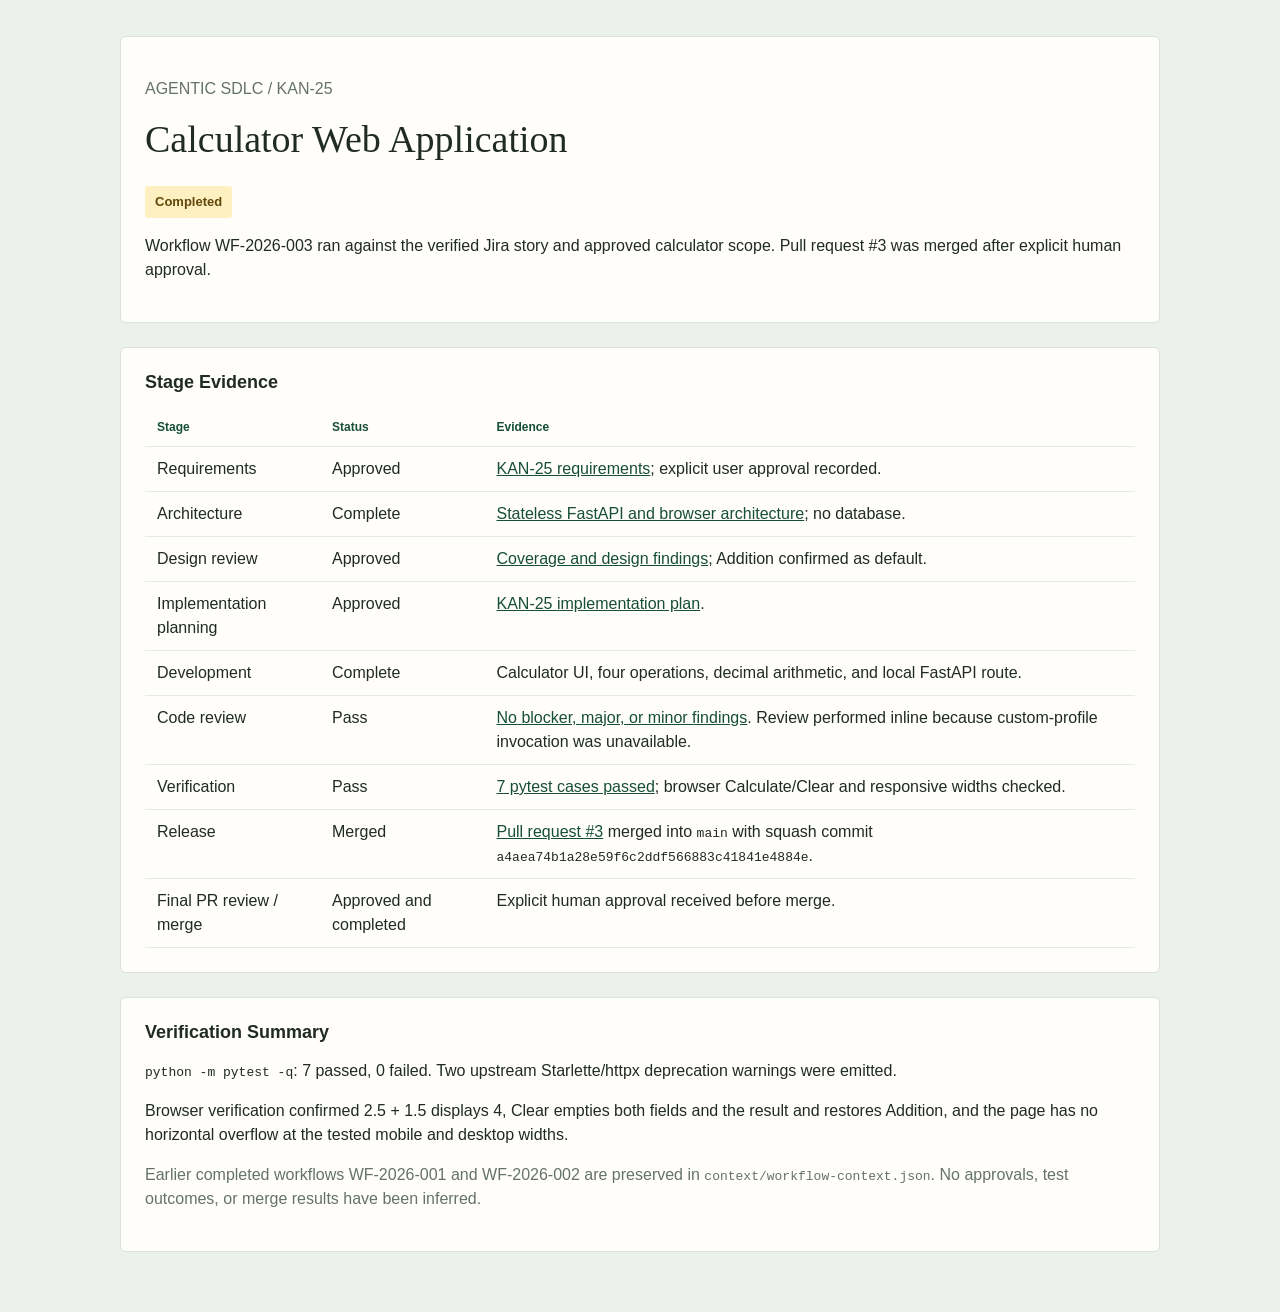
<file: docs/workflow-report-WF-2026-003.html>
<!doctype html>
<html lang="en">

<head>
    <meta charset="utf-8">
    <meta name="viewport" content="width=device-width, initial-scale=1">
    <title>SDLC Workflow Report WF-2026-003</title>
    <style>
        :root {
            color-scheme: light;
            font-family: "Trebuchet MS", sans-serif;
            color: #202a26;
            background: #edf1eb;
        }

        body {
            max-width: 1040px;
            margin: 0 auto;
            padding: 36px 22px;
        }

        header,
        section {
            margin-bottom: 24px;
            padding: 24px;
            border: 1px solid #dbe2db;
            border-radius: 6px;
            background: #fffefa;
        }

        h1,
        h2 {
            margin-top: 0;
        }

        h1 {
            font-family: Georgia, "Times New Roman", serif;
            font-size: 38px;
            font-weight: 400;
        }

        h2 {
            font-size: 18px;
        }

        p,
        td,
        th {
            line-height: 1.5;
        }

        .status {
            display: inline-block;
            padding: 6px 10px;
            border-radius: 3px;
            background: #fff0c2;
            color: #61470a;
            font-size: 13px;
            font-weight: 700;
        }

        table {
            width: 100%;
            border-collapse: collapse;
            text-align: left;
        }

        th,
        td {
            padding: 10px 12px;
            border-bottom: 1px solid #e5eae3;
            vertical-align: top;
        }

        th {
            color: #164d3b;
            font-size: 12px;
        }

        a {
            color: #164d3b;
        }

        .muted {
            color: #65726b;
        }

        @media (max-width: 620px) {
            body {
                padding: 20px 12px;
            }

            header,
            section {
                padding: 18px;
            }

            th,
            td {
                padding: 8px 6px;
            }
        }
    </style>
</head>

<body>
    <header>
        <p class="muted">AGENTIC SDLC / KAN-25</p>
        <h1>Calculator Web Application</h1>
        <p><span class="status">Completed</span></p>
        <p>Workflow WF-2026-003 ran against the verified Jira story and approved calculator scope. Pull request #3 was
            merged after explicit human approval.</p>
    </header>

    <section>
        <h2>Stage Evidence</h2>
        <table>
            <thead>
                <tr>
                    <th>Stage</th>
                    <th>Status</th>
                    <th>Evidence</th>
                </tr>
            </thead>
            <tbody>
                <tr>
                    <td>Requirements</td>
                    <td>Approved</td>
                    <td><a href="plans/requirements.md">KAN-25 requirements</a>; explicit user approval recorded.</td>
                </tr>
                <tr>
                    <td>Architecture</td>
                    <td>Complete</td>
                    <td><a href="plans/architecture.md">Stateless FastAPI and browser architecture</a>; no database.
                    </td>
                </tr>
                <tr>
                    <td>Design review</td>
                    <td>Approved</td>
                    <td><a href="plans/design-review.md">Coverage and design findings</a>; Addition confirmed as
                        default.</td>
                </tr>
                <tr>
                    <td>Implementation planning</td>
                    <td>Approved</td>
                    <td><a href="plans/impl-plan.md">KAN-25 implementation plan</a>.</td>
                </tr>
                <tr>
                    <td>Development</td>
                    <td>Complete</td>
                    <td>Calculator UI, four operations, decimal arithmetic, and local FastAPI route.</td>
                </tr>
                <tr>
                    <td>Code review</td>
                    <td>Pass</td>
                    <td><a href="plans/code-review.md">No blocker, major, or minor findings</a>. Review performed inline
                        because custom-profile invocation was unavailable.</td>
                </tr>
                <tr>
                    <td>Verification</td>
                    <td>Pass</td>
                    <td><a href="plans/verification.md">7 pytest cases passed</a>; browser Calculate/Clear and
                        responsive widths checked.</td>
                </tr>
                <tr>
                    <td>Release</td>
                    <td>Merged</td>
                    <td><a href="https://github.com/poojasaini11291/ps_capstone_claude/pull/3">Pull request #3</a>
                        merged
                        into <code>main</code> with squash commit <code>a4aea74b1a28e59f6c2ddf566883c41841e4884e</code>.
                    </td>
                </tr>
                <tr>
                    <td>Final PR review / merge</td>
                    <td>Approved and completed</td>
                    <td>Explicit human approval received before merge.</td>
                </tr>
            </tbody>
        </table>
    </section>

    <section>
        <h2>Verification Summary</h2>
        <p><code>python -m pytest -q</code>: 7 passed, 0 failed. Two upstream Starlette/httpx deprecation warnings were
            emitted.</p>
        <p>Browser verification confirmed 2.5 + 1.5 displays 4, Clear empties both fields and the result and restores
            Addition, and the page has no horizontal overflow at the tested mobile and desktop widths.</p>
        <p class="muted">Earlier completed workflows WF-2026-001 and WF-2026-002 are preserved in
            <code>context/workflow-context.json</code>. No approvals, test outcomes, or merge results have been
            inferred.
        </p>
    </section>
</body>

</html>
</file>
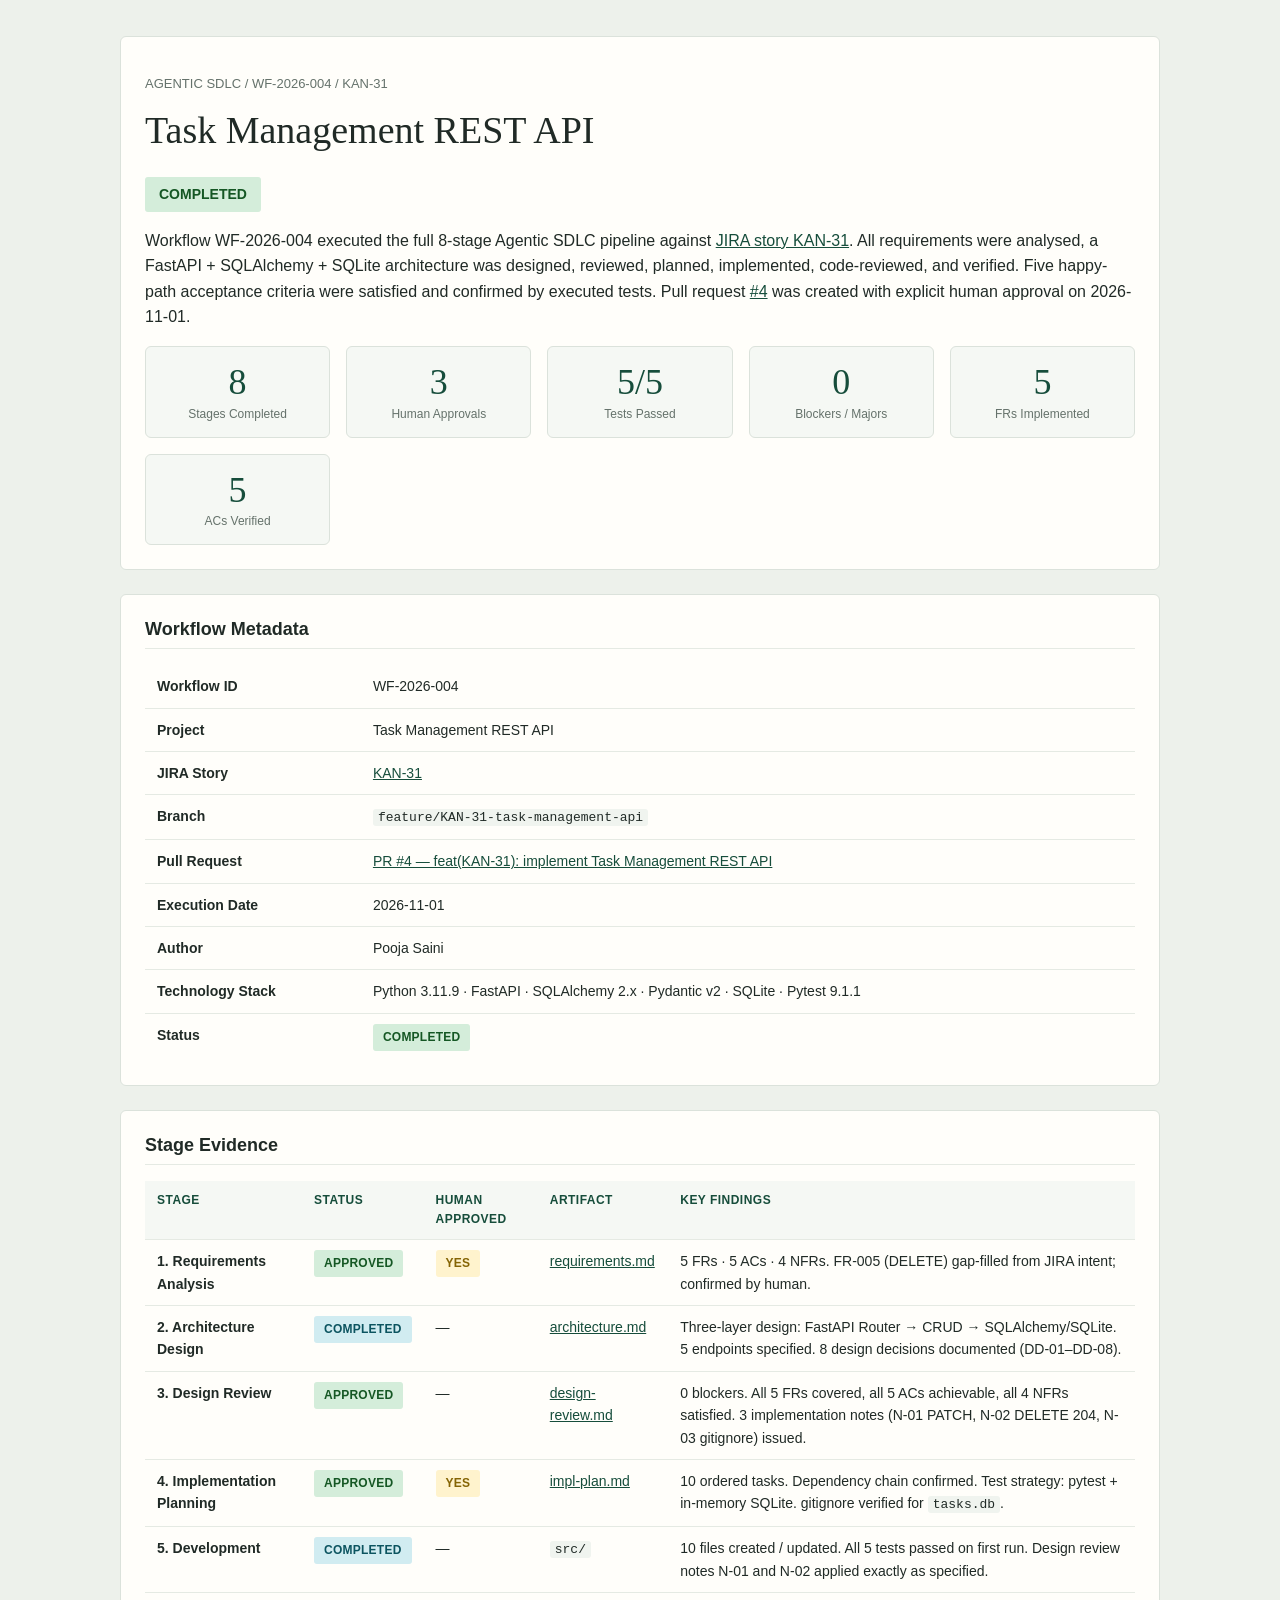
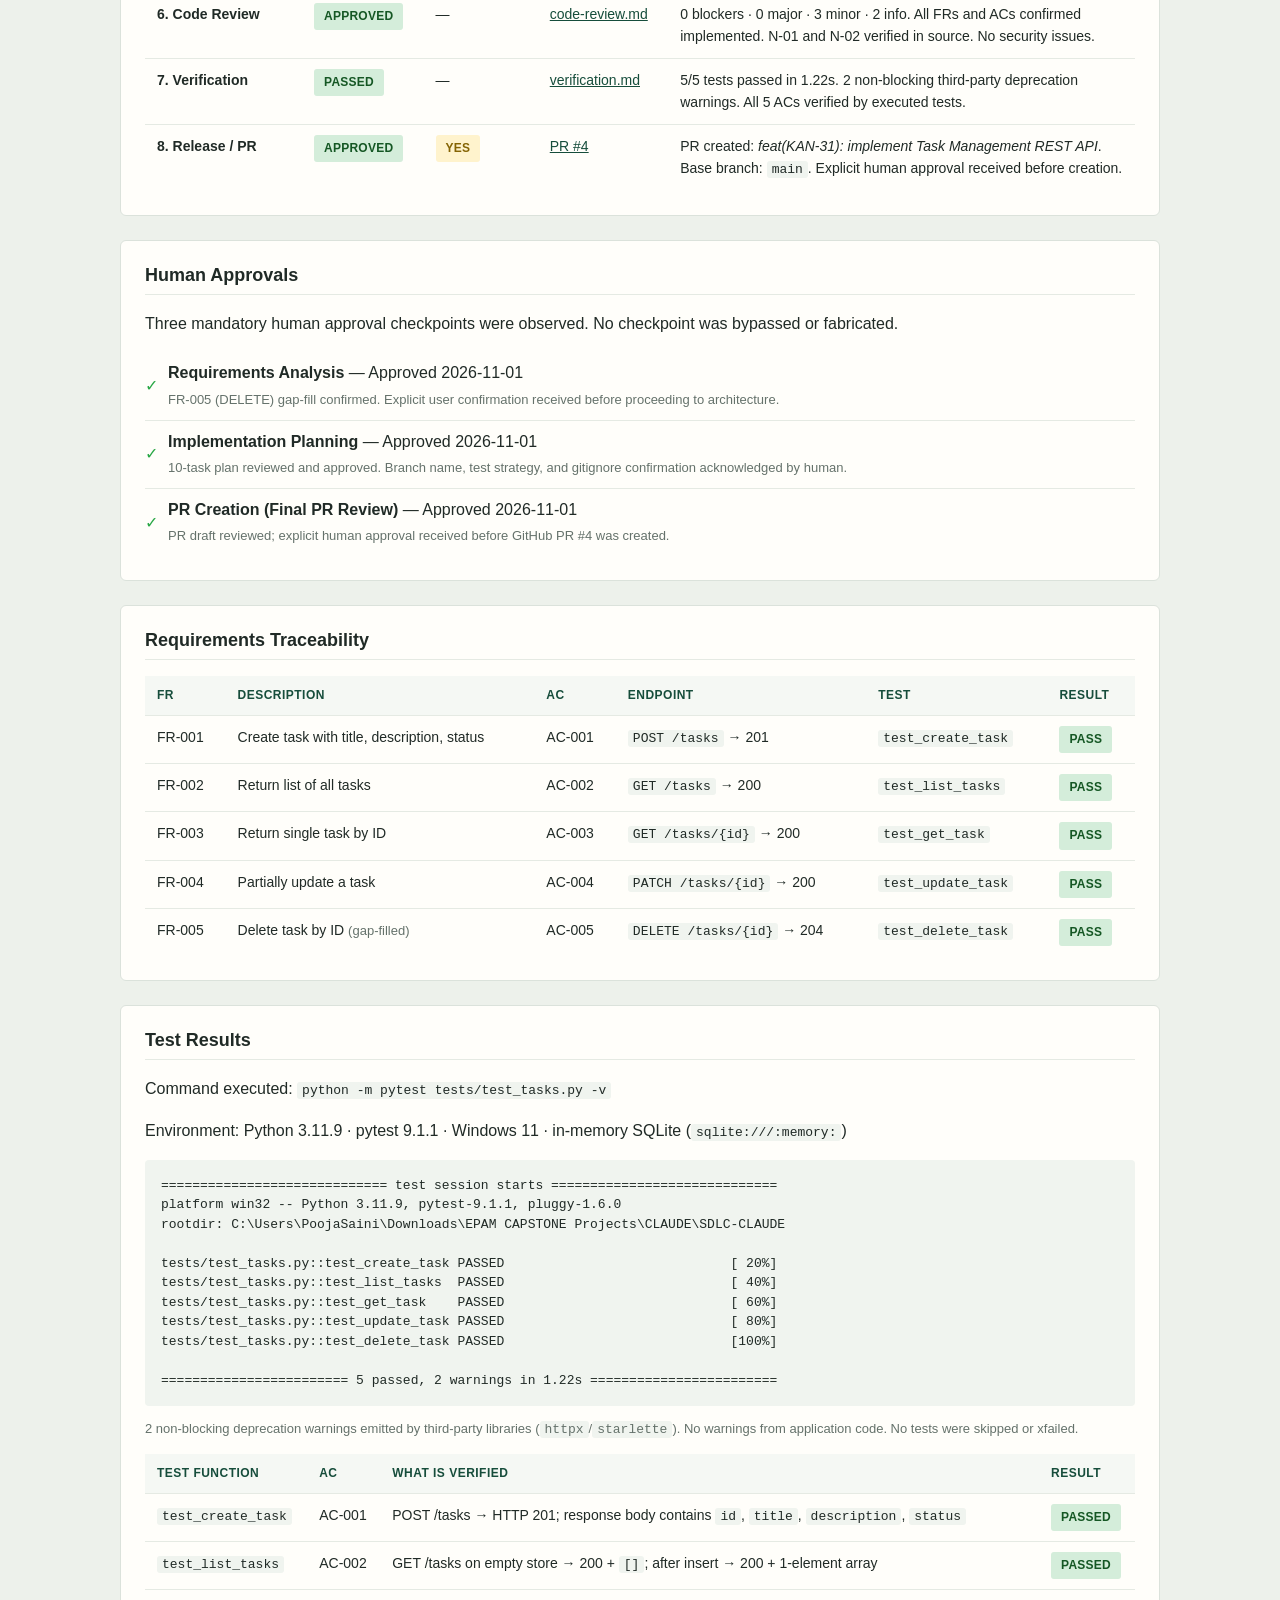
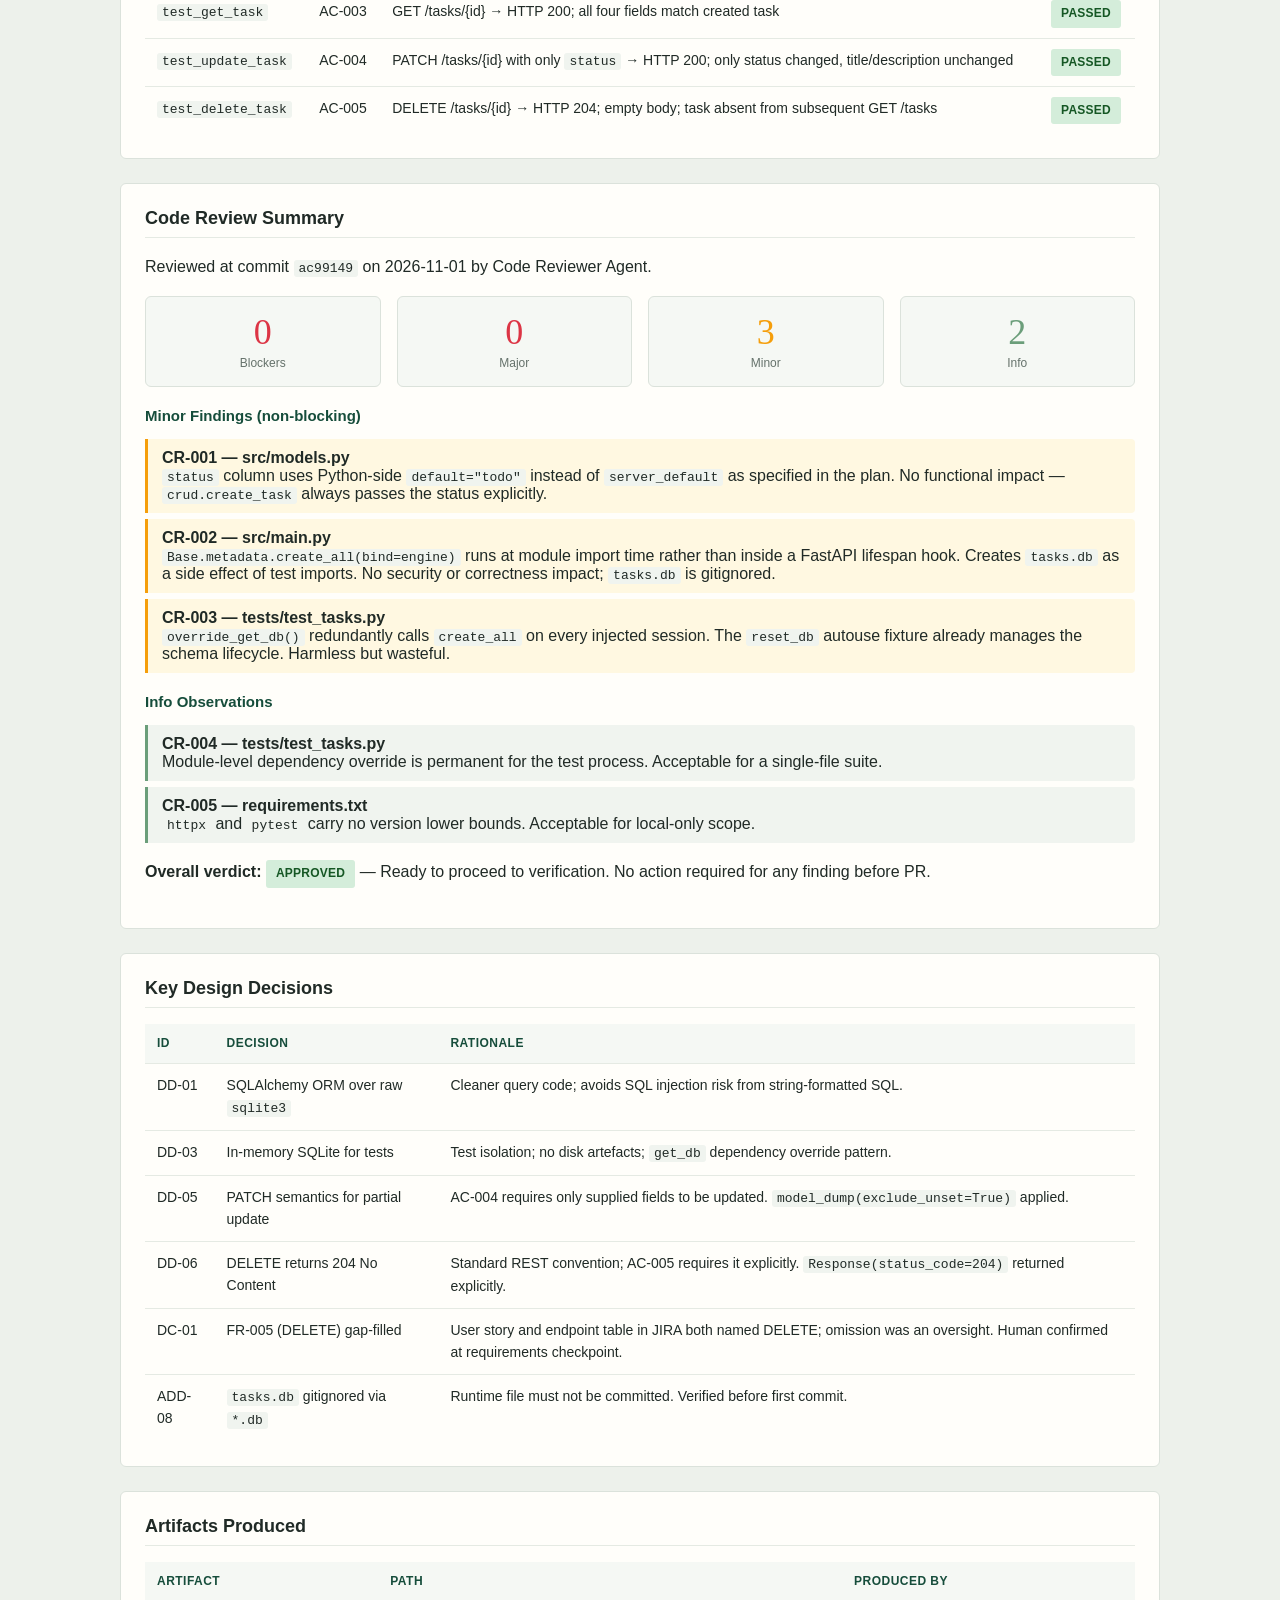
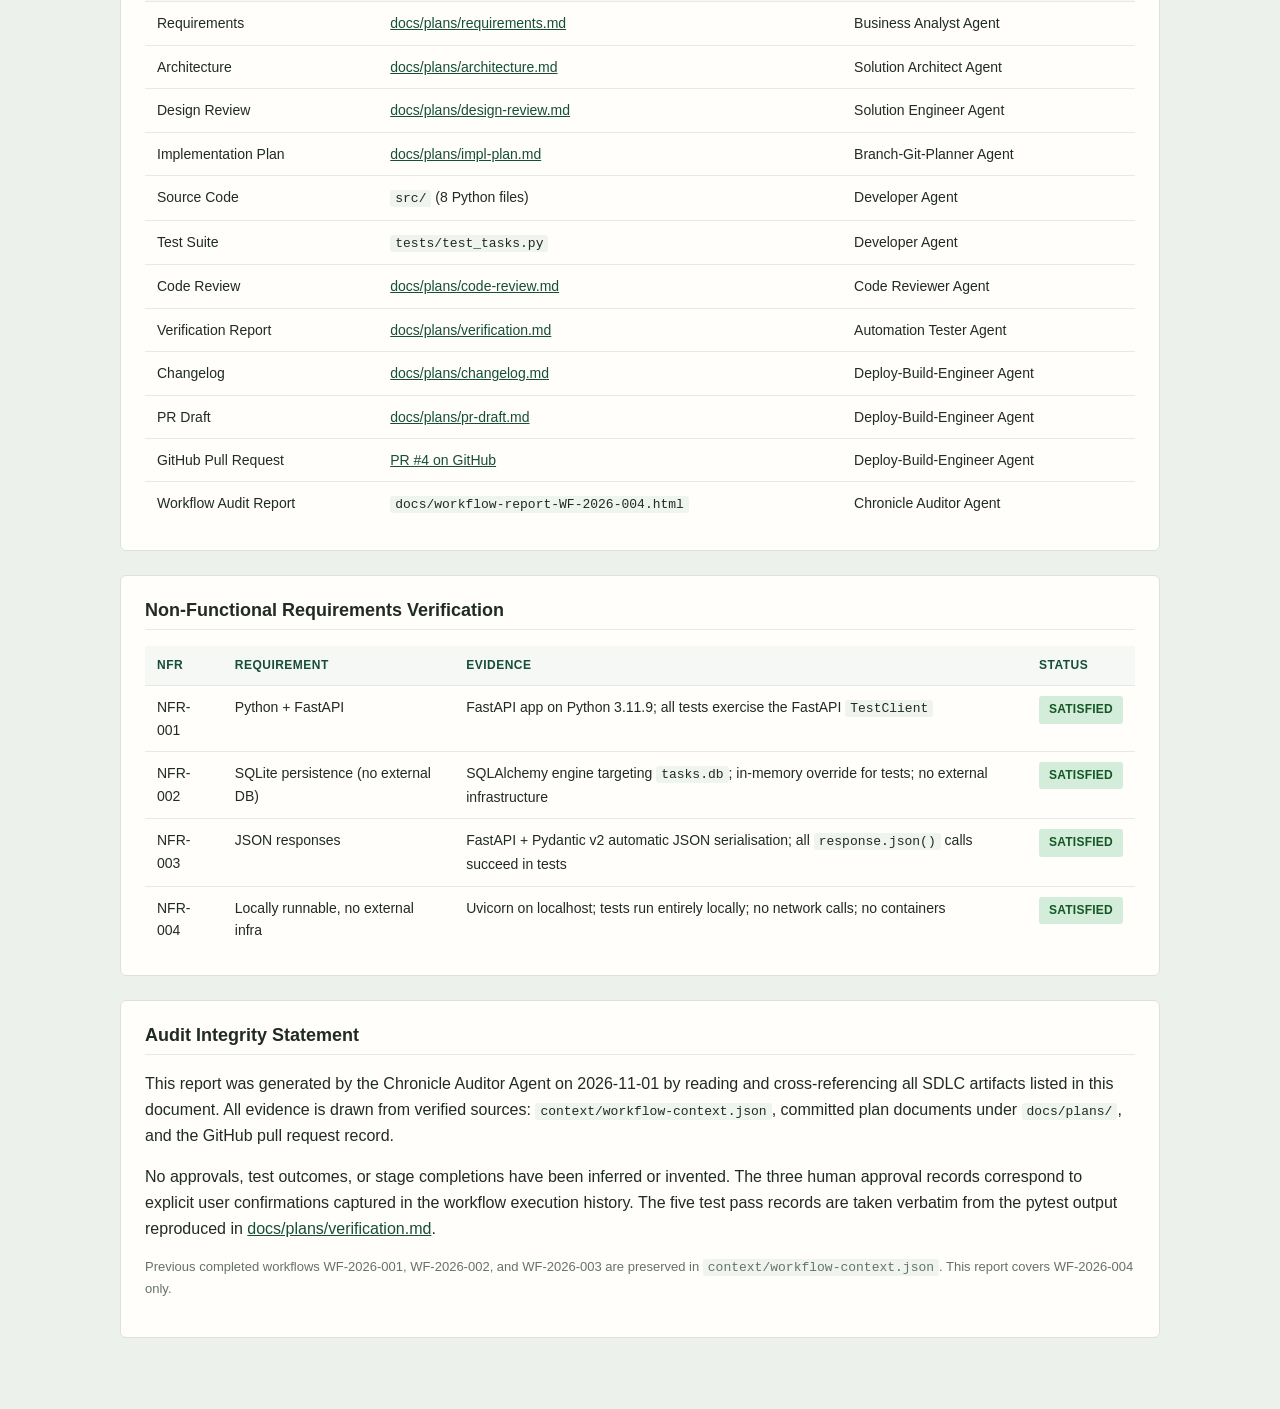
<file: docs/workflow-report-WF-2026-004.html>
<!doctype html>
<html lang="en">

<head>
    <meta charset="utf-8">
    <meta name="viewport" content="width=device-width, initial-scale=1">
    <title>SDLC Workflow Report WF-2026-004</title>
    <style>
        :root {
            color-scheme: light;
            font-family: "Trebuchet MS", sans-serif;
            color: #202a26;
            background: #edf1eb;
        }

        body {
            max-width: 1040px;
            margin: 0 auto;
            padding: 36px 22px;
        }

        header,
        section {
            margin-bottom: 24px;
            padding: 24px;
            border: 1px solid #dbe2db;
            border-radius: 6px;
            background: #fffefa;
        }

        h1,
        h2,
        h3 {
            margin-top: 0;
        }

        h1 {
            font-family: Georgia, "Times New Roman", serif;
            font-size: 38px;
            font-weight: 400;
        }

        h2 {
            font-size: 18px;
            border-bottom: 1px solid #e5eae3;
            padding-bottom: 8px;
            margin-bottom: 16px;
        }

        h3 {
            font-size: 15px;
            color: #164d3b;
            margin-top: 20px;
        }

        p,
        td,
        th,
        li {
            line-height: 1.6;
        }

        .badge {
            display: inline-block;
            padding: 4px 10px;
            border-radius: 3px;
            font-size: 12px;
            font-weight: 700;
            letter-spacing: 0.02em;
        }

        .badge-approved { background: #d4edda; color: #155724; }
        .badge-completed { background: #d1ecf1; color: #0c5460; }
        .badge-passed { background: #d4edda; color: #155724; }
        .badge-human { background: #fff3cd; color: #856404; }
        .badge-inprogress { background: #fff0c2; color: #61470a; }

        .status-block {
            display: inline-block;
            padding: 6px 14px;
            border-radius: 3px;
            background: #d4edda;
            color: #155724;
            font-size: 14px;
            font-weight: 700;
        }

        table {
            width: 100%;
            border-collapse: collapse;
            text-align: left;
            font-size: 14px;
        }

        th,
        td {
            padding: 10px 12px;
            border-bottom: 1px solid #e5eae3;
            vertical-align: top;
        }

        th {
            color: #164d3b;
            font-size: 12px;
            font-weight: 700;
            text-transform: uppercase;
            letter-spacing: 0.04em;
            background: #f5f8f4;
        }

        tr:last-child td {
            border-bottom: none;
        }

        a {
            color: #164d3b;
            text-decoration: underline;
        }

        a:hover {
            color: #0d3327;
        }

        .muted {
            color: #65726b;
            font-size: 13px;
        }

        code {
            background: #f0f4ef;
            padding: 1px 5px;
            border-radius: 3px;
            font-family: "Courier New", Courier, monospace;
            font-size: 13px;
        }

        pre {
            background: #f0f4ef;
            padding: 16px;
            border-radius: 4px;
            overflow-x: auto;
            font-size: 13px;
            line-height: 1.5;
        }

        pre code {
            background: none;
            padding: 0;
        }

        .summary-grid {
            display: grid;
            grid-template-columns: repeat(auto-fit, minmax(160px, 1fr));
            gap: 16px;
            margin-top: 16px;
        }

        .stat-tile {
            background: #f5f8f4;
            border: 1px solid #dbe2db;
            border-radius: 6px;
            padding: 16px 18px;
            text-align: center;
        }

        .stat-tile .num {
            font-family: Georgia, serif;
            font-size: 36px;
            font-weight: 400;
            color: #164d3b;
            line-height: 1.1;
        }

        .stat-tile .label {
            font-size: 12px;
            color: #65726b;
            margin-top: 4px;
        }

        .finding-minor { background: #fff8e1; border-left: 3px solid #f59e0b; padding: 10px 14px; margin: 6px 0; border-radius: 0 4px 4px 0; }
        .finding-info { background: #f0f4ef; border-left: 3px solid #6b9e7a; padding: 10px 14px; margin: 6px 0; border-radius: 0 4px 4px 0; }

        .stage-row td:first-child {
            font-weight: 600;
        }

        .approvals-list {
            list-style: none;
            padding: 0;
            margin: 0;
        }

        .approvals-list li {
            padding: 8px 0;
            border-bottom: 1px solid #e5eae3;
            display: flex;
            align-items: center;
            gap: 10px;
        }

        .approvals-list li:last-child {
            border-bottom: none;
        }

        .checkmark {
            color: #28a745;
            font-size: 16px;
        }

        @media (max-width: 620px) {
            body { padding: 20px 12px; }
            header, section { padding: 18px; }
            th, td { padding: 8px 6px; }
            .summary-grid { grid-template-columns: repeat(2, 1fr); }
            h1 { font-size: 28px; }
        }
    </style>
</head>

<body>

    <!-- ====== HEADER ====== -->
    <header>
        <p class="muted">AGENTIC SDLC / WF-2026-004 / KAN-31</p>
        <h1>Task Management REST API</h1>
        <p><span class="status-block">COMPLETED</span></p>
        <p>
            Workflow WF-2026-004 executed the full 8-stage Agentic SDLC pipeline against
            <a href="https://poojasaini11291.atlassian.net/browse/KAN-31">JIRA story KAN-31</a>.
            All requirements were analysed, a FastAPI + SQLAlchemy + SQLite architecture was designed,
            reviewed, planned, implemented, code-reviewed, and verified. Five happy-path acceptance
            criteria were satisfied and confirmed by executed tests.
            Pull request <a href="https://github.com/poojasaini11291/ps_capstone_claude/pull/4">#4</a>
            was created with explicit human approval on 2026-11-01.
        </p>

        <div class="summary-grid">
            <div class="stat-tile">
                <div class="num">8</div>
                <div class="label">Stages Completed</div>
            </div>
            <div class="stat-tile">
                <div class="num">3</div>
                <div class="label">Human Approvals</div>
            </div>
            <div class="stat-tile">
                <div class="num">5/5</div>
                <div class="label">Tests Passed</div>
            </div>
            <div class="stat-tile">
                <div class="num">0</div>
                <div class="label">Blockers / Majors</div>
            </div>
            <div class="stat-tile">
                <div class="num">5</div>
                <div class="label">FRs Implemented</div>
            </div>
            <div class="stat-tile">
                <div class="num">5</div>
                <div class="label">ACs Verified</div>
            </div>
        </div>
    </header>

    <!-- ====== WORKFLOW METADATA ====== -->
    <section>
        <h2>Workflow Metadata</h2>
        <table>
            <tbody>
                <tr><td><strong>Workflow ID</strong></td><td>WF-2026-004</td></tr>
                <tr><td><strong>Project</strong></td><td>Task Management REST API</td></tr>
                <tr><td><strong>JIRA Story</strong></td><td><a href="https://poojasaini11291.atlassian.net/browse/KAN-31">KAN-31</a></td></tr>
                <tr><td><strong>Branch</strong></td><td><code>feature/KAN-31-task-management-api</code></td></tr>
                <tr><td><strong>Pull Request</strong></td><td><a href="https://github.com/poojasaini11291/ps_capstone_claude/pull/4">PR #4 — feat(KAN-31): implement Task Management REST API</a></td></tr>
                <tr><td><strong>Execution Date</strong></td><td>2026-11-01</td></tr>
                <tr><td><strong>Author</strong></td><td>Pooja Saini</td></tr>
                <tr><td><strong>Technology Stack</strong></td><td>Python 3.11.9 · FastAPI · SQLAlchemy 2.x · Pydantic v2 · SQLite · Pytest 9.1.1</td></tr>
                <tr><td><strong>Status</strong></td><td><span class="badge badge-approved">COMPLETED</span></td></tr>
            </tbody>
        </table>
    </section>

    <!-- ====== STAGE EVIDENCE ====== -->
    <section>
        <h2>Stage Evidence</h2>
        <table>
            <thead>
                <tr>
                    <th>Stage</th>
                    <th>Status</th>
                    <th>Human Approved</th>
                    <th>Artifact</th>
                    <th>Key Findings</th>
                </tr>
            </thead>
            <tbody>
                <tr class="stage-row">
                    <td>1. Requirements Analysis</td>
                    <td><span class="badge badge-approved">APPROVED</span></td>
                    <td><span class="badge badge-human">YES</span></td>
                    <td><a href="plans/requirements.md">requirements.md</a></td>
                    <td>5 FRs · 5 ACs · 4 NFRs. FR-005 (DELETE) gap-filled from JIRA intent; confirmed by human.</td>
                </tr>
                <tr class="stage-row">
                    <td>2. Architecture Design</td>
                    <td><span class="badge badge-completed">COMPLETED</span></td>
                    <td>—</td>
                    <td><a href="plans/architecture.md">architecture.md</a></td>
                    <td>Three-layer design: FastAPI Router → CRUD → SQLAlchemy/SQLite. 5 endpoints specified. 8 design decisions documented (DD-01–DD-08).</td>
                </tr>
                <tr class="stage-row">
                    <td>3. Design Review</td>
                    <td><span class="badge badge-approved">APPROVED</span></td>
                    <td>—</td>
                    <td><a href="plans/design-review.md">design-review.md</a></td>
                    <td>0 blockers. All 5 FRs covered, all 5 ACs achievable, all 4 NFRs satisfied. 3 implementation notes (N-01 PATCH, N-02 DELETE 204, N-03 gitignore) issued.</td>
                </tr>
                <tr class="stage-row">
                    <td>4. Implementation Planning</td>
                    <td><span class="badge badge-approved">APPROVED</span></td>
                    <td><span class="badge badge-human">YES</span></td>
                    <td><a href="plans/impl-plan.md">impl-plan.md</a></td>
                    <td>10 ordered tasks. Dependency chain confirmed. Test strategy: pytest + in-memory SQLite. gitignore verified for <code>tasks.db</code>.</td>
                </tr>
                <tr class="stage-row">
                    <td>5. Development</td>
                    <td><span class="badge badge-completed">COMPLETED</span></td>
                    <td>—</td>
                    <td><code>src/</code></td>
                    <td>10 files created / updated. All 5 tests passed on first run. Design review notes N-01 and N-02 applied exactly as specified.</td>
                </tr>
                <tr class="stage-row">
                    <td>6. Code Review</td>
                    <td><span class="badge badge-approved">APPROVED</span></td>
                    <td>—</td>
                    <td><a href="plans/code-review.md">code-review.md</a></td>
                    <td>0 blockers · 0 major · 3 minor · 2 info. All FRs and ACs confirmed implemented. N-01 and N-02 verified in source. No security issues.</td>
                </tr>
                <tr class="stage-row">
                    <td>7. Verification</td>
                    <td><span class="badge badge-passed">PASSED</span></td>
                    <td>—</td>
                    <td><a href="plans/verification.md">verification.md</a></td>
                    <td>5/5 tests passed in 1.22s. 2 non-blocking third-party deprecation warnings. All 5 ACs verified by executed tests.</td>
                </tr>
                <tr class="stage-row">
                    <td>8. Release / PR</td>
                    <td><span class="badge badge-approved">APPROVED</span></td>
                    <td><span class="badge badge-human">YES</span></td>
                    <td><a href="https://github.com/poojasaini11291/ps_capstone_claude/pull/4">PR #4</a></td>
                    <td>PR created: <em>feat(KAN-31): implement Task Management REST API</em>. Base branch: <code>main</code>. Explicit human approval received before creation.</td>
                </tr>
            </tbody>
        </table>
    </section>

    <!-- ====== HUMAN APPROVALS ====== -->
    <section>
        <h2>Human Approvals</h2>
        <p>Three mandatory human approval checkpoints were observed. No checkpoint was bypassed or fabricated.</p>
        <ul class="approvals-list">
            <li>
                <span class="checkmark">✓</span>
                <div>
                    <strong>Requirements Analysis</strong> — Approved 2026-11-01<br>
                    <span class="muted">FR-005 (DELETE) gap-fill confirmed. Explicit user confirmation received before proceeding to architecture.</span>
                </div>
            </li>
            <li>
                <span class="checkmark">✓</span>
                <div>
                    <strong>Implementation Planning</strong> — Approved 2026-11-01<br>
                    <span class="muted">10-task plan reviewed and approved. Branch name, test strategy, and gitignore confirmation acknowledged by human.</span>
                </div>
            </li>
            <li>
                <span class="checkmark">✓</span>
                <div>
                    <strong>PR Creation (Final PR Review)</strong> — Approved 2026-11-01<br>
                    <span class="muted">PR draft reviewed; explicit human approval received before GitHub PR #4 was created.</span>
                </div>
            </li>
        </ul>
    </section>

    <!-- ====== REQUIREMENTS TRACEABILITY ====== -->
    <section>
        <h2>Requirements Traceability</h2>
        <table>
            <thead>
                <tr>
                    <th>FR</th>
                    <th>Description</th>
                    <th>AC</th>
                    <th>Endpoint</th>
                    <th>Test</th>
                    <th>Result</th>
                </tr>
            </thead>
            <tbody>
                <tr>
                    <td>FR-001</td>
                    <td>Create task with title, description, status</td>
                    <td>AC-001</td>
                    <td><code>POST /tasks</code> → 201</td>
                    <td><code>test_create_task</code></td>
                    <td><span class="badge badge-passed">PASS</span></td>
                </tr>
                <tr>
                    <td>FR-002</td>
                    <td>Return list of all tasks</td>
                    <td>AC-002</td>
                    <td><code>GET /tasks</code> → 200</td>
                    <td><code>test_list_tasks</code></td>
                    <td><span class="badge badge-passed">PASS</span></td>
                </tr>
                <tr>
                    <td>FR-003</td>
                    <td>Return single task by ID</td>
                    <td>AC-003</td>
                    <td><code>GET /tasks/{id}</code> → 200</td>
                    <td><code>test_get_task</code></td>
                    <td><span class="badge badge-passed">PASS</span></td>
                </tr>
                <tr>
                    <td>FR-004</td>
                    <td>Partially update a task</td>
                    <td>AC-004</td>
                    <td><code>PATCH /tasks/{id}</code> → 200</td>
                    <td><code>test_update_task</code></td>
                    <td><span class="badge badge-passed">PASS</span></td>
                </tr>
                <tr>
                    <td>FR-005</td>
                    <td>Delete task by ID <span class="muted">(gap-filled)</span></td>
                    <td>AC-005</td>
                    <td><code>DELETE /tasks/{id}</code> → 204</td>
                    <td><code>test_delete_task</code></td>
                    <td><span class="badge badge-passed">PASS</span></td>
                </tr>
            </tbody>
        </table>
    </section>

    <!-- ====== TEST RESULTS ====== -->
    <section>
        <h2>Test Results</h2>
        <p>Command executed: <code>python -m pytest tests/test_tasks.py -v</code></p>
        <p>Environment: Python 3.11.9 · pytest 9.1.1 · Windows 11 · in-memory SQLite (<code>sqlite:///:memory:</code>)</p>

        <pre><code>============================= test session starts =============================
platform win32 -- Python 3.11.9, pytest-9.1.1, pluggy-1.6.0
rootdir: C:\Users\PoojaSaini\Downloads\EPAM CAPSTONE Projects\CLAUDE\SDLC-CLAUDE

tests/test_tasks.py::test_create_task PASSED                             [ 20%]
tests/test_tasks.py::test_list_tasks  PASSED                             [ 40%]
tests/test_tasks.py::test_get_task    PASSED                             [ 60%]
tests/test_tasks.py::test_update_task PASSED                             [ 80%]
tests/test_tasks.py::test_delete_task PASSED                             [100%]

======================== 5 passed, 2 warnings in 1.22s ========================</code></pre>

        <p class="muted">2 non-blocking deprecation warnings emitted by third-party libraries (<code>httpx</code>/<code>starlette</code>). No warnings from application code. No tests were skipped or xfailed.</p>

        <table>
            <thead>
                <tr>
                    <th>Test Function</th>
                    <th>AC</th>
                    <th>What Is Verified</th>
                    <th>Result</th>
                </tr>
            </thead>
            <tbody>
                <tr>
                    <td><code>test_create_task</code></td>
                    <td>AC-001</td>
                    <td>POST /tasks → HTTP 201; response body contains <code>id</code>, <code>title</code>, <code>description</code>, <code>status</code></td>
                    <td><span class="badge badge-passed">PASSED</span></td>
                </tr>
                <tr>
                    <td><code>test_list_tasks</code></td>
                    <td>AC-002</td>
                    <td>GET /tasks on empty store → 200 + <code>[]</code>; after insert → 200 + 1-element array</td>
                    <td><span class="badge badge-passed">PASSED</span></td>
                </tr>
                <tr>
                    <td><code>test_get_task</code></td>
                    <td>AC-003</td>
                    <td>GET /tasks/{id} → HTTP 200; all four fields match created task</td>
                    <td><span class="badge badge-passed">PASSED</span></td>
                </tr>
                <tr>
                    <td><code>test_update_task</code></td>
                    <td>AC-004</td>
                    <td>PATCH /tasks/{id} with only <code>status</code> → HTTP 200; only status changed, title/description unchanged</td>
                    <td><span class="badge badge-passed">PASSED</span></td>
                </tr>
                <tr>
                    <td><code>test_delete_task</code></td>
                    <td>AC-005</td>
                    <td>DELETE /tasks/{id} → HTTP 204; empty body; task absent from subsequent GET /tasks</td>
                    <td><span class="badge badge-passed">PASSED</span></td>
                </tr>
            </tbody>
        </table>
    </section>

    <!-- ====== CODE REVIEW ====== -->
    <section>
        <h2>Code Review Summary</h2>
        <p>Reviewed at commit <code>ac99149</code> on 2026-11-01 by Code Reviewer Agent.</p>

        <div class="summary-grid" style="margin-bottom:16px;">
            <div class="stat-tile">
                <div class="num" style="color:#dc3545;">0</div>
                <div class="label">Blockers</div>
            </div>
            <div class="stat-tile">
                <div class="num" style="color:#dc3545;">0</div>
                <div class="label">Major</div>
            </div>
            <div class="stat-tile">
                <div class="num" style="color:#f59e0b;">3</div>
                <div class="label">Minor</div>
            </div>
            <div class="stat-tile">
                <div class="num" style="color:#6b9e7a;">2</div>
                <div class="label">Info</div>
            </div>
        </div>

        <h3>Minor Findings (non-blocking)</h3>
        <div class="finding-minor">
            <strong>CR-001 — src/models.py</strong><br>
            <code>status</code> column uses Python-side <code>default="todo"</code> instead of <code>server_default</code> as specified in the plan. No functional impact — <code>crud.create_task</code> always passes the status explicitly.
        </div>
        <div class="finding-minor">
            <strong>CR-002 — src/main.py</strong><br>
            <code>Base.metadata.create_all(bind=engine)</code> runs at module import time rather than inside a FastAPI lifespan hook. Creates <code>tasks.db</code> as a side effect of test imports. No security or correctness impact; <code>tasks.db</code> is gitignored.
        </div>
        <div class="finding-minor">
            <strong>CR-003 — tests/test_tasks.py</strong><br>
            <code>override_get_db()</code> redundantly calls <code>create_all</code> on every injected session. The <code>reset_db</code> autouse fixture already manages the schema lifecycle. Harmless but wasteful.
        </div>

        <h3>Info Observations</h3>
        <div class="finding-info">
            <strong>CR-004 — tests/test_tasks.py</strong><br>
            Module-level dependency override is permanent for the test process. Acceptable for a single-file suite.
        </div>
        <div class="finding-info">
            <strong>CR-005 — requirements.txt</strong><br>
            <code>httpx</code> and <code>pytest</code> carry no version lower bounds. Acceptable for local-only scope.
        </div>

        <p style="margin-top:16px;"><strong>Overall verdict: <span class="badge badge-approved">APPROVED</span></strong> — Ready to proceed to verification. No action required for any finding before PR.</p>
    </section>

    <!-- ====== KEY DECISIONS ====== -->
    <section>
        <h2>Key Design Decisions</h2>
        <table>
            <thead>
                <tr>
                    <th>ID</th>
                    <th>Decision</th>
                    <th>Rationale</th>
                </tr>
            </thead>
            <tbody>
                <tr><td>DD-01</td><td>SQLAlchemy ORM over raw <code>sqlite3</code></td><td>Cleaner query code; avoids SQL injection risk from string-formatted SQL.</td></tr>
                <tr><td>DD-03</td><td>In-memory SQLite for tests</td><td>Test isolation; no disk artefacts; <code>get_db</code> dependency override pattern.</td></tr>
                <tr><td>DD-05</td><td>PATCH semantics for partial update</td><td>AC-004 requires only supplied fields to be updated. <code>model_dump(exclude_unset=True)</code> applied.</td></tr>
                <tr><td>DD-06</td><td>DELETE returns 204 No Content</td><td>Standard REST convention; AC-005 requires it explicitly. <code>Response(status_code=204)</code> returned explicitly.</td></tr>
                <tr><td>DC-01</td><td>FR-005 (DELETE) gap-filled</td><td>User story and endpoint table in JIRA both named DELETE; omission was an oversight. Human confirmed at requirements checkpoint.</td></tr>
                <tr><td>ADD-08</td><td><code>tasks.db</code> gitignored via <code>*.db</code></td><td>Runtime file must not be committed. Verified before first commit.</td></tr>
            </tbody>
        </table>
    </section>

    <!-- ====== ARTIFACTS PRODUCED ====== -->
    <section>
        <h2>Artifacts Produced</h2>
        <table>
            <thead>
                <tr>
                    <th>Artifact</th>
                    <th>Path</th>
                    <th>Produced by</th>
                </tr>
            </thead>
            <tbody>
                <tr><td>Requirements</td><td><a href="plans/requirements.md">docs/plans/requirements.md</a></td><td>Business Analyst Agent</td></tr>
                <tr><td>Architecture</td><td><a href="plans/architecture.md">docs/plans/architecture.md</a></td><td>Solution Architect Agent</td></tr>
                <tr><td>Design Review</td><td><a href="plans/design-review.md">docs/plans/design-review.md</a></td><td>Solution Engineer Agent</td></tr>
                <tr><td>Implementation Plan</td><td><a href="plans/impl-plan.md">docs/plans/impl-plan.md</a></td><td>Branch-Git-Planner Agent</td></tr>
                <tr><td>Source Code</td><td><code>src/</code> (8 Python files)</td><td>Developer Agent</td></tr>
                <tr><td>Test Suite</td><td><code>tests/test_tasks.py</code></td><td>Developer Agent</td></tr>
                <tr><td>Code Review</td><td><a href="plans/code-review.md">docs/plans/code-review.md</a></td><td>Code Reviewer Agent</td></tr>
                <tr><td>Verification Report</td><td><a href="plans/verification.md">docs/plans/verification.md</a></td><td>Automation Tester Agent</td></tr>
                <tr><td>Changelog</td><td><a href="plans/changelog.md">docs/plans/changelog.md</a></td><td>Deploy-Build-Engineer Agent</td></tr>
                <tr><td>PR Draft</td><td><a href="plans/pr-draft.md">docs/plans/pr-draft.md</a></td><td>Deploy-Build-Engineer Agent</td></tr>
                <tr><td>GitHub Pull Request</td><td><a href="https://github.com/poojasaini11291/ps_capstone_claude/pull/4">PR #4 on GitHub</a></td><td>Deploy-Build-Engineer Agent</td></tr>
                <tr><td>Workflow Audit Report</td><td><code>docs/workflow-report-WF-2026-004.html</code></td><td>Chronicle Auditor Agent</td></tr>
            </tbody>
        </table>
    </section>

    <!-- ====== NFR VERIFICATION ====== -->
    <section>
        <h2>Non-Functional Requirements Verification</h2>
        <table>
            <thead>
                <tr>
                    <th>NFR</th>
                    <th>Requirement</th>
                    <th>Evidence</th>
                    <th>Status</th>
                </tr>
            </thead>
            <tbody>
                <tr>
                    <td>NFR-001</td>
                    <td>Python + FastAPI</td>
                    <td>FastAPI app on Python 3.11.9; all tests exercise the FastAPI <code>TestClient</code></td>
                    <td><span class="badge badge-passed">SATISFIED</span></td>
                </tr>
                <tr>
                    <td>NFR-002</td>
                    <td>SQLite persistence (no external DB)</td>
                    <td>SQLAlchemy engine targeting <code>tasks.db</code>; in-memory override for tests; no external infrastructure</td>
                    <td><span class="badge badge-passed">SATISFIED</span></td>
                </tr>
                <tr>
                    <td>NFR-003</td>
                    <td>JSON responses</td>
                    <td>FastAPI + Pydantic v2 automatic JSON serialisation; all <code>response.json()</code> calls succeed in tests</td>
                    <td><span class="badge badge-passed">SATISFIED</span></td>
                </tr>
                <tr>
                    <td>NFR-004</td>
                    <td>Locally runnable, no external infra</td>
                    <td>Uvicorn on localhost; tests run entirely locally; no network calls; no containers</td>
                    <td><span class="badge badge-passed">SATISFIED</span></td>
                </tr>
            </tbody>
        </table>
    </section>

    <!-- ====== AUDIT INTEGRITY STATEMENT ====== -->
    <section>
        <h2>Audit Integrity Statement</h2>
        <p>
            This report was generated by the Chronicle Auditor Agent on 2026-11-01 by reading and cross-referencing
            all SDLC artifacts listed in this document. All evidence is drawn from verified sources:
            <code>context/workflow-context.json</code>, committed plan documents under <code>docs/plans/</code>,
            and the GitHub pull request record.
        </p>
        <p>
            No approvals, test outcomes, or stage completions have been inferred or invented.
            The three human approval records correspond to explicit user confirmations captured in the workflow
            execution history. The five test pass records are taken verbatim from the pytest output
            reproduced in <a href="plans/verification.md">docs/plans/verification.md</a>.
        </p>
        <p class="muted">
            Previous completed workflows WF-2026-001, WF-2026-002, and WF-2026-003 are preserved in
            <code>context/workflow-context.json</code>. This report covers WF-2026-004 only.
        </p>
    </section>

</body>
</html>
</file>
